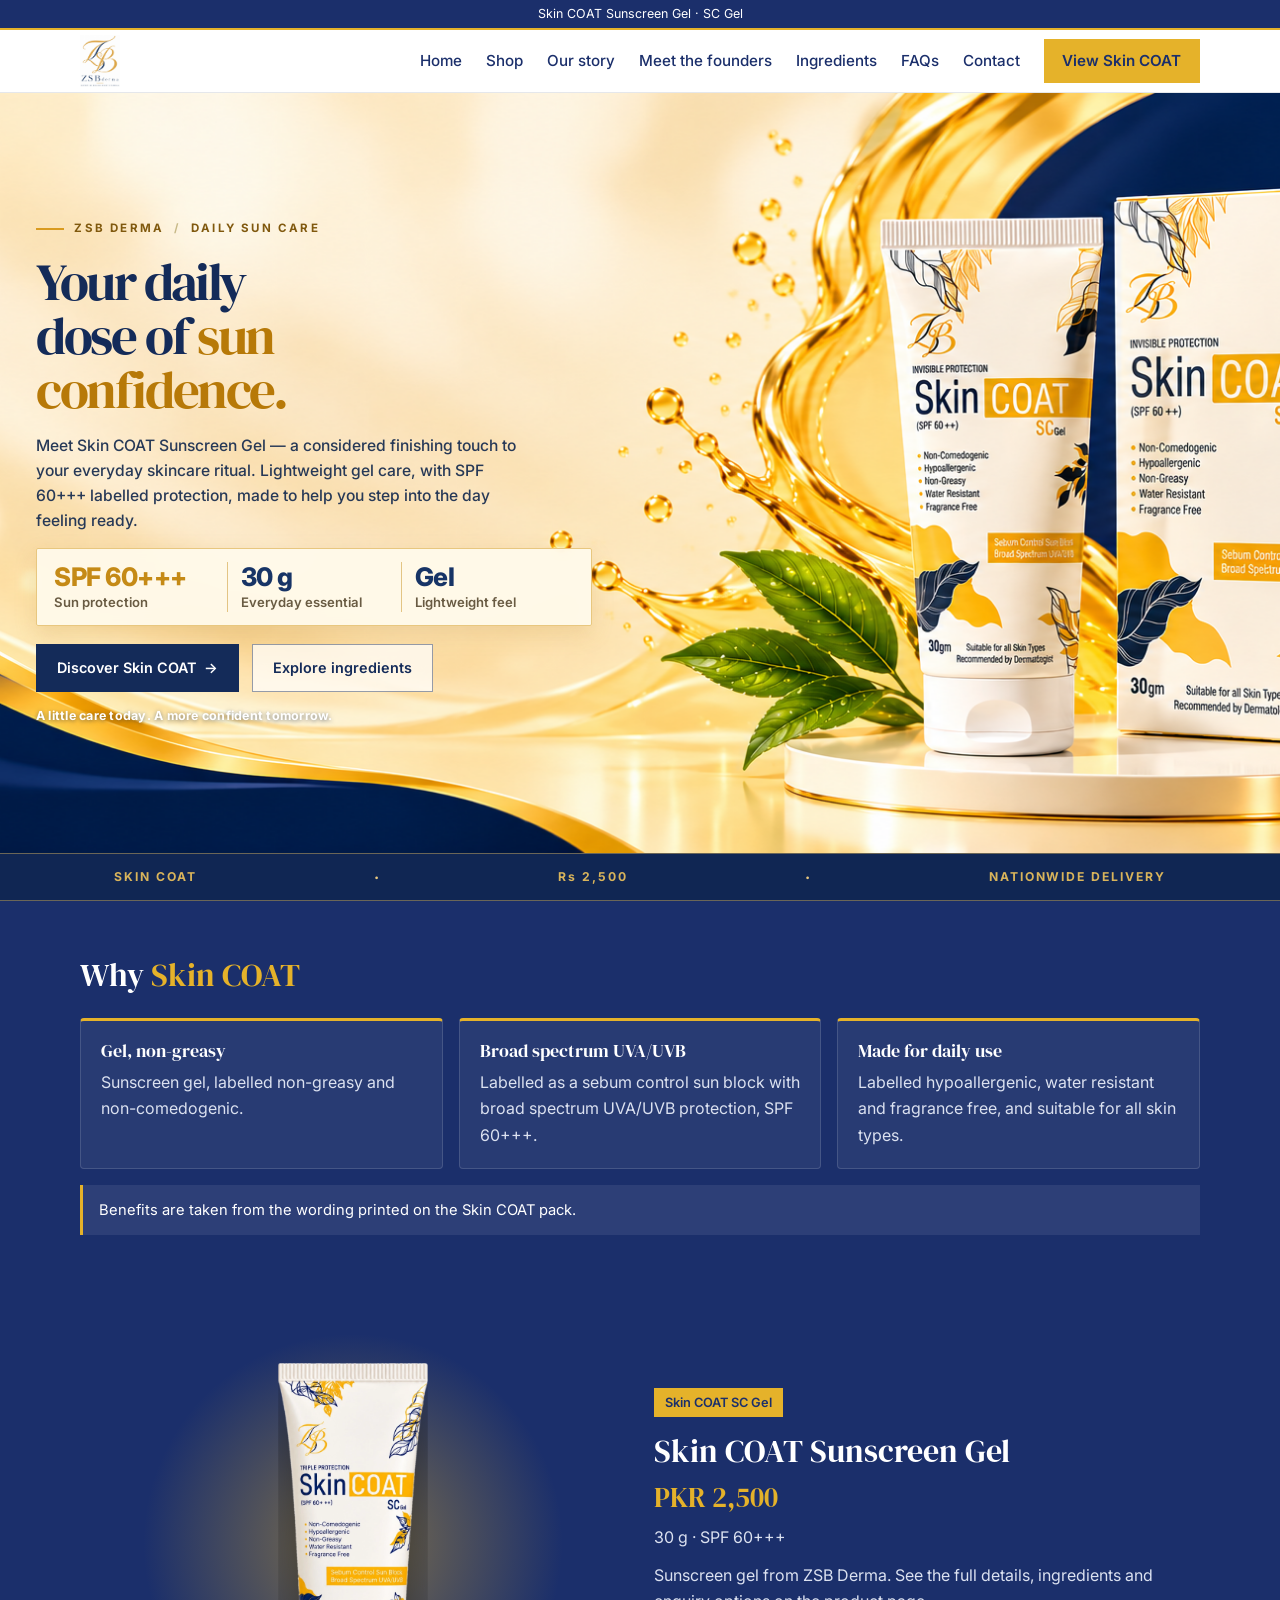
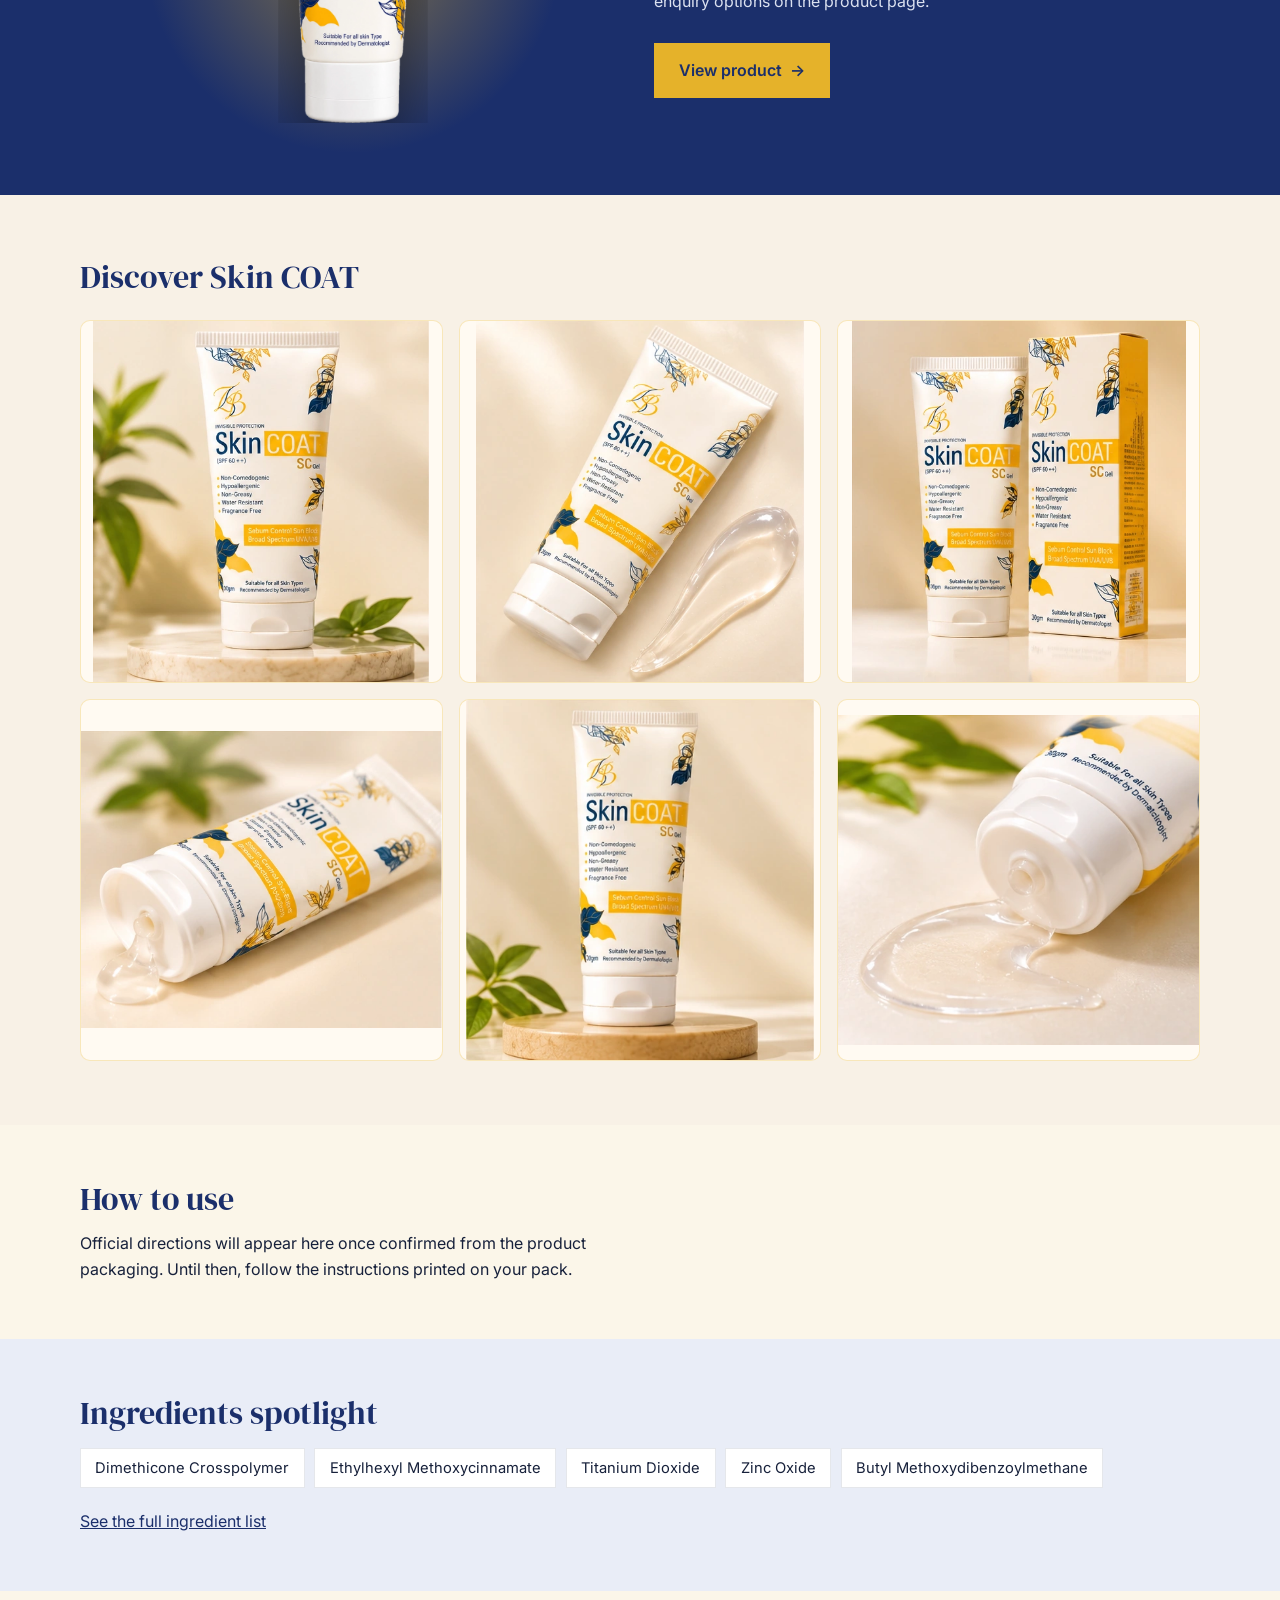
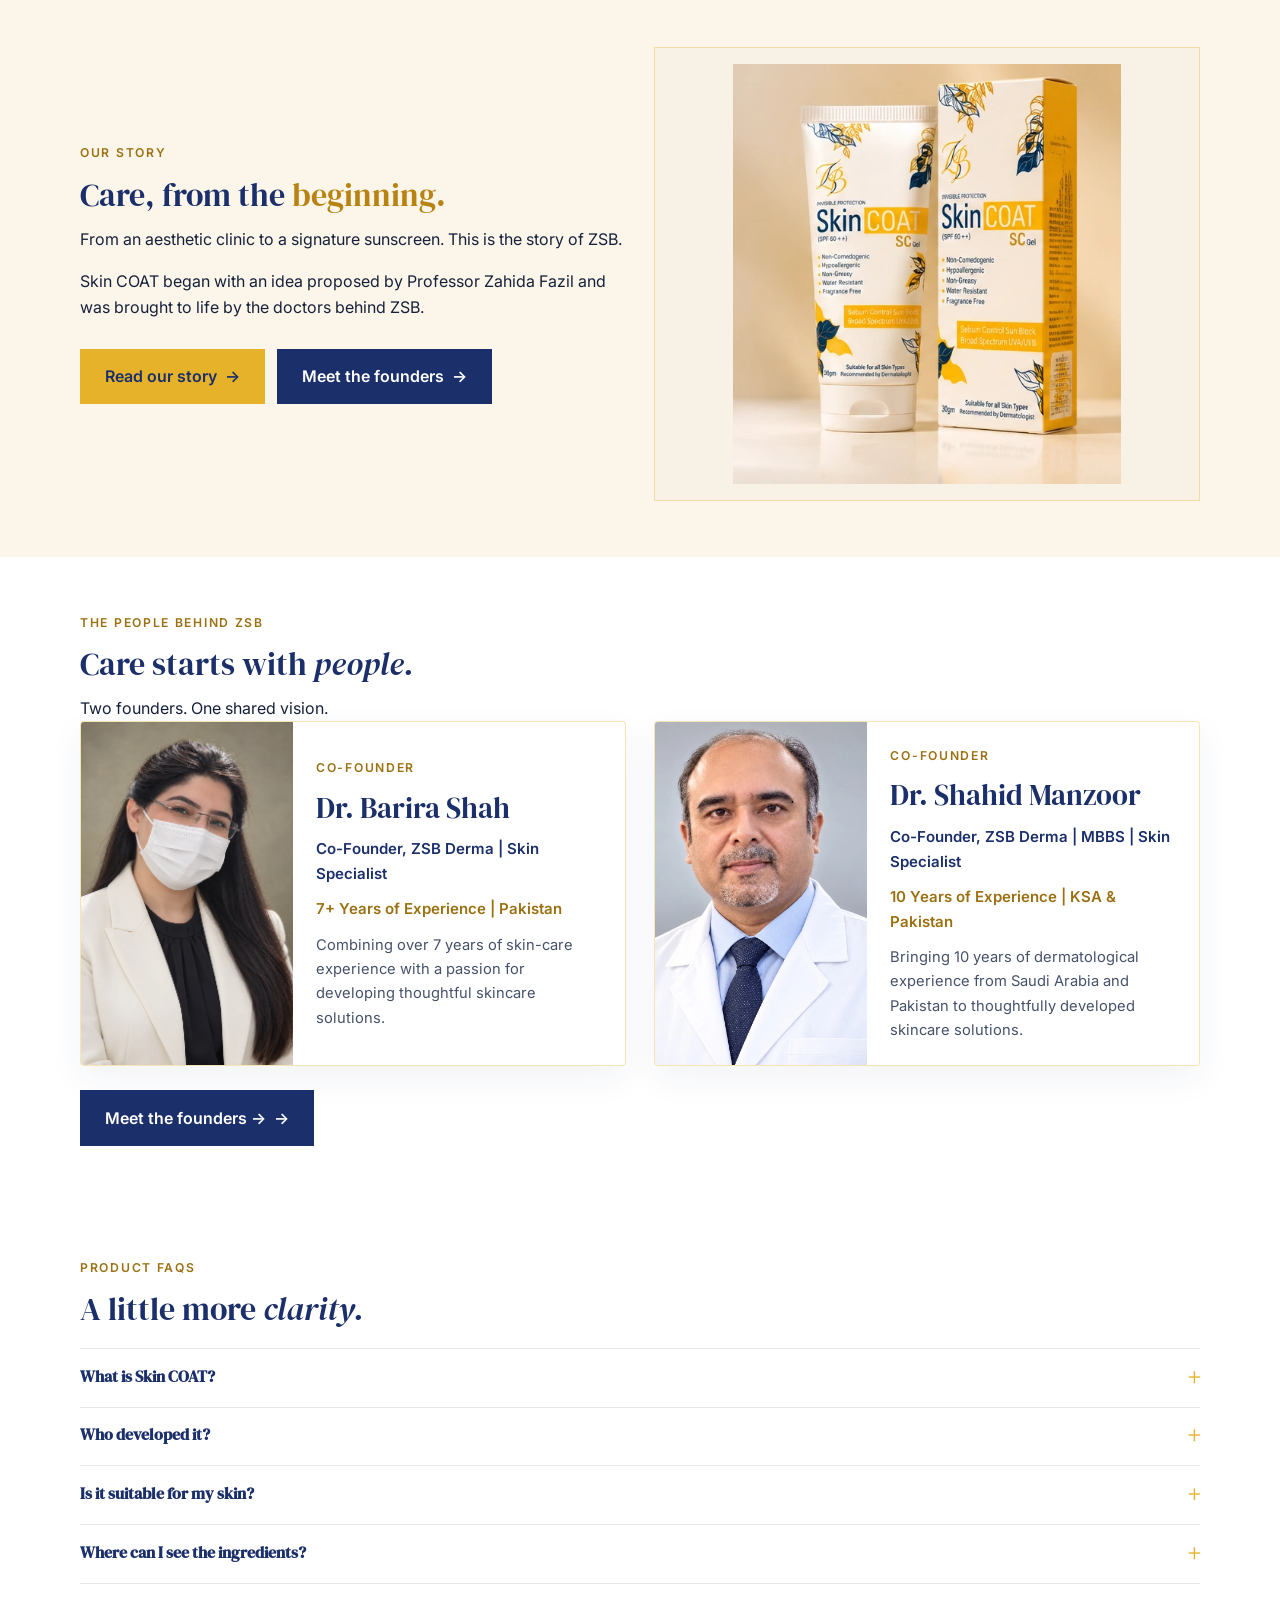
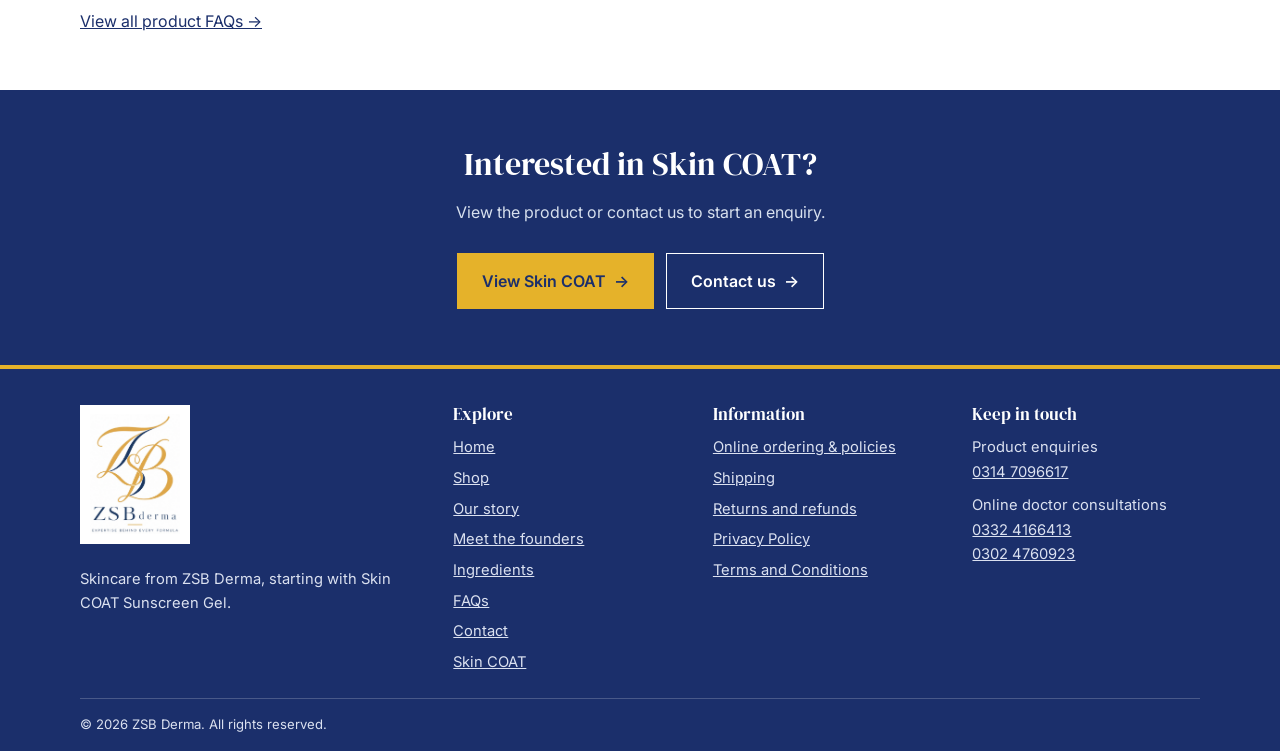
<file: ZSB-Derma-Skin-COAT-Final-Netlify-Ready/index.html>
<!DOCTYPE html><html lang="en"><head><meta charset="utf-8"><meta name="viewport" content="width=device-width,initial-scale=1">
<title>Skin COAT Sunscreen Gel | ZSB Derma</title><meta name="description" content="Skin COAT Sunscreen Gel by ZSB Derma. SPF 60+++, 30 g, PKR 2,500.">
<meta property="og:title" content="Skin COAT Sunscreen Gel | ZSB Derma"><meta property="og:description" content="Skin COAT Sunscreen Gel by ZSB Derma. SPF 60+++, 30 g, PKR 2,500."><meta property="og:type" content="website">
<link rel="preconnect" href="https://fonts.googleapis.com"><link rel="preconnect" href="https://fonts.gstatic.com" crossorigin>
<link href="https://fonts.googleapis.com/css2?family=DM+Serif+Display&family=Inter:wght@400;500;600&display=swap" rel="stylesheet">
<link rel="stylesheet" href="css/style.css"><link rel="stylesheet" href="css/responsive.css"></head><body>
<div class="bar">Skin COAT Sunscreen Gel · SC Gel</div>
<header><div class="wrap nav"><a class="logo" href="index.html" aria-label="ZSB Derma home"><img src="assets/images/logo/zsb-derma-logo.webp" width="775" height="1020" alt="ZSB Derma, expertise behind every formula"></a>
<nav aria-label="Main"><button class="menu-btn" aria-expanded="false" aria-label="Toggle menu">&#9776;</button><ul><li><a href="index.html" aria-current="page">Home</a></li><li><a href="shop.html">Shop</a></li><li><a href="about.html">Our story</a></li><li><a href="founders.html">Meet the founders</a></li><li><a href="ingredients.html">Ingredients</a></li><li><a href="faqs.html">FAQs</a></li><li><a href="contact.html">Contact</a></li><li><a class="btn" href="product.html">View Skin COAT</a></li></ul></nav></div></header>
<main>
<section class="hero hero-reference" aria-labelledby="hero-title">
  <img class="hero-reference-bg" src="assets/images/hero/skin-coat-luxury-display.png" width="1350" height="741" fetchpriority="high" alt="Skin COAT sunscreen gel tube and carton displayed in a luxurious golden skincare setting">
  <div class="wrap hero-in">
    <div class="hero-copy">
      <p class="hero-kicker"><span class="kicker-mark" aria-hidden="true"></span> ZSB DERMA <span class="kicker-divider">/</span> DAILY SUN CARE</p>
      <h1 id="hero-title">Your daily dose of <em>sun confidence.</em></h1>
      <p class="hero-description">Meet Skin COAT Sunscreen Gel — a considered finishing touch to your everyday skincare ritual. Lightweight gel care, with SPF 60+++ labelled protection, made to help you step into the day feeling ready.</p>
      <div class="hero-proof" aria-label="Product details">
        <span><strong>SPF 60+++</strong><small>Sun protection</small></span>
        <span><strong>30 g</strong><small>Everyday essential</small></span>
        <span><strong>Gel</strong><small>Lightweight feel</small></span>
      </div>
      <div class="actions hero-actions">
        <a class="btn" href="product.html">Discover Skin COAT <span aria-hidden="true">→</span></a>
        <a class="btn line" href="ingredients.html">Explore ingredients</a>
      </div>
      <p class="hero-footnote">A little care today. A more confident tomorrow.</p>
    </div>
  </div>
</section>
<section class="skincoat-marquee" aria-label="Skin COAT product and delivery information">
  <div class="skincoat-marquee__track">
    <div class="skincoat-marquee__group">
      <span>SKIN COAT</span><i aria-hidden="true">·</i><span>Rs 2,500</span><i aria-hidden="true">·</i><span>NATIONWIDE DELIVERY</span>
    </div>
    <div class="skincoat-marquee__group" aria-hidden="true">
      <span>SKIN COAT</span><i aria-hidden="true">·</i><span>Rs 2,500</span><i aria-hidden="true">·</i><span>NATIONWIDE DELIVERY</span>
    </div>
  </div>
</section>
<section class="navy"><div class="wrap"><h2>Why <em>Skin COAT</em></h2><div class="cols c3">
<div class="card reveal"><h3>Gel, non-greasy</h3><p>Sunscreen gel, labelled non-greasy and non-comedogenic.</p></div>
<div class="card reveal"><h3>Broad spectrum UVA/UVB</h3><p>Labelled as a sebum control sun block with broad spectrum UVA/UVB protection, SPF 60+++.</p></div>
<div class="card reveal"><h3>Made for daily use</h3><p>Labelled hypoallergenic, water resistant and fragrance free, and suitable for all skin types.</p></div></div>
<p class="note">Benefits are taken from the wording printed on the Skin COAT pack.</p></div></section>
<section class="showcase"><div class="wrap split"><div class="stage"><img class="cut" src="assets/images/products/skin-coat-cutout.webp" width="781" height="1880" alt="Skin COAT Sunscreen Gel 30 g tube"></div><div class="reveal" style="color:#dbe1f0"><span class="pill">Skin COAT SC Gel</span><h2 style="color:#fff">Skin COAT Sunscreen Gel</h2><p class="price" style="color:var(--brand-gold)">PKR 2,500</p><p>30 g &middot; SPF 60+++</p><p class="lead">Sunscreen gel from ZSB Derma. See the full details, ingredients and enquiry options on the product page.</p><div class="actions"><a class="btn" href="product.html">View product</a></div></div></div></section>
<section class="skincoat-gallery" aria-labelledby="skincoat-gallery-title">
  <div class="wrap">
    <h2 id="skincoat-gallery-title">Discover Skin COAT</h2>
    <div class="skincoat-gallery__grid">
      <figure class="skincoat-gallery__item"><img src="assets/images/products/skincoat-product-01.webp" width="513" height="551" loading="lazy" alt="Skin COAT sunscreen gel standing upright on a pedestal"></figure>
      <figure class="skincoat-gallery__item"><img src="assets/images/products/skincoat-product-02.webp" width="501" height="551" loading="lazy" alt="Angled Skin COAT sunscreen gel tube beside a gel texture"></figure>
      <figure class="skincoat-gallery__item"><img src="assets/images/products/skincoat-product-03.webp" width="510" height="551" loading="lazy" alt="Skin COAT sunscreen gel tube with its product carton"></figure>
      <figure class="skincoat-gallery__item"><img src="assets/images/products/skincoat-product-04.webp" width="566" height="466" loading="lazy" alt="Horizontal close-up of the Skin COAT sunscreen gel tube"></figure>
      <figure class="skincoat-gallery__item"><img src="assets/images/products/skincoat-product-05.webp" width="449" height="466" loading="lazy" alt="Skin COAT sunscreen gel standing on a round pedestal"></figure>
      <figure class="skincoat-gallery__item"><img src="assets/images/products/skincoat-product-06.webp" width="510" height="466" loading="lazy" alt="Close-up of Skin COAT gel being dispensed from the tube"></figure>
    </div>
  </div>
</section>
<section class="alt"><div class="wrap"><h2>How to use</h2><p class="lead">Official directions will appear here once confirmed from the product packaging. Until then, follow the instructions printed on your pack.</p></div></section>
<section class="tint"><div class="wrap"><h2>Ingredients spotlight</h2><ul class="chips"><li>Dimethicone Crosspolymer</li><li>Ethylhexyl Methoxycinnamate</li><li>Titanium Dioxide</li><li>Zinc Oxide</li><li>Butyl Methoxydibenzoylmethane</li></ul><p style="margin-top:1.25rem"><a href="ingredients.html">See the full ingredient list</a></p></div></section>
<section class="alt"><div class="wrap story-home split"><div><p class="eyebrow">OUR STORY</p><h2>Care, from the <em>beginning.</em></h2><p class="lead">From an aesthetic clinic to a signature sunscreen. This is the story of ZSB.</p><p style="margin-top:1rem">Skin COAT began with an idea proposed by Professor Zahida Fazil and was brought to life by the doctors behind ZSB.</p><div class="actions"><a class="btn" href="about.html">Read our story</a><a class="btn line" href="founders.html">Meet the founders</a></div></div><div class="story-home__visual"><img src="assets/images/products/skincoat-product-03.webp" loading="lazy" alt="Skin COAT sunscreen gel with its product carton"></div></div></section>
<section class="home-founders-section"><div class="wrap"><p class="eyebrow">THE PEOPLE BEHIND ZSB</p><h2>Care starts with <em>people.</em></h2><p class="lead">Two founders. One shared vision.</p><div class="founder-grid founder-grid--profiles home-founder-profiles">
<article class="founder-card founder-card--profile"><div class="founder-card__image"><img src="assets/images/founders/dr-barira-shah.webp" loading="lazy" alt="Dr. Barira Shah, co-founder of ZSB Derma"></div><div class="founder-card__body"><p class="eyebrow">CO-FOUNDER</p><h2>Dr. Barira Shah</h2><p class="founder-credentials">Co-Founder, ZSB Derma <span aria-hidden="true">|</span> Skin Specialist</p><p class="founder-experience">7+ Years of Experience <span aria-hidden="true">|</span> Pakistan</p><p class="founder-summary">Combining over 7 years of skin-care experience with a passion for developing thoughtful skincare solutions.</p></div></article>
<article class="founder-card founder-card--profile"><div class="founder-card__image"><img src="assets/images/founders/dr-shahid-manzoor.webp" loading="lazy" alt="Dr. Shahid Manzoor, co-founder of ZSB Derma"></div><div class="founder-card__body"><p class="eyebrow">CO-FOUNDER</p><h2>Dr. Shahid Manzoor</h2><p class="founder-credentials">Co-Founder, ZSB Derma <span aria-hidden="true">|</span> MBBS <span aria-hidden="true">|</span> Skin Specialist</p><p class="founder-experience">10 Years of Experience <span aria-hidden="true">|</span> KSA &amp; Pakistan</p><p class="founder-summary">Bringing 10 years of dermatological experience from Saudi Arabia and Pakistan to thoughtfully developed skincare solutions.</p></div></article>
</div><p style="margin-top:1.5rem"><a class="btn line" href="founders.html">Meet the founders <span aria-hidden="true">→</span></a></p></div></section>
<section><div class="wrap"><p class="eyebrow">PRODUCT FAQS</p><h2>A little more <em>clarity.</em></h2><div class="faq"><h3 style="font-size:1rem"><button aria-expanded="false" aria-controls="home-f0" id="home-b0">What is Skin COAT?</button></h3><div class="a" id="home-f0" role="region" aria-labelledby="home-b0"><div><p>Skin COAT is a gel-based, non-greasy, fragrance-free sunscreen for everyday sun protection.</p></div></div><h3 style="font-size:1rem"><button aria-expanded="false" aria-controls="home-f1" id="home-b1">Who developed it?</button></h3><div class="a" id="home-f1" role="region" aria-labelledby="home-b1"><div><p>Dr. Barira Shah and Dr. Shahid Manzoor developed Skin COAT and co-run Glow Creations Clinic. The original idea was proposed by Professor Zahida Fazil.</p></div></div><h3 style="font-size:1rem"><button aria-expanded="false" aria-controls="home-f2" id="home-b2">Is it suitable for my skin?</button></h3><div class="a" id="home-f2" role="region" aria-labelledby="home-b2"><div><p>Skin COAT is labelled as suitable for all skin types, though individual responses may vary. Review the ingredients and seek personalised advice if needed.</p></div></div><h3 style="font-size:1rem"><button aria-expanded="false" aria-controls="home-f3" id="home-b3">Where can I see the ingredients?</button></h3><div class="a" id="home-f3" role="region" aria-labelledby="home-b3"><div><p>Visit the Ingredients page and refer to your product pack for directions and cautions.</p></div></div></div><p style="margin-top:1.5rem"><a href="faqs.html">View all product FAQs →</a></p></div></section><section class="cta"><div class="wrap reveal"><h2>Interested in Skin COAT?</h2><p style="margin-top:1rem">View the product or contact us to start an enquiry.</p><div class="actions"><a class="btn gold" href="product.html">View Skin COAT</a><a class="btn line" style="color:#fff!important;border-color:#fff" href="contact.html">Contact us</a></div></div></section></main>
<footer><div class="wrap"><div class="fgrid"><div><a class="flogo" href="index.html"><img src="assets/images/logo/zsb-derma-logo.webp" width="775" height="1020" loading="lazy" alt="ZSB Derma"></a><p style="margin-top:1rem">Skincare from ZSB Derma, starting with Skin COAT Sunscreen Gel.</p></div>
<div><h3>Explore</h3><ul><li><a href="index.html">Home</a></li><li><a href="shop.html">Shop</a></li><li><a href="about.html">Our story</a></li><li><a href="founders.html">Meet the founders</a></li><li><a href="ingredients.html">Ingredients</a></li><li><a href="faqs.html">FAQs</a></li><li><a href="contact.html">Contact</a></li><li><a href="product.html">Skin COAT</a></li></ul></div>
<div><h3>Information</h3><ul><li><a href="policies.html">Online ordering &amp; policies</a></li><li><a href="shipping.html">Shipping</a></li><li><a href="returns.html">Returns and refunds</a></li><li><a href="privacy-policy.html">Privacy Policy</a></li><li><a href="terms.html">Terms and Conditions</a></li></ul></div>
<div><h3>Keep in touch</h3><p>Product enquiries<br><a href="tel:+923147096617">0314 7096617</a></p><p style="margin-top:.6rem">Online doctor consultations<br><a href="tel:+923324166413">0332 4166413</a><br><a href="tel:+923024760923">0302 4760923</a></p></div></div>
<p class="copy">&copy; 2026 ZSB Derma. All rights reserved.</p></div></footer>
<button id="top" aria-label="Back to top">&uarr;</button><script src="js/main.js"></script></body></html>
</file>
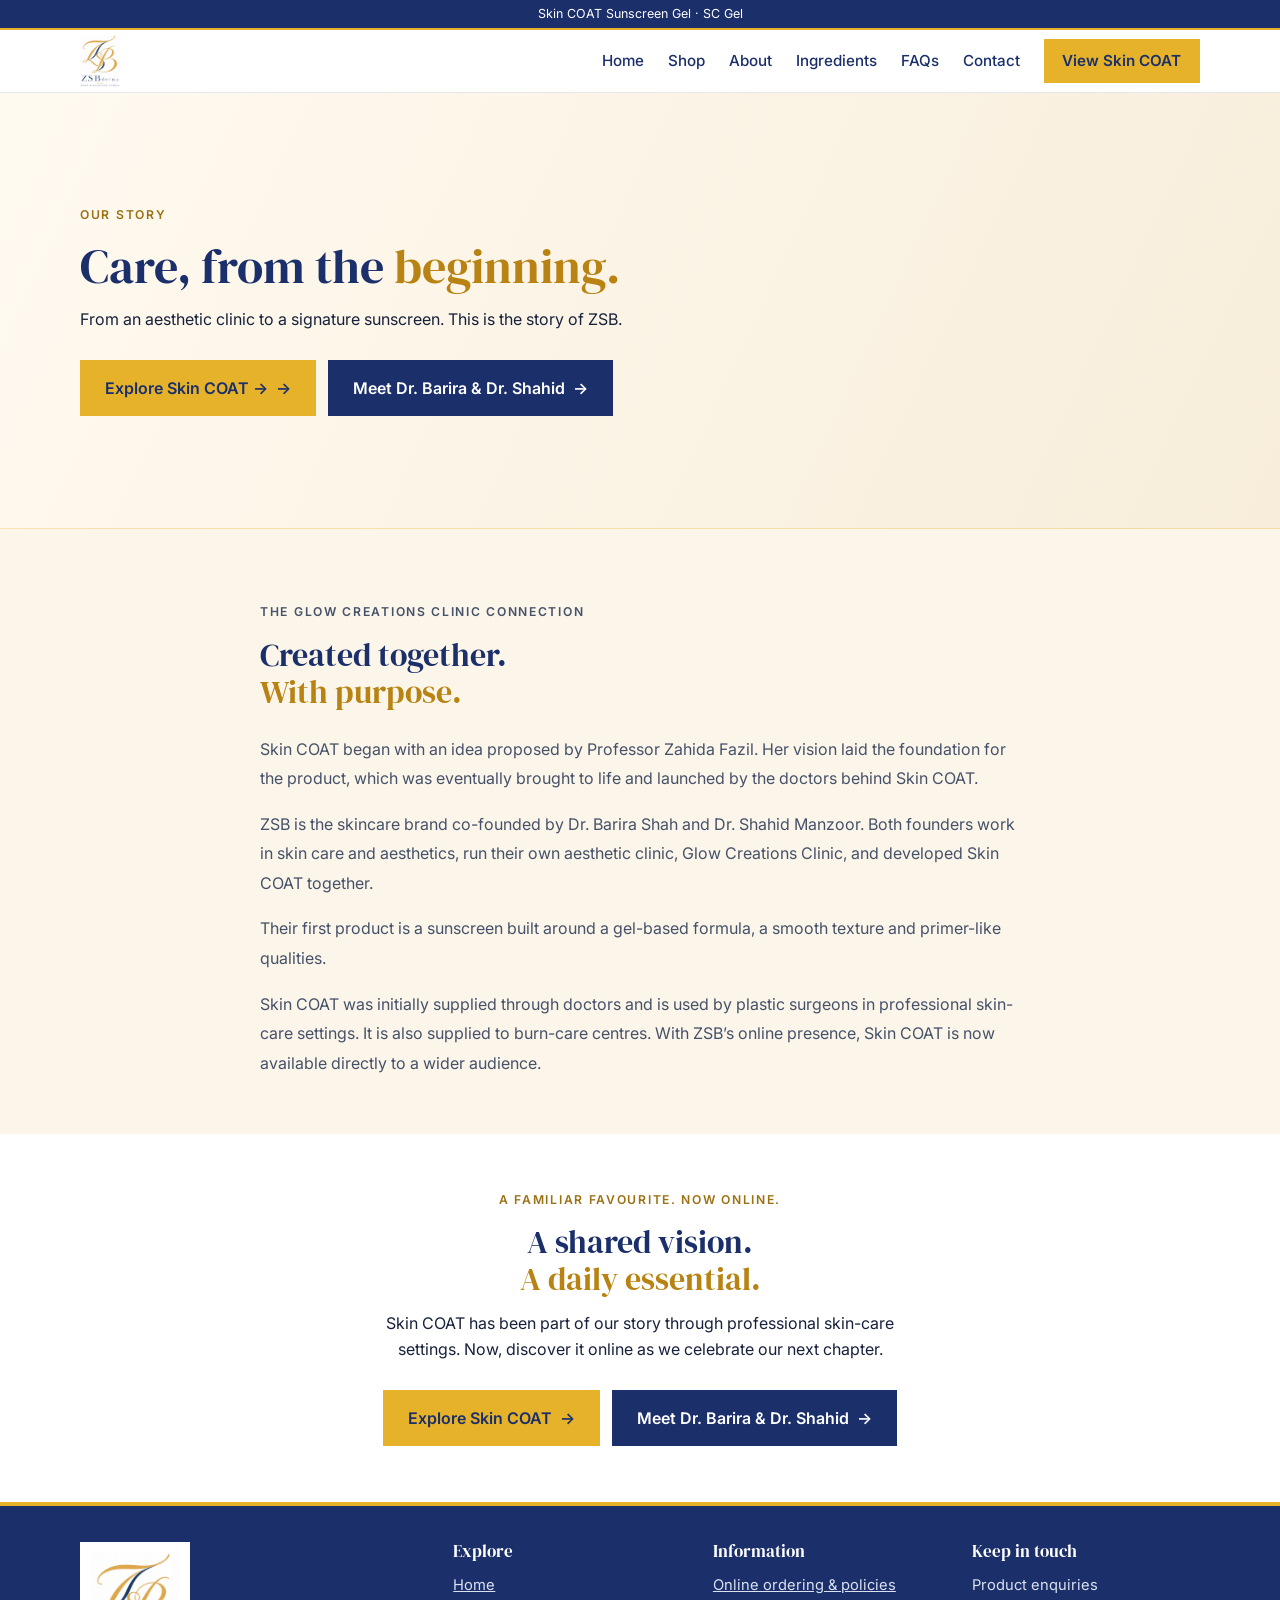
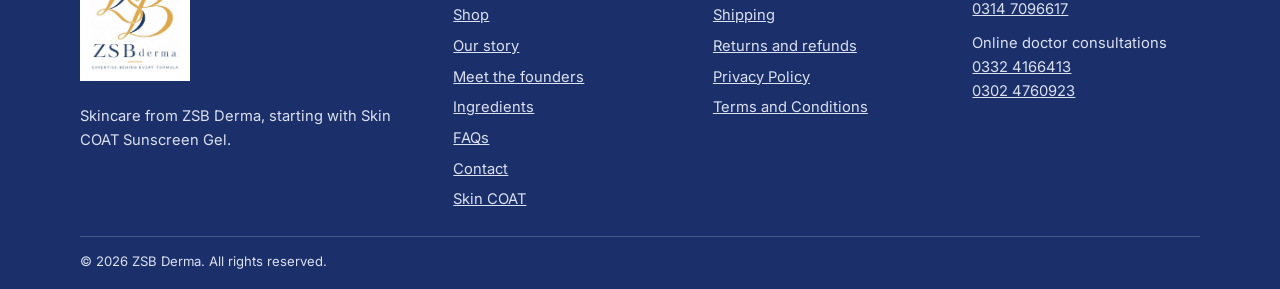
<file: ZSB-Derma-Skin-COAT-Final-Netlify-Ready/about.html>
<!DOCTYPE html><html lang="en"><head><meta charset="utf-8"><meta name="viewport" content="width=device-width,initial-scale=1">
<title>About ZSB Derma | ZSB Derma</title><meta name="description" content="About ZSB Derma, the skincare brand behind Skin COAT Sunscreen Gel.">
<meta property="og:title" content="About ZSB Derma | ZSB Derma"><meta property="og:description" content="About ZSB Derma, the skincare brand behind Skin COAT Sunscreen Gel."><meta property="og:type" content="website">
<link rel="preconnect" href="https://fonts.googleapis.com"><link rel="preconnect" href="https://fonts.gstatic.com" crossorigin>
<link href="https://fonts.googleapis.com/css2?family=DM+Serif+Display&family=Inter:wght@400;500;600&display=swap" rel="stylesheet">
<link rel="stylesheet" href="css/style.css"><link rel="stylesheet" href="css/responsive.css"></head><body>
<div class="bar">Skin COAT Sunscreen Gel · SC Gel</div>
<header><div class="wrap nav"><a class="logo" href="index.html" aria-label="ZSB Derma home"><img src="assets/images/logo/zsb-derma-logo.webp" width="775" height="1020" alt="ZSB Derma, expertise behind every formula"></a>
<nav aria-label="Main"><button class="menu-btn" aria-expanded="false" aria-label="Toggle menu">&#9776;</button><ul><li><a href="index.html">Home</a></li><li><a href="shop.html">Shop</a></li><li><a href="about.html" aria-current="page">About</a></li><li><a href="ingredients.html">Ingredients</a></li><li><a href="faqs.html">FAQs</a></li><li><a href="contact.html">Contact</a></li><li><a class="btn" href="product.html">View Skin COAT</a></li></ul></nav></div></header>
<main>
<section class="story-hero"><div class="wrap story-hero__inner"><p class="eyebrow">OUR STORY</p><h1>Care, from the <em>beginning.</em></h1><p class="lead">From an aesthetic clinic to a signature sunscreen. This is the story of ZSB.</p><div class="actions"><a class="btn" href="product.html">Explore Skin COAT <span aria-hidden="true">→</span></a><a class="btn line" href="founders.html">Meet Dr. Barira &amp; Dr. Shahid</a></div></div></section>
<section class="alt"><div class="wrap story-copy"><p class="eyebrow">THE GLOW CREATIONS CLINIC CONNECTION</p><h2>Created together.<br><em>With purpose.</em></h2><p>Skin COAT began with an idea proposed by Professor Zahida Fazil. Her vision laid the foundation for the product, which was eventually brought to life and launched by the doctors behind Skin COAT.</p><p>ZSB is the skincare brand co-founded by Dr. Barira Shah and Dr. Shahid Manzoor. Both founders work in skin care and aesthetics, run their own aesthetic clinic, Glow Creations Clinic, and developed Skin COAT together.</p><p>Their first product is a sunscreen built around a gel-based formula, a smooth texture and primer-like qualities.</p><p>Skin COAT was initially supplied through doctors and is used by plastic surgeons in professional skin-care settings. It is also supplied to burn-care centres. With ZSB’s online presence, Skin COAT is now available directly to a wider audience.</p></div></section>
<section><div class="wrap story-closing"><p class="eyebrow">A FAMILIAR FAVOURITE. NOW ONLINE.</p><h2>A shared vision.<br><em>A daily essential.</em></h2><p class="lead">Skin COAT has been part of our story through professional skin-care settings. Now, discover it online as we celebrate our next chapter.</p><div class="actions"><a class="btn" href="product.html">Explore Skin COAT</a><a class="btn line" href="founders.html">Meet Dr. Barira &amp; Dr. Shahid</a></div></div></section>
</main>
<footer><div class="wrap"><div class="fgrid"><div><a class="flogo" href="index.html"><img src="assets/images/logo/zsb-derma-logo.webp" width="775" height="1020" loading="lazy" alt="ZSB Derma"></a><p style="margin-top:1rem">Skincare from ZSB Derma, starting with Skin COAT Sunscreen Gel.</p></div>
<div><h3>Explore</h3><ul><li><a href="index.html">Home</a></li><li><a href="shop.html">Shop</a></li><li><a href="about.html">Our story</a></li><li><a href="founders.html">Meet the founders</a></li><li><a href="ingredients.html">Ingredients</a></li><li><a href="faqs.html">FAQs</a></li><li><a href="contact.html">Contact</a></li><li><a href="product.html">Skin COAT</a></li></ul></div>
<div><h3>Information</h3><ul><li><a href="policies.html">Online ordering &amp; policies</a></li><li><a href="shipping.html">Shipping</a></li><li><a href="returns.html">Returns and refunds</a></li><li><a href="privacy-policy.html">Privacy Policy</a></li><li><a href="terms.html">Terms and Conditions</a></li></ul></div>
<div><h3>Keep in touch</h3><p>Product enquiries<br><a href="tel:+923147096617">0314 7096617</a></p><p style="margin-top:.6rem">Online doctor consultations<br><a href="tel:+923324166413">0332 4166413</a><br><a href="tel:+923024760923">0302 4760923</a></p></div></div>
<p class="copy">&copy; 2026 ZSB Derma. All rights reserved.</p></div></footer>
<button id="top" aria-label="Back to top">&uarr;</button><script src="js/main.js"></script></body></html>
</file>
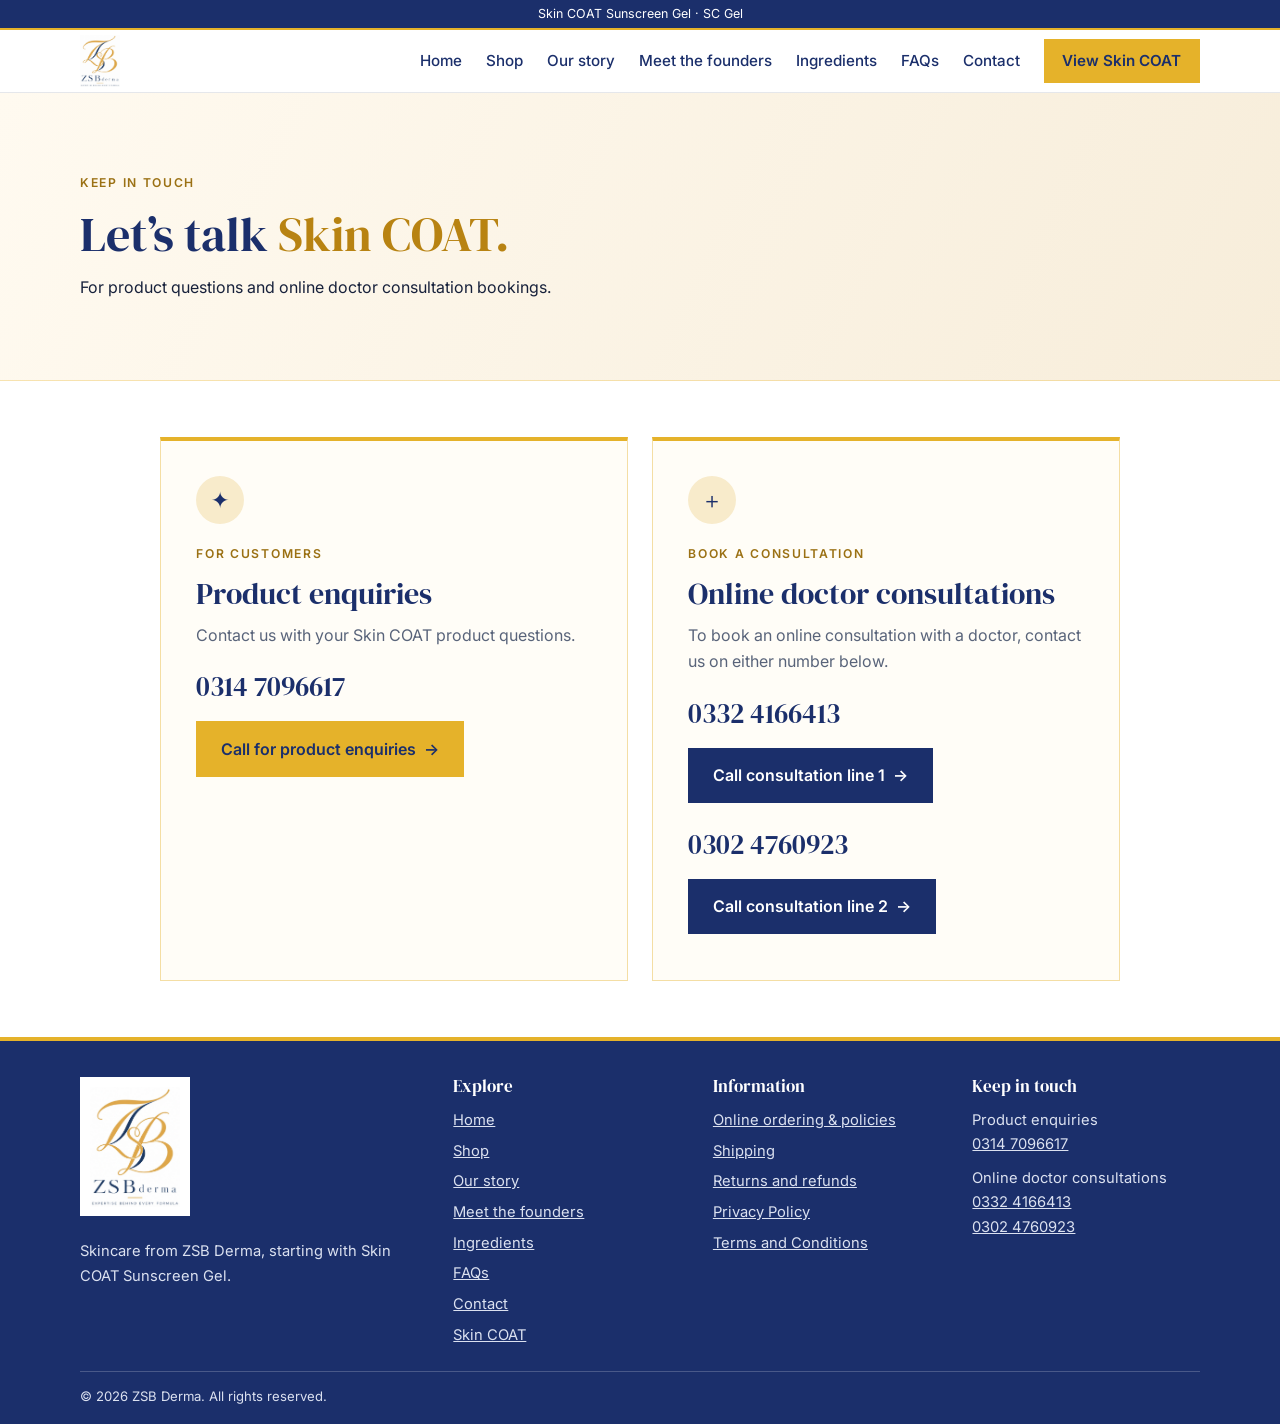
<file: ZSB-Derma-Skin-COAT-Final-Netlify-Ready/contact.html>
<!DOCTYPE html><html lang="en"><head><meta charset="utf-8"><meta name="viewport" content="width=device-width,initial-scale=1">
<title>Contact | ZSB Derma</title><meta name="description" content="Contact ZSB Derma about Skin COAT Sunscreen Gel.">
<meta property="og:title" content="Contact | ZSB Derma"><meta property="og:description" content="Contact ZSB Derma about Skin COAT Sunscreen Gel."><meta property="og:type" content="website">
<link rel="preconnect" href="https://fonts.googleapis.com"><link rel="preconnect" href="https://fonts.gstatic.com" crossorigin>
<link href="https://fonts.googleapis.com/css2?family=DM+Serif+Display&family=Inter:wght@400;500;600&display=swap" rel="stylesheet">
<link rel="stylesheet" href="css/style.css"><link rel="stylesheet" href="css/responsive.css"></head><body>
<div class="bar">Skin COAT Sunscreen Gel · SC Gel</div>
<header><div class="wrap nav"><a class="logo" href="index.html" aria-label="ZSB Derma home"><img src="assets/images/logo/zsb-derma-logo.webp" width="775" height="1020" alt="ZSB Derma, expertise behind every formula"></a>
<nav aria-label="Main"><button class="menu-btn" aria-expanded="false" aria-label="Toggle menu">&#9776;</button><ul><li><a href="index.html">Home</a></li><li><a href="shop.html">Shop</a></li><li><a href="about.html">Our story</a></li><li><a href="founders.html">Meet the founders</a></li><li><a href="ingredients.html">Ingredients</a></li><li><a href="faqs.html">FAQs</a></li><li><a href="contact.html" aria-current="page">Contact</a></li><li><a class="btn" href="product.html">View Skin COAT</a></li></ul></nav></div></header>
<main><section class="story-hero story-hero--compact"><div class="wrap story-hero__inner"><p class="eyebrow">KEEP IN TOUCH</p><h1>Let’s talk <em>Skin COAT.</em></h1><p class="lead">For product questions and online doctor consultation bookings.</p></div></section>
<section><div class="wrap contact-grid"><article class="contact-card"><div class="contact-icon" aria-hidden="true">✦</div><p class="eyebrow">FOR CUSTOMERS</p><h2>Product enquiries</h2><p>Contact us with your Skin COAT product questions.</p><a class="contact-number" href="tel:+923147096617">0314 7096617</a><a class="btn" href="tel:+923147096617">Call for product enquiries</a></article>
<article class="contact-card"><div class="contact-icon" aria-hidden="true">＋</div><p class="eyebrow">BOOK A CONSULTATION</p><h2>Online doctor consultations</h2><p>To book an online consultation with a doctor, contact us on either number below.</p><a class="contact-number" href="tel:+923324166413">0332 4166413</a><a class="btn line" href="tel:+923324166413">Call consultation line 1</a><a class="contact-number contact-number--secondary" href="tel:+923024760923">0302 4760923</a><a class="btn line" href="tel:+923024760923">Call consultation line 2</a></article></div></section></main>
<footer><div class="wrap"><div class="fgrid"><div><a class="flogo" href="index.html"><img src="assets/images/logo/zsb-derma-logo.webp" width="775" height="1020" loading="lazy" alt="ZSB Derma"></a><p style="margin-top:1rem">Skincare from ZSB Derma, starting with Skin COAT Sunscreen Gel.</p></div>
<div><h3>Explore</h3><ul><li><a href="index.html">Home</a></li><li><a href="shop.html">Shop</a></li><li><a href="about.html">Our story</a></li><li><a href="founders.html">Meet the founders</a></li><li><a href="ingredients.html">Ingredients</a></li><li><a href="faqs.html">FAQs</a></li><li><a href="contact.html">Contact</a></li><li><a href="product.html">Skin COAT</a></li></ul></div>
<div><h3>Information</h3><ul><li><a href="policies.html">Online ordering &amp; policies</a></li><li><a href="shipping.html">Shipping</a></li><li><a href="returns.html">Returns and refunds</a></li><li><a href="privacy-policy.html">Privacy Policy</a></li><li><a href="terms.html">Terms and Conditions</a></li></ul></div>
<div><h3>Keep in touch</h3><p>Product enquiries<br><a href="tel:+923147096617">0314 7096617</a></p><p style="margin-top:.6rem">Online doctor consultations<br><a href="tel:+923324166413">0332 4166413</a><br><a href="tel:+923024760923">0302 4760923</a></p></div></div>
<p class="copy">&copy; 2026 ZSB Derma. All rights reserved.</p></div></footer>
<button id="top" aria-label="Back to top">&uarr;</button><script src="js/main.js"></script></body></html>
</file>
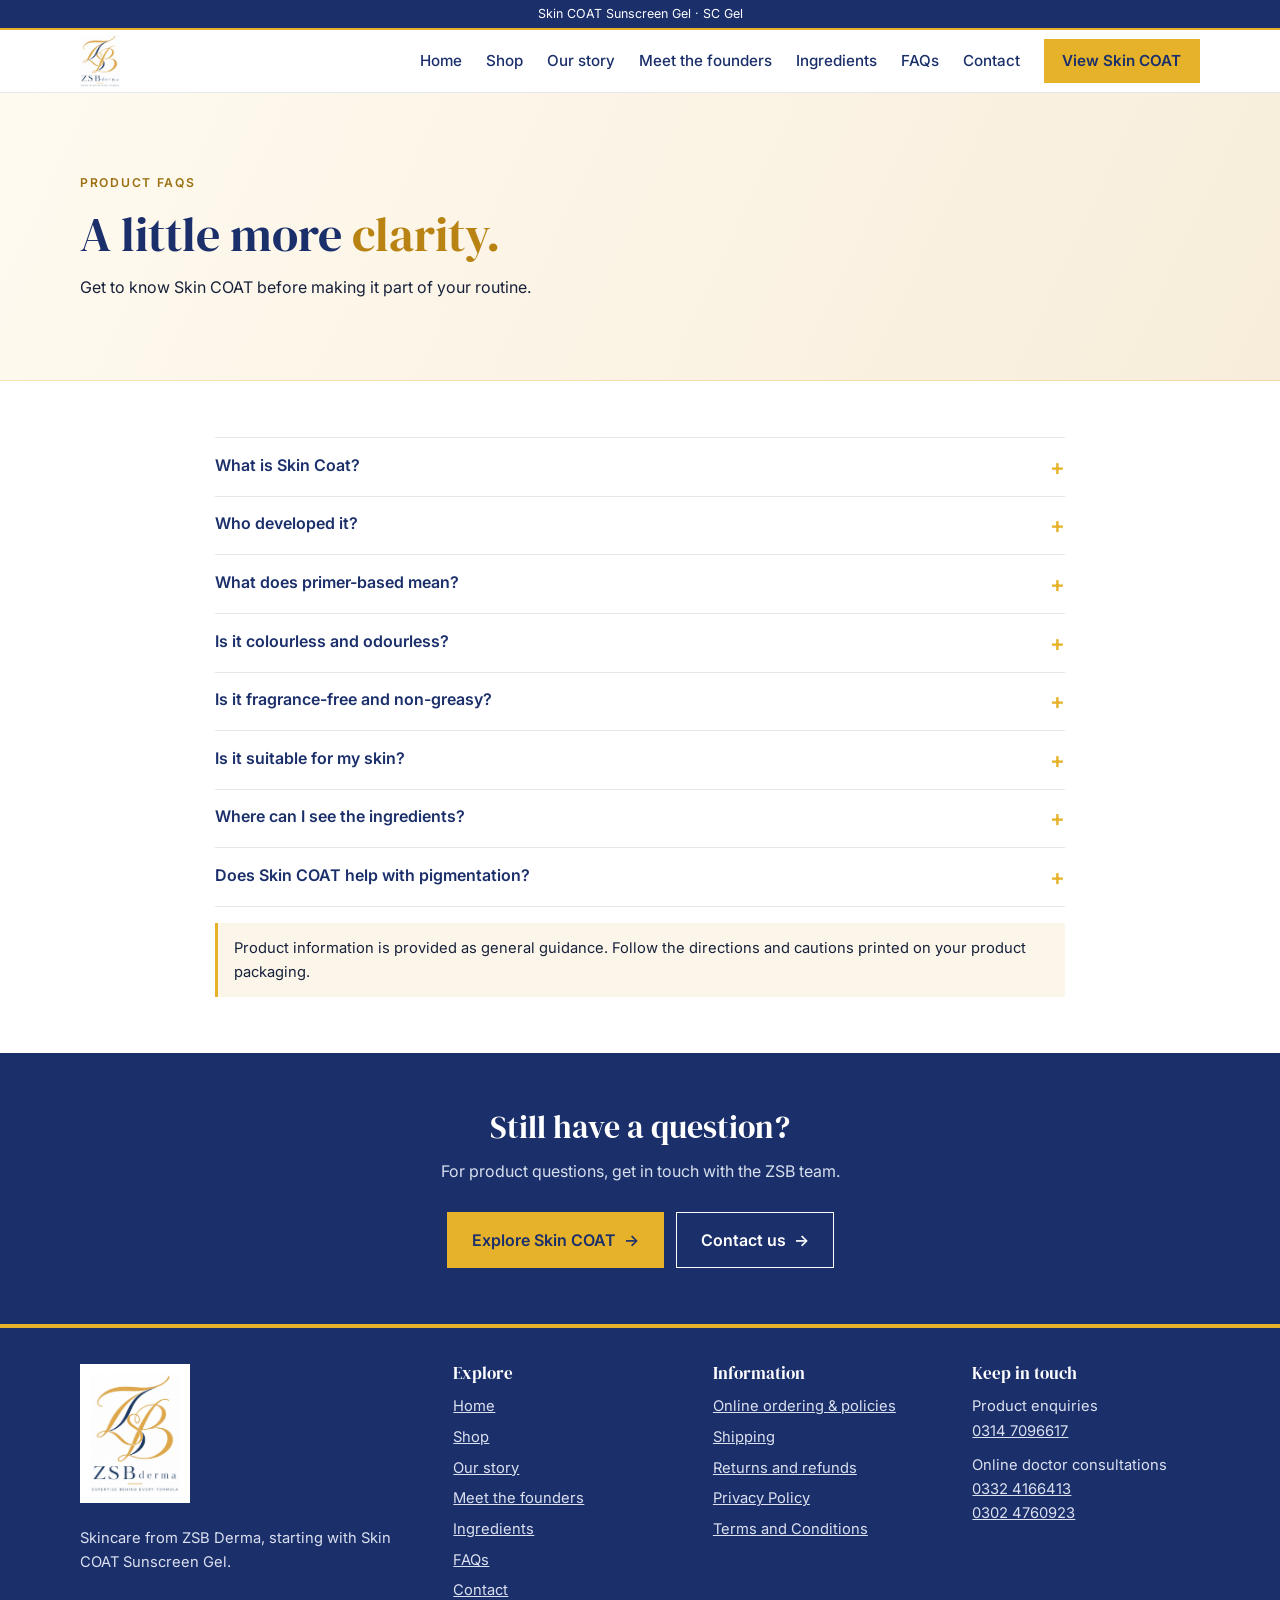
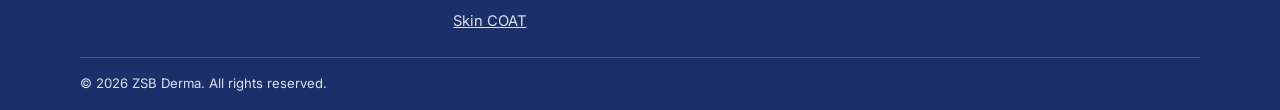
<file: ZSB-Derma-Skin-COAT-Final-Netlify-Ready/faqs.html>
<!DOCTYPE html><html lang="en"><head><meta charset="utf-8"><meta name="viewport" content="width=device-width,initial-scale=1">
<title>FAQs | ZSB Derma</title><meta name="description" content="Frequently asked questions about Skin COAT Sunscreen Gel and ordering.">
<meta property="og:title" content="FAQs | ZSB Derma"><meta property="og:description" content="Frequently asked questions about Skin COAT Sunscreen Gel and ordering."><meta property="og:type" content="website">
<link rel="preconnect" href="https://fonts.googleapis.com"><link rel="preconnect" href="https://fonts.gstatic.com" crossorigin>
<link href="https://fonts.googleapis.com/css2?family=DM+Serif+Display&family=Inter:wght@400;500;600&display=swap" rel="stylesheet">
<link rel="stylesheet" href="css/style.css"><link rel="stylesheet" href="css/responsive.css"></head><body>
<div class="bar">Skin COAT Sunscreen Gel · SC Gel</div>
<header><div class="wrap nav"><a class="logo" href="index.html" aria-label="ZSB Derma home"><img src="assets/images/logo/zsb-derma-logo.webp" width="775" height="1020" alt="ZSB Derma, expertise behind every formula"></a>
<nav aria-label="Main"><button class="menu-btn" aria-expanded="false" aria-label="Toggle menu">&#9776;</button><ul><li><a href="index.html">Home</a></li><li><a href="shop.html">Shop</a></li><li><a href="about.html">Our story</a></li><li><a href="founders.html">Meet the founders</a></li><li><a href="ingredients.html">Ingredients</a></li><li><a href="faqs.html" aria-current="page">FAQs</a></li><li><a href="contact.html">Contact</a></li><li><a class="btn" href="product.html">View Skin COAT</a></li></ul></nav></div></header>
<main><section class="story-hero story-hero--compact"><div class="wrap story-hero__inner"><p class="eyebrow">PRODUCT FAQS</p><h1>A little more <em>clarity.</em></h1><p class="lead">Get to know Skin COAT before making it part of your routine.</p></div></section><section><div class="wrap faq-wrap"><div class="faq"><h3 style="font-size:1rem"><button aria-expanded="false" aria-controls="faq-a0" id="faq-q0">What is Skin Coat?</button></h3><div class="a" id="faq-a0" role="region" aria-labelledby="faq-q0"><div><p>Skin COAT is your skin’s everyday sunshine companion. It is a gel-based, non-greasy, fragrance-free sunscreen for every season. Wear it on its own or under makeup, and make sun protection an easy step in your routine.</p></div></div><h3 style="font-size:1rem"><button aria-expanded="false" aria-controls="faq-a1" id="faq-q1">Who developed it?</button></h3><div class="a" id="faq-a1" role="region" aria-labelledby="faq-q1"><div><p>Dr. Barira Shah and Dr. Shahid Manzoor developed Skin COAT. They are the founders of ZSB and co-run Glow Creations Clinic. The product idea was originally proposed by Professor Zahida Fazil.</p></div></div><h3 style="font-size:1rem"><button aria-expanded="false" aria-controls="faq-a2" id="faq-q2">What does primer-based mean?</button></h3><div class="a" id="faq-a2" role="region" aria-labelledby="faq-q2"><div><p>Skin COAT’s primer-like formula is designed to provide sun protection and a smooth base for makeup. Depending on your skin and makeup routine, it may help you skip a separate primer.</p></div></div><h3 style="font-size:1rem"><button aria-expanded="false" aria-controls="faq-a3" id="faq-q3">Is it colourless and odourless?</button></h3><div class="a" id="faq-a3" role="region" aria-labelledby="faq-q3"><div><p>Yes, Skin COAT is described as colourless and odourless.</p></div></div><h3 style="font-size:1rem"><button aria-expanded="false" aria-controls="faq-a4" id="faq-q4">Is it fragrance-free and non-greasy?</button></h3><div class="a" id="faq-a4" role="region" aria-labelledby="faq-q4"><div><p>Yes, Skin COAT is described as fragrance-free and non-greasy.</p></div></div><h3 style="font-size:1rem"><button aria-expanded="false" aria-controls="faq-a5" id="faq-q5">Is it suitable for my skin?</button></h3><div class="a" id="faq-a5" role="region" aria-labelledby="faq-q5"><div><p>Skin COAT is labelled as suitable for all skin types, though individual responses may vary. Review the ingredients and seek personalised advice if you have sensitive, damaged or recently treated skin.</p></div></div><h3 style="font-size:1rem"><button aria-expanded="false" aria-controls="faq-a6" id="faq-q6">Where can I see the ingredients?</button></h3><div class="a" id="faq-a6" role="region" aria-labelledby="faq-q6"><div><p>The product page lists the ingredients. Always refer to your physical product pack for directions and cautions.</p></div></div><h3 style="font-size:1rem"><button aria-expanded="false" aria-controls="faq-a7" id="faq-q7">Does Skin COAT help with pigmentation?</button></h3><div class="a" id="faq-a7" role="region" aria-labelledby="faq-q7"><div><p>Consistent sunscreen use helps protect skin from sun exposure that can worsen dark spots and uneven skin tone. Skin COAT can be part of a daily sun-protection routine; it should not be considered a standalone pigmentation treatment.</p></div></div></div><p class="note">Product information is provided as general guidance. Follow the directions and cautions printed on your product packaging.</p></div></section><section class="cta"><div class="wrap"><h2>Still have a question?</h2><p class="lead" style="margin-inline:auto">For product questions, get in touch with the ZSB team.</p><div class="actions"><a class="btn gold" href="product.html">Explore Skin COAT</a><a class="btn line" style="color:#fff!important;border-color:#fff" href="contact.html">Contact us</a></div></div></section></main>
<footer><div class="wrap"><div class="fgrid"><div><a class="flogo" href="index.html"><img src="assets/images/logo/zsb-derma-logo.webp" width="775" height="1020" loading="lazy" alt="ZSB Derma"></a><p style="margin-top:1rem">Skincare from ZSB Derma, starting with Skin COAT Sunscreen Gel.</p></div>
<div><h3>Explore</h3><ul><li><a href="index.html">Home</a></li><li><a href="shop.html">Shop</a></li><li><a href="about.html">Our story</a></li><li><a href="founders.html">Meet the founders</a></li><li><a href="ingredients.html">Ingredients</a></li><li><a href="faqs.html">FAQs</a></li><li><a href="contact.html">Contact</a></li><li><a href="product.html">Skin COAT</a></li></ul></div>
<div><h3>Information</h3><ul><li><a href="policies.html">Online ordering &amp; policies</a></li><li><a href="shipping.html">Shipping</a></li><li><a href="returns.html">Returns and refunds</a></li><li><a href="privacy-policy.html">Privacy Policy</a></li><li><a href="terms.html">Terms and Conditions</a></li></ul></div>
<div><h3>Keep in touch</h3><p>Product enquiries<br><a href="tel:+923147096617">0314 7096617</a></p><p style="margin-top:.6rem">Online doctor consultations<br><a href="tel:+923324166413">0332 4166413</a><br><a href="tel:+923024760923">0302 4760923</a></p></div></div>
<p class="copy">&copy; 2026 ZSB Derma. All rights reserved.</p></div></footer>
<button id="top" aria-label="Back to top">&uarr;</button><script src="js/main.js"></script></body></html>
</file>
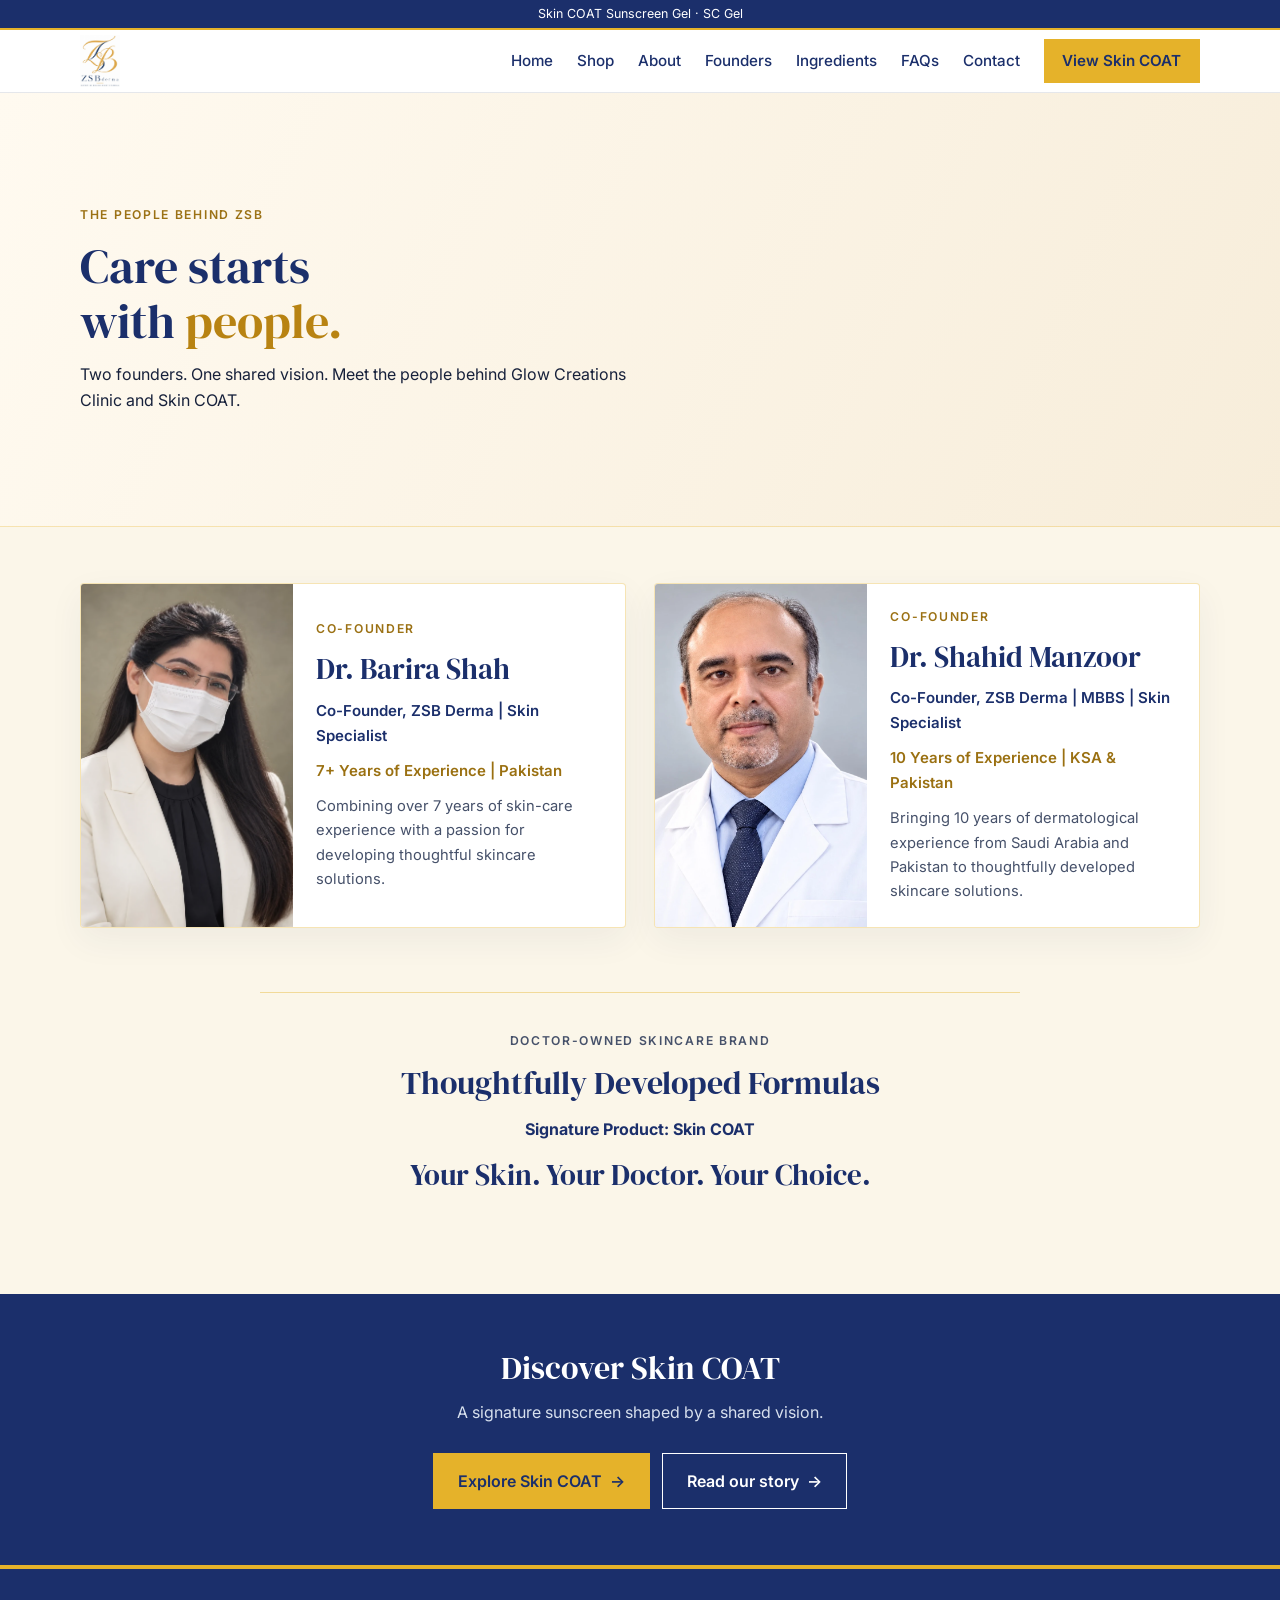
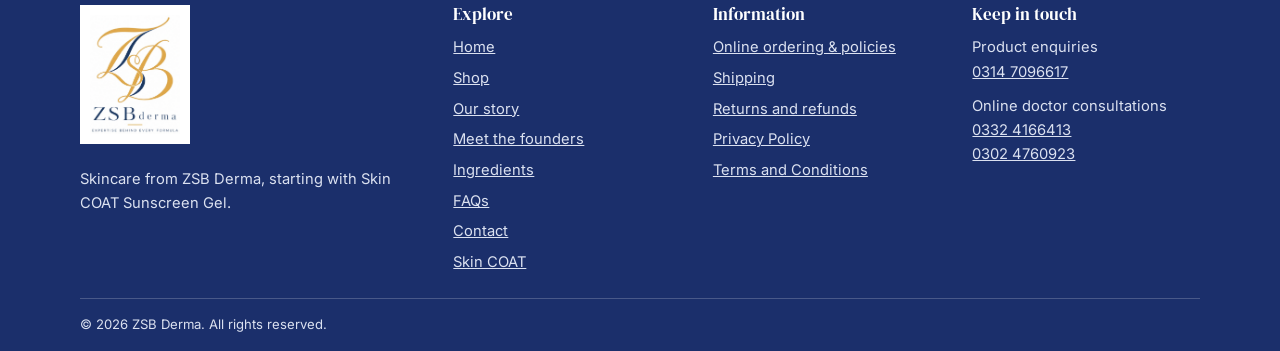
<file: ZSB-Derma-Skin-COAT-Final-Netlify-Ready/founders.html>
<!DOCTYPE html><html lang="en"><head><meta charset="utf-8"><meta name="viewport" content="width=device-width,initial-scale=1">
<title>Meet the Founders | ZSB Derma</title><meta name="description" content="Meet Dr. Barira Shah and Dr. Shahid Manzoor, co-founders of ZSB and Glow Creations Clinic.">
<meta property="og:title" content="Meet the Founders | ZSB Derma"><meta property="og:description" content="Meet Dr. Barira Shah and Dr. Shahid Manzoor, co-founders of ZSB and Glow Creations Clinic."><meta property="og:type" content="website">
<link rel="preconnect" href="https://fonts.googleapis.com"><link rel="preconnect" href="https://fonts.gstatic.com" crossorigin>
<link href="https://fonts.googleapis.com/css2?family=DM+Serif+Display&family=Inter:wght@400;500;600&display=swap" rel="stylesheet">
<link rel="stylesheet" href="css/style.css"><link rel="stylesheet" href="css/responsive.css"></head><body>
<div class="bar">Skin COAT Sunscreen Gel · SC Gel</div>
<header><div class="wrap nav"><a class="logo" href="index.html" aria-label="ZSB Derma home"><img src="assets/images/logo/zsb-derma-logo.webp" width="775" height="1020" alt="ZSB Derma, expertise behind every formula"></a>
<nav aria-label="Main"><button class="menu-btn" aria-expanded="false" aria-label="Toggle menu">&#9776;</button><ul><li><a href="index.html">Home</a></li><li><a href="shop.html">Shop</a></li><li><a href="about.html">About</a></li><li><a href="founders.html" aria-current="page">Founders</a></li><li><a href="ingredients.html">Ingredients</a></li><li><a href="faqs.html">FAQs</a></li><li><a href="contact.html">Contact</a></li><li><a class="btn" href="product.html">View Skin COAT</a></li></ul></nav></div></header>
<main>
<section class="story-hero"><div class="wrap story-hero__inner"><p class="eyebrow">THE PEOPLE BEHIND ZSB</p><h1>Care starts<br>with <em>people.</em></h1><p class="lead">Two founders. One shared vision. Meet the people behind Glow Creations Clinic and Skin COAT.</p></div></section>
<section class="alt"><div class="wrap">
<div class="founder-grid founder-grid--profiles">
<article class="founder-card founder-card--profile">
  <div class="founder-card__image"><img src="assets/images/founders/dr-barira-shah.webp" alt="Dr. Barira Shah, co-founder of ZSB Derma" loading="lazy"></div>
  <div class="founder-card__body">
    <p class="eyebrow">CO-FOUNDER</p>
    <h2>Dr. Barira Shah</h2>
    <p class="founder-credentials">Co-Founder, ZSB Derma <span aria-hidden="true">|</span> Skin Specialist</p>
    <p class="founder-experience">7+ Years of Experience <span aria-hidden="true">|</span> Pakistan</p>
    <p class="founder-summary">Combining over 7 years of skin-care experience with a passion for developing thoughtful skincare solutions.</p>
  </div>
</article>
<article class="founder-card founder-card--profile">
  <div class="founder-card__image"><img src="assets/images/founders/dr-shahid-manzoor.webp" alt="Dr. Shahid Manzoor, co-founder of ZSB Derma" loading="lazy"></div>
  <div class="founder-card__body">
    <p class="eyebrow">CO-FOUNDER</p>
    <h2>Dr. Shahid Manzoor</h2>
    <p class="founder-credentials">Co-Founder, ZSB Derma <span aria-hidden="true">|</span> MBBS <span aria-hidden="true">|</span> Skin Specialist</p>
    <p class="founder-experience">10 Years of Experience <span aria-hidden="true">|</span> KSA &amp; Pakistan</p>
    <p class="founder-summary">Bringing 10 years of dermatological experience from Saudi Arabia and Pakistan to thoughtfully developed skincare solutions.</p>
  </div>
</article>
</div>
<div class="founder-brand-note">
  <p class="eyebrow">DOCTOR-OWNED SKINCARE BRAND</p>
  <h2>Thoughtfully Developed Formulas</h2>
  <p><strong>Signature Product: Skin COAT</strong></p>
  <p class="founder-brand-tagline">Your Skin. Your Doctor. Your Choice.</p>
</div>
</div></section>
<section class="cta"><div class="wrap"><h2>Discover Skin COAT</h2><p class="lead" style="margin-inline:auto">A signature sunscreen shaped by a shared vision.</p><div class="actions"><a class="btn gold" href="product.html">Explore Skin COAT</a><a class="btn line" style="color:#fff!important;border-color:#fff" href="about.html">Read our story</a></div></div></section>
</main>
<footer><div class="wrap"><div class="fgrid"><div><a class="flogo" href="index.html"><img src="assets/images/logo/zsb-derma-logo.webp" width="775" height="1020" loading="lazy" alt="ZSB Derma"></a><p style="margin-top:1rem">Skincare from ZSB Derma, starting with Skin COAT Sunscreen Gel.</p></div>
<div><h3>Explore</h3><ul><li><a href="index.html">Home</a></li><li><a href="shop.html">Shop</a></li><li><a href="about.html">Our story</a></li><li><a href="founders.html">Meet the founders</a></li><li><a href="ingredients.html">Ingredients</a></li><li><a href="faqs.html">FAQs</a></li><li><a href="contact.html">Contact</a></li><li><a href="product.html">Skin COAT</a></li></ul></div>
<div><h3>Information</h3><ul><li><a href="policies.html">Online ordering &amp; policies</a></li><li><a href="shipping.html">Shipping</a></li><li><a href="returns.html">Returns and refunds</a></li><li><a href="privacy-policy.html">Privacy Policy</a></li><li><a href="terms.html">Terms and Conditions</a></li></ul></div>
<div><h3>Keep in touch</h3><p>Product enquiries<br><a href="tel:+923147096617">0314 7096617</a></p><p style="margin-top:.6rem">Online doctor consultations<br><a href="tel:+923324166413">0332 4166413</a><br><a href="tel:+923024760923">0302 4760923</a></p></div></div>
<p class="copy">&copy; 2026 ZSB Derma. All rights reserved.</p></div></footer>
<button id="top" aria-label="Back to top">&uarr;</button><script src="js/main.js"></script></body></html>
</file>
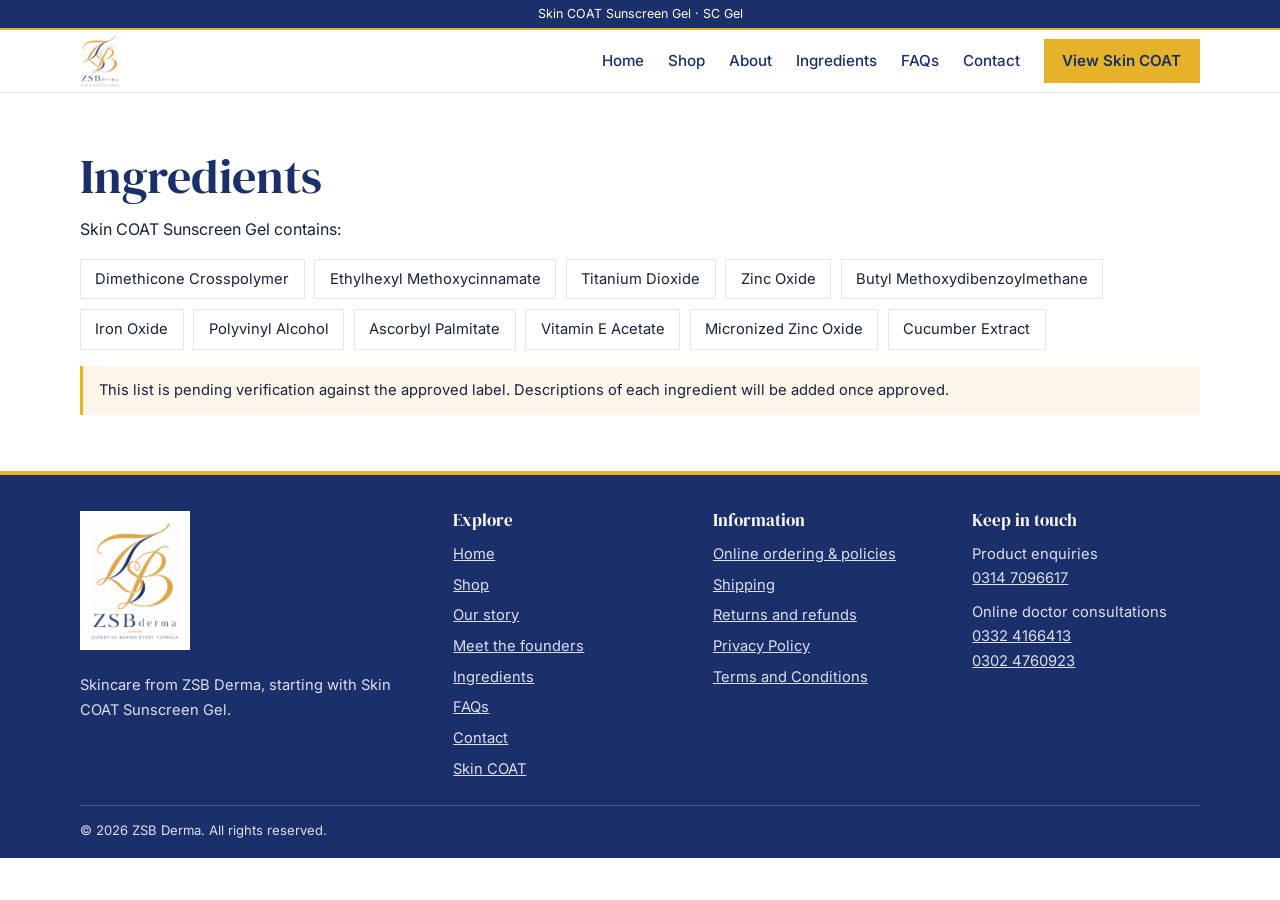
<file: ZSB-Derma-Skin-COAT-Final-Netlify-Ready/ingredients.html>
<!DOCTYPE html><html lang="en"><head><meta charset="utf-8"><meta name="viewport" content="width=device-width,initial-scale=1">
<title>Ingredients | ZSB Derma</title><meta name="description" content="Ingredient list for Skin COAT Sunscreen Gel by ZSB Derma.">
<meta property="og:title" content="Ingredients | ZSB Derma"><meta property="og:description" content="Ingredient list for Skin COAT Sunscreen Gel by ZSB Derma."><meta property="og:type" content="website">
<link rel="preconnect" href="https://fonts.googleapis.com"><link rel="preconnect" href="https://fonts.gstatic.com" crossorigin>
<link href="https://fonts.googleapis.com/css2?family=DM+Serif+Display&family=Inter:wght@400;500;600&display=swap" rel="stylesheet">
<link rel="stylesheet" href="css/style.css"><link rel="stylesheet" href="css/responsive.css"></head><body>
<div class="bar">Skin COAT Sunscreen Gel · SC Gel</div>
<header><div class="wrap nav"><a class="logo" href="index.html" aria-label="ZSB Derma home"><img src="assets/images/logo/zsb-derma-logo.webp" width="775" height="1020" alt="ZSB Derma, expertise behind every formula"></a>
<nav aria-label="Main"><button class="menu-btn" aria-expanded="false" aria-label="Toggle menu">&#9776;</button><ul><li><a href="index.html">Home</a></li><li><a href="shop.html">Shop</a></li><li><a href="about.html">About</a></li><li><a href="ingredients.html" aria-current="page">Ingredients</a></li><li><a href="faqs.html">FAQs</a></li><li><a href="contact.html">Contact</a></li><li><a class="btn" href="product.html">View Skin COAT</a></li></ul></nav></div></header>
<main><section><div class="wrap"><h1>Ingredients</h1><p class="lead">Skin COAT Sunscreen Gel contains:</p><ul class="chips"><li>Dimethicone Crosspolymer</li><li>Ethylhexyl Methoxycinnamate</li><li>Titanium Dioxide</li><li>Zinc Oxide</li><li>Butyl Methoxydibenzoylmethane</li><li>Iron Oxide</li><li>Polyvinyl Alcohol</li><li>Ascorbyl Palmitate</li><li>Vitamin E Acetate</li><li>Micronized Zinc Oxide</li><li>Cucumber Extract</li></ul><p class="note">This list is pending verification against the approved label. Descriptions of each ingredient will be added once approved.</p></div></section></main>
<footer><div class="wrap"><div class="fgrid"><div><a class="flogo" href="index.html"><img src="assets/images/logo/zsb-derma-logo.webp" width="775" height="1020" loading="lazy" alt="ZSB Derma"></a><p style="margin-top:1rem">Skincare from ZSB Derma, starting with Skin COAT Sunscreen Gel.</p></div>
<div><h3>Explore</h3><ul><li><a href="index.html">Home</a></li><li><a href="shop.html">Shop</a></li><li><a href="about.html">Our story</a></li><li><a href="founders.html">Meet the founders</a></li><li><a href="ingredients.html">Ingredients</a></li><li><a href="faqs.html">FAQs</a></li><li><a href="contact.html">Contact</a></li><li><a href="product.html">Skin COAT</a></li></ul></div>
<div><h3>Information</h3><ul><li><a href="policies.html">Online ordering &amp; policies</a></li><li><a href="shipping.html">Shipping</a></li><li><a href="returns.html">Returns and refunds</a></li><li><a href="privacy-policy.html">Privacy Policy</a></li><li><a href="terms.html">Terms and Conditions</a></li></ul></div>
<div><h3>Keep in touch</h3><p>Product enquiries<br><a href="tel:+923147096617">0314 7096617</a></p><p style="margin-top:.6rem">Online doctor consultations<br><a href="tel:+923324166413">0332 4166413</a><br><a href="tel:+923024760923">0302 4760923</a></p></div></div>
<p class="copy">&copy; 2026 ZSB Derma. All rights reserved.</p></div></footer>
<button id="top" aria-label="Back to top">&uarr;</button><script src="js/main.js"></script></body></html>
</file>
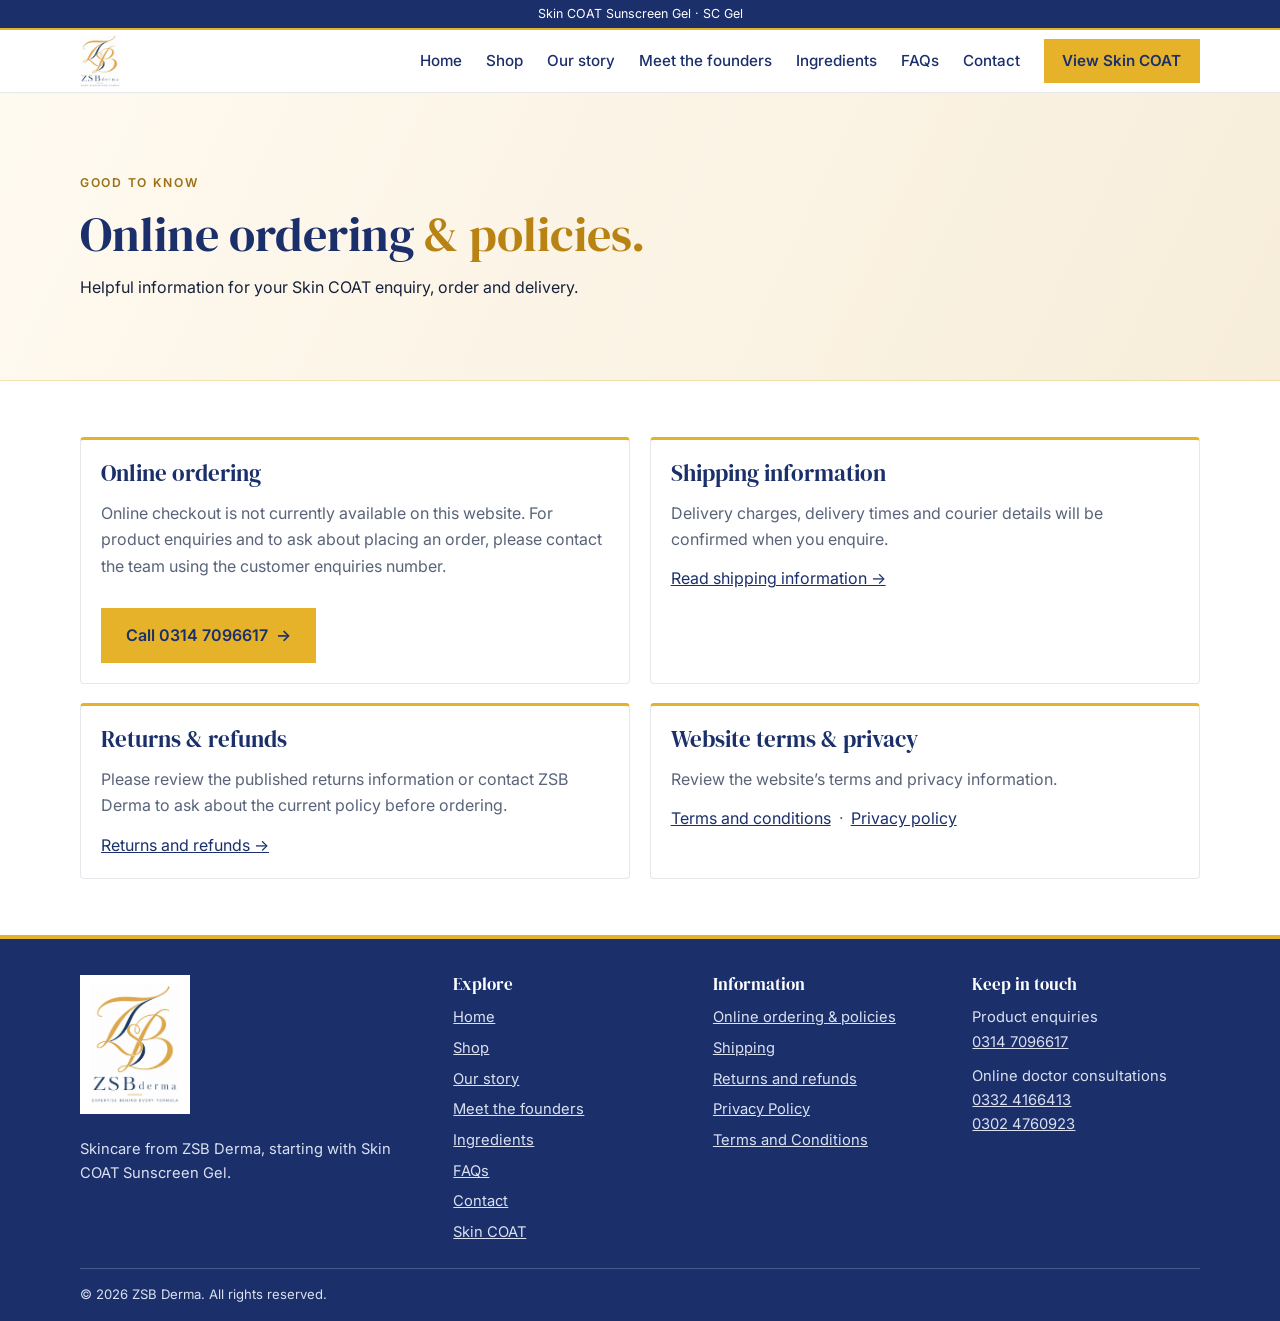
<file: ZSB-Derma-Skin-COAT-Final-Netlify-Ready/policies.html>
<!DOCTYPE html><html lang="en"><head><meta charset="utf-8"><meta name="viewport" content="width=device-width,initial-scale=1">
<title>Online Ordering &amp; Policies | ZSB Derma</title><meta name="description" content="Shipping information for ZSB Derma.">
<meta property="og:title" content="Online Ordering &amp; Policies | ZSB Derma"><meta property="og:description" content="Shipping information for ZSB Derma."><meta property="og:type" content="website">
<link rel="preconnect" href="https://fonts.googleapis.com"><link rel="preconnect" href="https://fonts.gstatic.com" crossorigin>
<link href="https://fonts.googleapis.com/css2?family=DM+Serif+Display&family=Inter:wght@400;500;600&display=swap" rel="stylesheet">
<link rel="stylesheet" href="css/style.css"><link rel="stylesheet" href="css/responsive.css"></head><body>
<div class="bar">Skin COAT Sunscreen Gel · SC Gel</div>
<header><div class="wrap nav"><a class="logo" href="index.html" aria-label="ZSB Derma home"><img src="assets/images/logo/zsb-derma-logo.webp" width="775" height="1020" alt="ZSB Derma, expertise behind every formula"></a>
<nav aria-label="Main"><button class="menu-btn" aria-expanded="false" aria-label="Toggle menu">&#9776;</button><ul><li><a href="index.html">Home</a></li><li><a href="shop.html">Shop</a></li><li><a href="about.html">Our story</a></li><li><a href="founders.html">Meet the founders</a></li><li><a href="ingredients.html">Ingredients</a></li><li><a href="faqs.html">FAQs</a></li><li><a href="contact.html">Contact</a></li><li><a class="btn" href="product.html">View Skin COAT</a></li></ul></nav></div></header>
<main><section class="story-hero story-hero--compact"><div class="wrap story-hero__inner"><p class="eyebrow">GOOD TO KNOW</p><h1>Online ordering <em>&amp; policies.</em></h1><p class="lead">Helpful information for your Skin COAT enquiry, order and delivery.</p></div></section><section><div class="wrap policy-hub"><article class="card"><h2>Online ordering</h2><p>Online checkout is not currently available on this website. For product enquiries and to ask about placing an order, please contact the team using the customer enquiries number.</p><p><a class="btn" href="tel:+923147096617">Call 0314 7096617</a></p></article><article class="card"><h2>Shipping information</h2><p>Delivery charges, delivery times and courier details will be confirmed when you enquire.</p><p><a href="shipping.html">Read shipping information →</a></p></article><article class="card"><h2>Returns &amp; refunds</h2><p>Please review the published returns information or contact ZSB Derma to ask about the current policy before ordering.</p><p><a href="returns.html">Returns and refunds →</a></p></article><article class="card"><h2>Website terms &amp; privacy</h2><p>Review the website’s terms and privacy information.</p><p><a href="terms.html">Terms and conditions</a> &nbsp;·&nbsp; <a href="privacy-policy.html">Privacy policy</a></p></article></div></section></main>
<footer><div class="wrap"><div class="fgrid"><div><a class="flogo" href="index.html"><img src="assets/images/logo/zsb-derma-logo.webp" width="775" height="1020" loading="lazy" alt="ZSB Derma"></a><p style="margin-top:1rem">Skincare from ZSB Derma, starting with Skin COAT Sunscreen Gel.</p></div>
<div><h3>Explore</h3><ul><li><a href="index.html">Home</a></li><li><a href="shop.html">Shop</a></li><li><a href="about.html">Our story</a></li><li><a href="founders.html">Meet the founders</a></li><li><a href="ingredients.html">Ingredients</a></li><li><a href="faqs.html">FAQs</a></li><li><a href="contact.html">Contact</a></li><li><a href="product.html">Skin COAT</a></li></ul></div>
<div><h3>Information</h3><ul><li><a href="policies.html">Online ordering &amp; policies</a></li><li><a href="shipping.html">Shipping</a></li><li><a href="returns.html">Returns and refunds</a></li><li><a href="privacy-policy.html">Privacy Policy</a></li><li><a href="terms.html">Terms and Conditions</a></li></ul></div>
<div><h3>Keep in touch</h3><p>Product enquiries<br><a href="tel:+923147096617">0314 7096617</a></p><p style="margin-top:.6rem">Online doctor consultations<br><a href="tel:+923324166413">0332 4166413</a><br><a href="tel:+923024760923">0302 4760923</a></p></div></div>
<p class="copy">&copy; 2026 ZSB Derma. All rights reserved.</p></div></footer>
<button id="top" aria-label="Back to top">&uarr;</button><script src="js/main.js"></script></body></html>
</file>
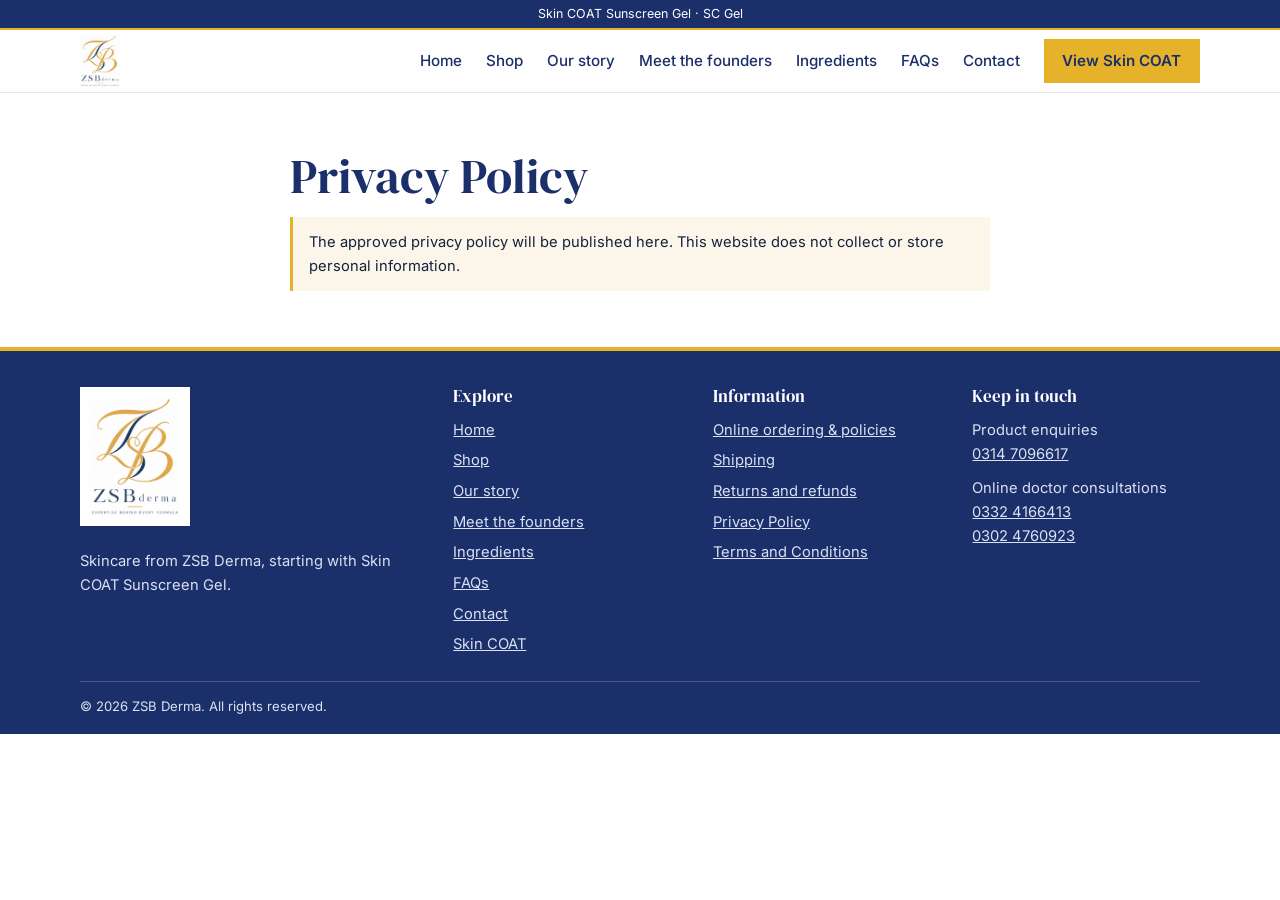
<file: ZSB-Derma-Skin-COAT-Final-Netlify-Ready/privacy-policy.html>
<!DOCTYPE html><html lang="en"><head><meta charset="utf-8"><meta name="viewport" content="width=device-width,initial-scale=1">
<title>Privacy Policy | ZSB Derma</title><meta name="description" content="Privacy Policy for the ZSB Derma website.">
<meta property="og:title" content="Privacy Policy | ZSB Derma"><meta property="og:description" content="Privacy Policy for the ZSB Derma website."><meta property="og:type" content="website">
<link rel="preconnect" href="https://fonts.googleapis.com"><link rel="preconnect" href="https://fonts.gstatic.com" crossorigin>
<link href="https://fonts.googleapis.com/css2?family=DM+Serif+Display&family=Inter:wght@400;500;600&display=swap" rel="stylesheet">
<link rel="stylesheet" href="css/style.css"><link rel="stylesheet" href="css/responsive.css"></head><body>
<div class="bar">Skin COAT Sunscreen Gel · SC Gel</div>
<header><div class="wrap nav"><a class="logo" href="index.html" aria-label="ZSB Derma home"><img src="assets/images/logo/zsb-derma-logo.webp" width="775" height="1020" alt="ZSB Derma, expertise behind every formula"></a>
<nav aria-label="Main"><button class="menu-btn" aria-expanded="false" aria-label="Toggle menu">&#9776;</button><ul><li><a href="index.html">Home</a></li><li><a href="shop.html">Shop</a></li><li><a href="about.html">Our story</a></li><li><a href="founders.html">Meet the founders</a></li><li><a href="ingredients.html">Ingredients</a></li><li><a href="faqs.html">FAQs</a></li><li><a href="contact.html">Contact</a></li><li><a class="btn" href="product.html">View Skin COAT</a></li></ul></nav></div></header>
<main><section><div class="wrap prose"><h1>Privacy Policy</h1><p class="note">The approved privacy policy will be published here. This website does not collect or store personal information.</p></div></section></main>
<footer><div class="wrap"><div class="fgrid"><div><a class="flogo" href="index.html"><img src="assets/images/logo/zsb-derma-logo.webp" width="775" height="1020" loading="lazy" alt="ZSB Derma"></a><p style="margin-top:1rem">Skincare from ZSB Derma, starting with Skin COAT Sunscreen Gel.</p></div>
<div><h3>Explore</h3><ul><li><a href="index.html">Home</a></li><li><a href="shop.html">Shop</a></li><li><a href="about.html">Our story</a></li><li><a href="founders.html">Meet the founders</a></li><li><a href="ingredients.html">Ingredients</a></li><li><a href="faqs.html">FAQs</a></li><li><a href="contact.html">Contact</a></li><li><a href="product.html">Skin COAT</a></li></ul></div>
<div><h3>Information</h3><ul><li><a href="policies.html">Online ordering &amp; policies</a></li><li><a href="shipping.html">Shipping</a></li><li><a href="returns.html">Returns and refunds</a></li><li><a href="privacy-policy.html">Privacy Policy</a></li><li><a href="terms.html">Terms and Conditions</a></li></ul></div>
<div><h3>Keep in touch</h3><p>Product enquiries<br><a href="tel:+923147096617">0314 7096617</a></p><p style="margin-top:.6rem">Online doctor consultations<br><a href="tel:+923324166413">0332 4166413</a><br><a href="tel:+923024760923">0302 4760923</a></p></div></div>
<p class="copy">&copy; 2026 ZSB Derma. All rights reserved.</p></div></footer>
<button id="top" aria-label="Back to top">&uarr;</button><script src="js/main.js"></script></body></html>
</file>
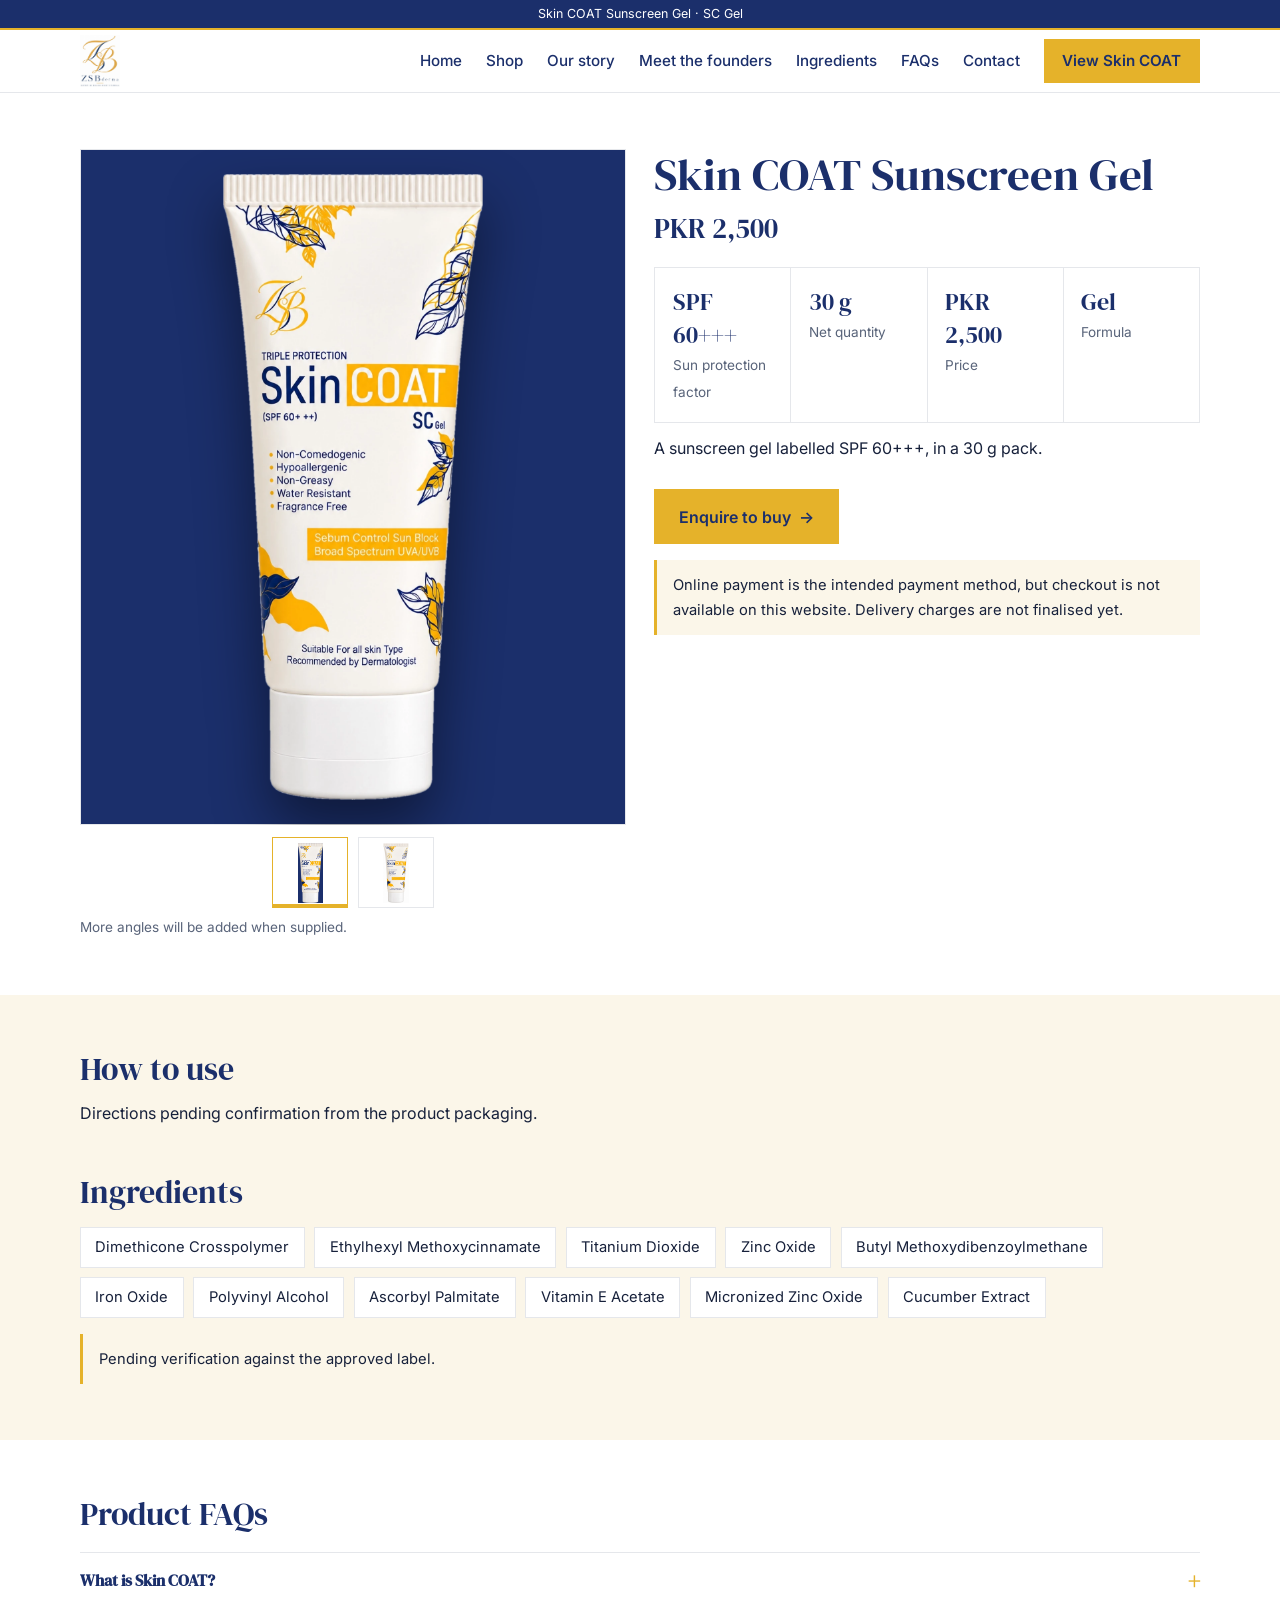
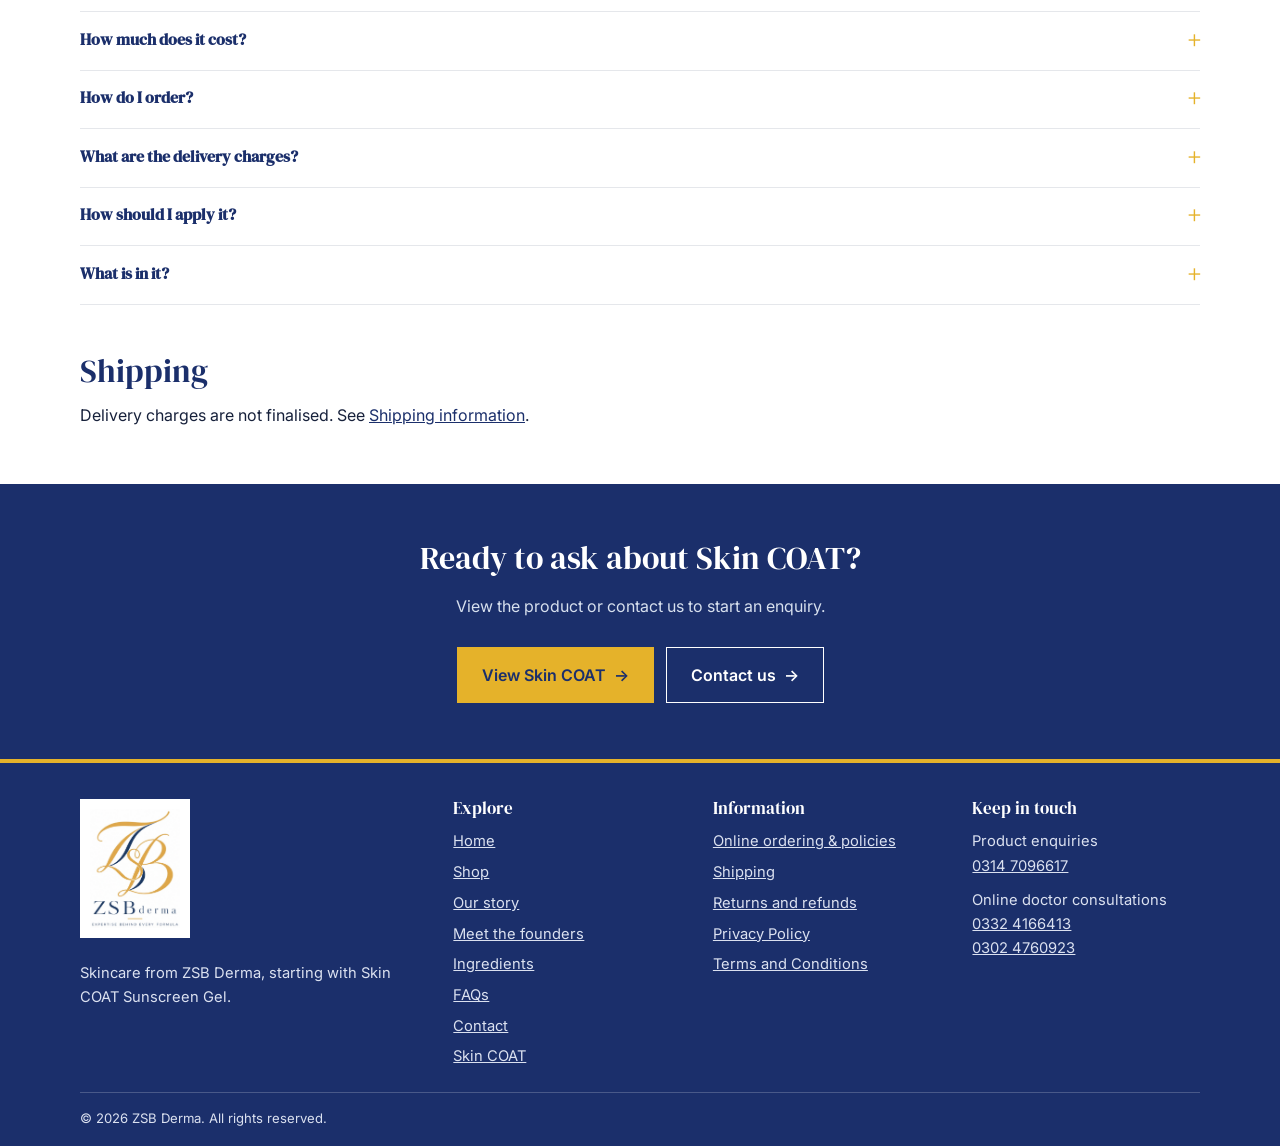
<file: ZSB-Derma-Skin-COAT-Final-Netlify-Ready/product.html>
<!DOCTYPE html><html lang="en"><head><meta charset="utf-8"><meta name="viewport" content="width=device-width,initial-scale=1">
<title>Skin COAT Sunscreen Gel SPF 60+++ | ZSB Derma</title><meta name="description" content="Skin COAT Sunscreen Gel by ZSB Derma. SPF 60+++, 30 g, PKR 2,500. Details, ingredients and enquiry.">
<meta property="og:title" content="Skin COAT Sunscreen Gel SPF 60+++ | ZSB Derma"><meta property="og:description" content="Skin COAT Sunscreen Gel by ZSB Derma. SPF 60+++, 30 g, PKR 2,500. Details, ingredients and enquiry."><meta property="og:type" content="website">
<link rel="preconnect" href="https://fonts.googleapis.com"><link rel="preconnect" href="https://fonts.gstatic.com" crossorigin>
<link href="https://fonts.googleapis.com/css2?family=DM+Serif+Display&family=Inter:wght@400;500;600&display=swap" rel="stylesheet">
<link rel="stylesheet" href="css/style.css"><link rel="stylesheet" href="css/responsive.css"></head><body>
<div class="bar">Skin COAT Sunscreen Gel · SC Gel</div>
<header><div class="wrap nav"><a class="logo" href="index.html" aria-label="ZSB Derma home"><img src="assets/images/logo/zsb-derma-logo.webp" width="775" height="1020" alt="ZSB Derma, expertise behind every formula"></a>
<nav aria-label="Main"><button class="menu-btn" aria-expanded="false" aria-label="Toggle menu">&#9776;</button><ul><li><a href="index.html">Home</a></li><li><a href="shop.html">Shop</a></li><li><a href="about.html">Our story</a></li><li><a href="founders.html">Meet the founders</a></li><li><a href="ingredients.html">Ingredients</a></li><li><a href="faqs.html">FAQs</a></li><li><a href="contact.html">Contact</a></li><li><a class="btn" href="product.html">View Skin COAT</a></li></ul></nav></div></header>
<main><section><div class="wrap split" style="align-items:start"><div>
<div class="gal dark" id="gal"><img id="main-img" class="cut" src="assets/images/products/skin-coat-cutout.webp" width="781" height="1880" alt="Skin COAT Sunscreen Gel 30 g tube, front of pack"></div>
<div class="thumbs"><button aria-pressed="true" data-dark="1" data-alt="Skin COAT Sunscreen Gel 30 g tube, front of pack" data-src="assets/images/products/skin-coat-cutout.webp" aria-label="Navy view"><img src="assets/images/products/skin-coat-cutout.webp" width="31" height="60" alt="" style="background:var(--brand-navy)"></button><button aria-pressed="false" data-dark="0" data-alt="Skin COAT Sunscreen Gel 30 g tube on white" data-src="assets/images/products/skin-coat-front.webp" aria-label="White view"><img src="assets/images/products/skin-coat-front.webp" width="26" height="60" alt=""></button></div>
<p class="muted" style="font-size:.85rem;margin-top:.5rem">More angles will be added when supplied.</p></div>
<div><h1 style="font-size:clamp(1.9rem,5vw,2.8rem)">Skin COAT Sunscreen Gel</h1><p class="price">PKR 2,500</p><div class="facts"><div><b>SPF 60+++</b><span>Sun protection factor</span></div><div><b>30 g</b><span>Net quantity</span></div><div><b>PKR 2,500</b><span>Price</span></div><div><b>Gel</b><span>Formula</span></div></div>
<p class="lead">A sunscreen gel labelled SPF 60+++, in a 30 g pack.</p>
<div class="actions"><a class="btn gold" href="contact.html">Enquire to buy</a></div>
<p class="note">Online payment is the intended payment method, but checkout is not available on this website. Delivery charges are not finalised yet.</p></div></div></section>
<section class="alt"><div class="wrap"><h2>How to use</h2><p class="lead">Directions pending confirmation from the product packaging.</p>
<h2 style="margin-top:3rem">Ingredients</h2><ul class="chips"><li>Dimethicone Crosspolymer</li><li>Ethylhexyl Methoxycinnamate</li><li>Titanium Dioxide</li><li>Zinc Oxide</li><li>Butyl Methoxydibenzoylmethane</li><li>Iron Oxide</li><li>Polyvinyl Alcohol</li><li>Ascorbyl Palmitate</li><li>Vitamin E Acetate</li><li>Micronized Zinc Oxide</li><li>Cucumber Extract</li></ul><p class="note">Pending verification against the approved label.</p></div></section>
<section><div class="wrap"><h2>Product FAQs</h2><div class="faq"><h3 style="font-size:1rem"><button aria-expanded="false" aria-controls="f0" id="b0">What is Skin COAT?</button></h3><div class="a" id="f0" role="region" aria-labelledby="b0"><div><p>Skin COAT is a sunscreen gel from ZSB Derma, labelled SPF 60+++, in a 30 g pack.</p></div></div><h3 style="font-size:1rem"><button aria-expanded="false" aria-controls="f1" id="b1">How much does it cost?</button></h3><div class="a" id="f1" role="region" aria-labelledby="b1"><div><p>The price is PKR 2,500 for the 30 g pack.</p></div></div><h3 style="font-size:1rem"><button aria-expanded="false" aria-controls="f2" id="b2">How do I order?</button></h3><div class="a" id="f2" role="region" aria-labelledby="b2"><div><p>Online payment is the intended payment method. Checkout is not available on this website yet, so please use the Contact page to start an enquiry.</p></div></div><h3 style="font-size:1rem"><button aria-expanded="false" aria-controls="f3" id="b3">What are the delivery charges?</button></h3><div class="a" id="f3" role="region" aria-labelledby="b3"><div><p>Delivery charges have not been finalised. They will be confirmed when you enquire.</p></div></div><h3 style="font-size:1rem"><button aria-expanded="false" aria-controls="f4" id="b4">How should I apply it?</button></h3><div class="a" id="f4" role="region" aria-labelledby="b4"><div><p>Directions will be published here once confirmed from the product packaging. Please follow the instructions printed on your pack.</p></div></div><h3 style="font-size:1rem"><button aria-expanded="false" aria-controls="f5" id="b5">What is in it?</button></h3><div class="a" id="f5" role="region" aria-labelledby="b5"><div><p>See the Ingredients page for the ingredient list. It is shown for information and is pending final label verification.</p></div></div></div><h2 style="margin-top:3rem">Shipping</h2><p class="lead">Delivery charges are not finalised. See <a href="shipping.html">Shipping information</a>.</p></div></section><section class="cta"><div class="wrap reveal"><h2>Ready to ask about Skin COAT?</h2><p style="margin-top:1rem">View the product or contact us to start an enquiry.</p><div class="actions"><a class="btn gold" href="product.html">View Skin COAT</a><a class="btn line" style="color:#fff!important;border-color:#fff" href="contact.html">Contact us</a></div></div></section></main>
<footer><div class="wrap"><div class="fgrid"><div><a class="flogo" href="index.html"><img src="assets/images/logo/zsb-derma-logo.webp" width="775" height="1020" loading="lazy" alt="ZSB Derma"></a><p style="margin-top:1rem">Skincare from ZSB Derma, starting with Skin COAT Sunscreen Gel.</p></div>
<div><h3>Explore</h3><ul><li><a href="index.html">Home</a></li><li><a href="shop.html">Shop</a></li><li><a href="about.html">Our story</a></li><li><a href="founders.html">Meet the founders</a></li><li><a href="ingredients.html">Ingredients</a></li><li><a href="faqs.html">FAQs</a></li><li><a href="contact.html">Contact</a></li><li><a href="product.html">Skin COAT</a></li></ul></div>
<div><h3>Information</h3><ul><li><a href="policies.html">Online ordering &amp; policies</a></li><li><a href="shipping.html">Shipping</a></li><li><a href="returns.html">Returns and refunds</a></li><li><a href="privacy-policy.html">Privacy Policy</a></li><li><a href="terms.html">Terms and Conditions</a></li></ul></div>
<div><h3>Keep in touch</h3><p>Product enquiries<br><a href="tel:+923147096617">0314 7096617</a></p><p style="margin-top:.6rem">Online doctor consultations<br><a href="tel:+923324166413">0332 4166413</a><br><a href="tel:+923024760923">0302 4760923</a></p></div></div>
<p class="copy">&copy; 2026 ZSB Derma. All rights reserved.</p></div></footer>
<button id="top" aria-label="Back to top">&uarr;</button><script src="js/main.js"></script></body></html>
</file>
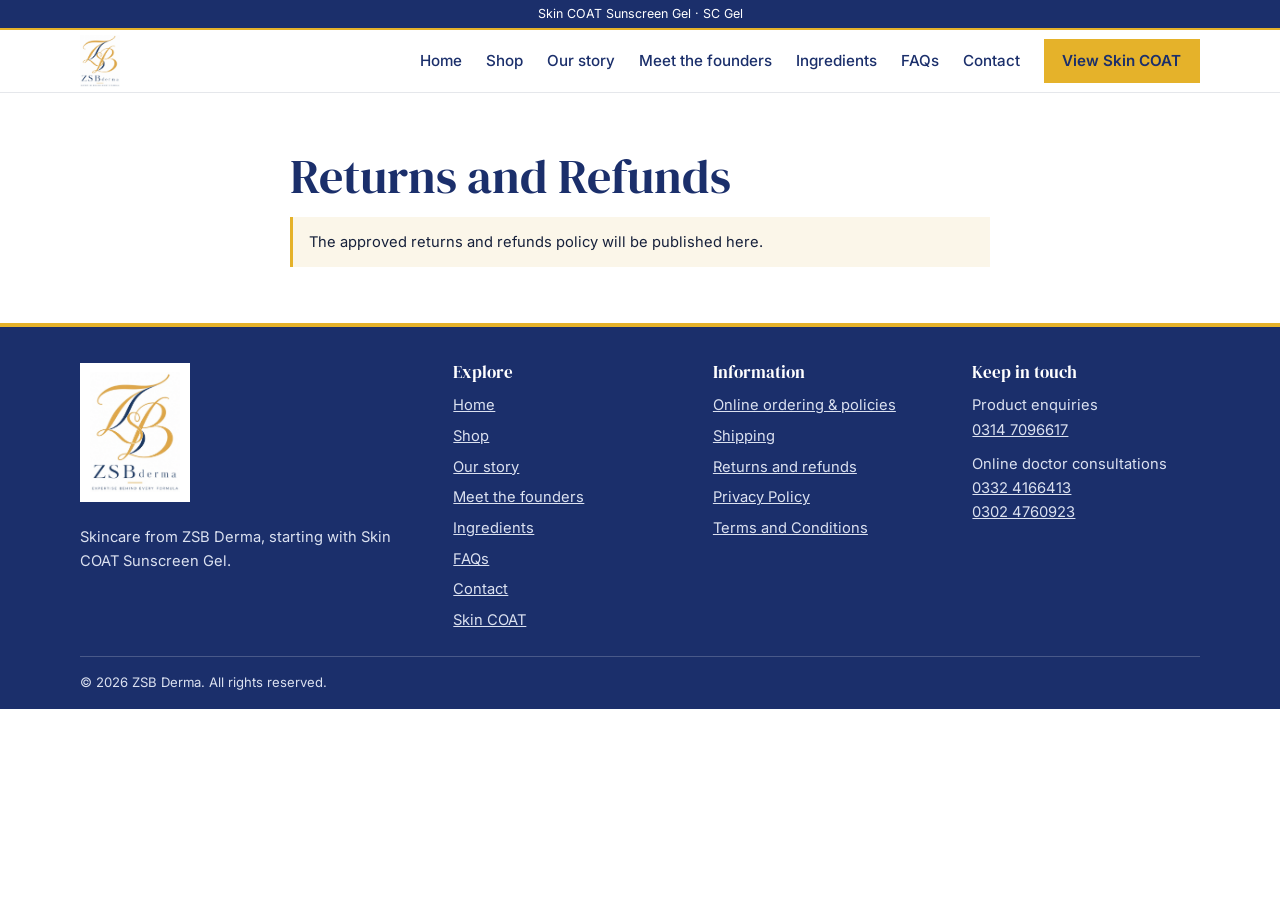
<file: ZSB-Derma-Skin-COAT-Final-Netlify-Ready/returns.html>
<!DOCTYPE html><html lang="en"><head><meta charset="utf-8"><meta name="viewport" content="width=device-width,initial-scale=1">
<title>Returns and Refunds | ZSB Derma</title><meta name="description" content="Returns and refunds information for ZSB Derma.">
<meta property="og:title" content="Returns and Refunds | ZSB Derma"><meta property="og:description" content="Returns and refunds information for ZSB Derma."><meta property="og:type" content="website">
<link rel="preconnect" href="https://fonts.googleapis.com"><link rel="preconnect" href="https://fonts.gstatic.com" crossorigin>
<link href="https://fonts.googleapis.com/css2?family=DM+Serif+Display&family=Inter:wght@400;500;600&display=swap" rel="stylesheet">
<link rel="stylesheet" href="css/style.css"><link rel="stylesheet" href="css/responsive.css"></head><body>
<div class="bar">Skin COAT Sunscreen Gel · SC Gel</div>
<header><div class="wrap nav"><a class="logo" href="index.html" aria-label="ZSB Derma home"><img src="assets/images/logo/zsb-derma-logo.webp" width="775" height="1020" alt="ZSB Derma, expertise behind every formula"></a>
<nav aria-label="Main"><button class="menu-btn" aria-expanded="false" aria-label="Toggle menu">&#9776;</button><ul><li><a href="index.html">Home</a></li><li><a href="shop.html">Shop</a></li><li><a href="about.html">Our story</a></li><li><a href="founders.html">Meet the founders</a></li><li><a href="ingredients.html">Ingredients</a></li><li><a href="faqs.html">FAQs</a></li><li><a href="contact.html">Contact</a></li><li><a class="btn" href="product.html">View Skin COAT</a></li></ul></nav></div></header>
<main><section><div class="wrap prose"><h1>Returns and Refunds</h1><p class="note">The approved returns and refunds policy will be published here.</p></div></section></main>
<footer><div class="wrap"><div class="fgrid"><div><a class="flogo" href="index.html"><img src="assets/images/logo/zsb-derma-logo.webp" width="775" height="1020" loading="lazy" alt="ZSB Derma"></a><p style="margin-top:1rem">Skincare from ZSB Derma, starting with Skin COAT Sunscreen Gel.</p></div>
<div><h3>Explore</h3><ul><li><a href="index.html">Home</a></li><li><a href="shop.html">Shop</a></li><li><a href="about.html">Our story</a></li><li><a href="founders.html">Meet the founders</a></li><li><a href="ingredients.html">Ingredients</a></li><li><a href="faqs.html">FAQs</a></li><li><a href="contact.html">Contact</a></li><li><a href="product.html">Skin COAT</a></li></ul></div>
<div><h3>Information</h3><ul><li><a href="policies.html">Online ordering &amp; policies</a></li><li><a href="shipping.html">Shipping</a></li><li><a href="returns.html">Returns and refunds</a></li><li><a href="privacy-policy.html">Privacy Policy</a></li><li><a href="terms.html">Terms and Conditions</a></li></ul></div>
<div><h3>Keep in touch</h3><p>Product enquiries<br><a href="tel:+923147096617">0314 7096617</a></p><p style="margin-top:.6rem">Online doctor consultations<br><a href="tel:+923324166413">0332 4166413</a><br><a href="tel:+923024760923">0302 4760923</a></p></div></div>
<p class="copy">&copy; 2026 ZSB Derma. All rights reserved.</p></div></footer>
<button id="top" aria-label="Back to top">&uarr;</button><script src="js/main.js"></script></body></html>
</file>
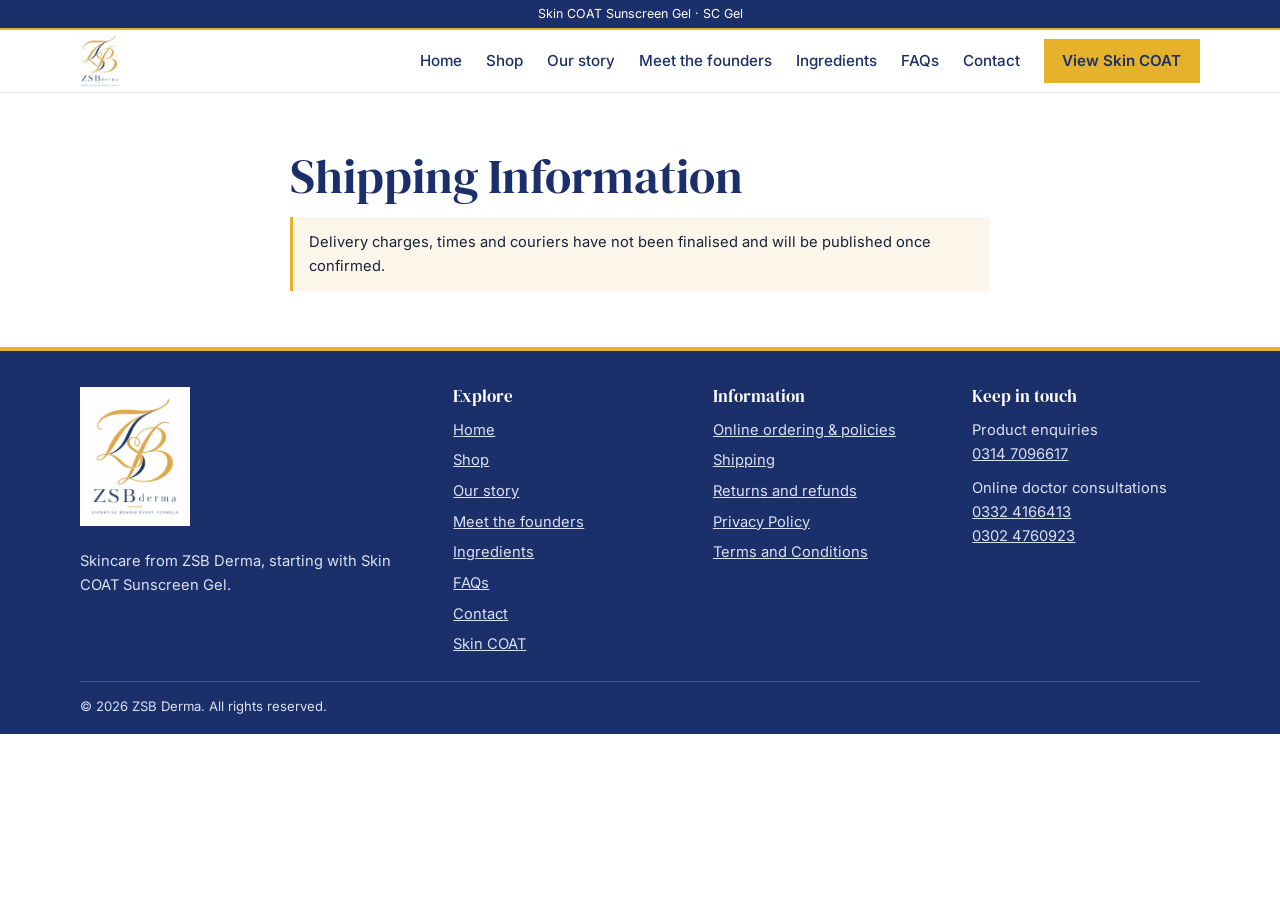
<file: ZSB-Derma-Skin-COAT-Final-Netlify-Ready/shipping.html>
<!DOCTYPE html><html lang="en"><head><meta charset="utf-8"><meta name="viewport" content="width=device-width,initial-scale=1">
<title>Shipping Information | ZSB Derma</title><meta name="description" content="Shipping information for ZSB Derma.">
<meta property="og:title" content="Shipping Information | ZSB Derma"><meta property="og:description" content="Shipping information for ZSB Derma."><meta property="og:type" content="website">
<link rel="preconnect" href="https://fonts.googleapis.com"><link rel="preconnect" href="https://fonts.gstatic.com" crossorigin>
<link href="https://fonts.googleapis.com/css2?family=DM+Serif+Display&family=Inter:wght@400;500;600&display=swap" rel="stylesheet">
<link rel="stylesheet" href="css/style.css"><link rel="stylesheet" href="css/responsive.css"></head><body>
<div class="bar">Skin COAT Sunscreen Gel · SC Gel</div>
<header><div class="wrap nav"><a class="logo" href="index.html" aria-label="ZSB Derma home"><img src="assets/images/logo/zsb-derma-logo.webp" width="775" height="1020" alt="ZSB Derma, expertise behind every formula"></a>
<nav aria-label="Main"><button class="menu-btn" aria-expanded="false" aria-label="Toggle menu">&#9776;</button><ul><li><a href="index.html">Home</a></li><li><a href="shop.html">Shop</a></li><li><a href="about.html">Our story</a></li><li><a href="founders.html">Meet the founders</a></li><li><a href="ingredients.html">Ingredients</a></li><li><a href="faqs.html">FAQs</a></li><li><a href="contact.html">Contact</a></li><li><a class="btn" href="product.html">View Skin COAT</a></li></ul></nav></div></header>
<main><section><div class="wrap prose"><h1>Shipping Information</h1><p class="note">Delivery charges, times and couriers have not been finalised and will be published once confirmed.</p></div></section></main>
<footer><div class="wrap"><div class="fgrid"><div><a class="flogo" href="index.html"><img src="assets/images/logo/zsb-derma-logo.webp" width="775" height="1020" loading="lazy" alt="ZSB Derma"></a><p style="margin-top:1rem">Skincare from ZSB Derma, starting with Skin COAT Sunscreen Gel.</p></div>
<div><h3>Explore</h3><ul><li><a href="index.html">Home</a></li><li><a href="shop.html">Shop</a></li><li><a href="about.html">Our story</a></li><li><a href="founders.html">Meet the founders</a></li><li><a href="ingredients.html">Ingredients</a></li><li><a href="faqs.html">FAQs</a></li><li><a href="contact.html">Contact</a></li><li><a href="product.html">Skin COAT</a></li></ul></div>
<div><h3>Information</h3><ul><li><a href="policies.html">Online ordering &amp; policies</a></li><li><a href="shipping.html">Shipping</a></li><li><a href="returns.html">Returns and refunds</a></li><li><a href="privacy-policy.html">Privacy Policy</a></li><li><a href="terms.html">Terms and Conditions</a></li></ul></div>
<div><h3>Keep in touch</h3><p>Product enquiries<br><a href="tel:+923147096617">0314 7096617</a></p><p style="margin-top:.6rem">Online doctor consultations<br><a href="tel:+923324166413">0332 4166413</a><br><a href="tel:+923024760923">0302 4760923</a></p></div></div>
<p class="copy">&copy; 2026 ZSB Derma. All rights reserved.</p></div></footer>
<button id="top" aria-label="Back to top">&uarr;</button><script src="js/main.js"></script></body></html>
</file>
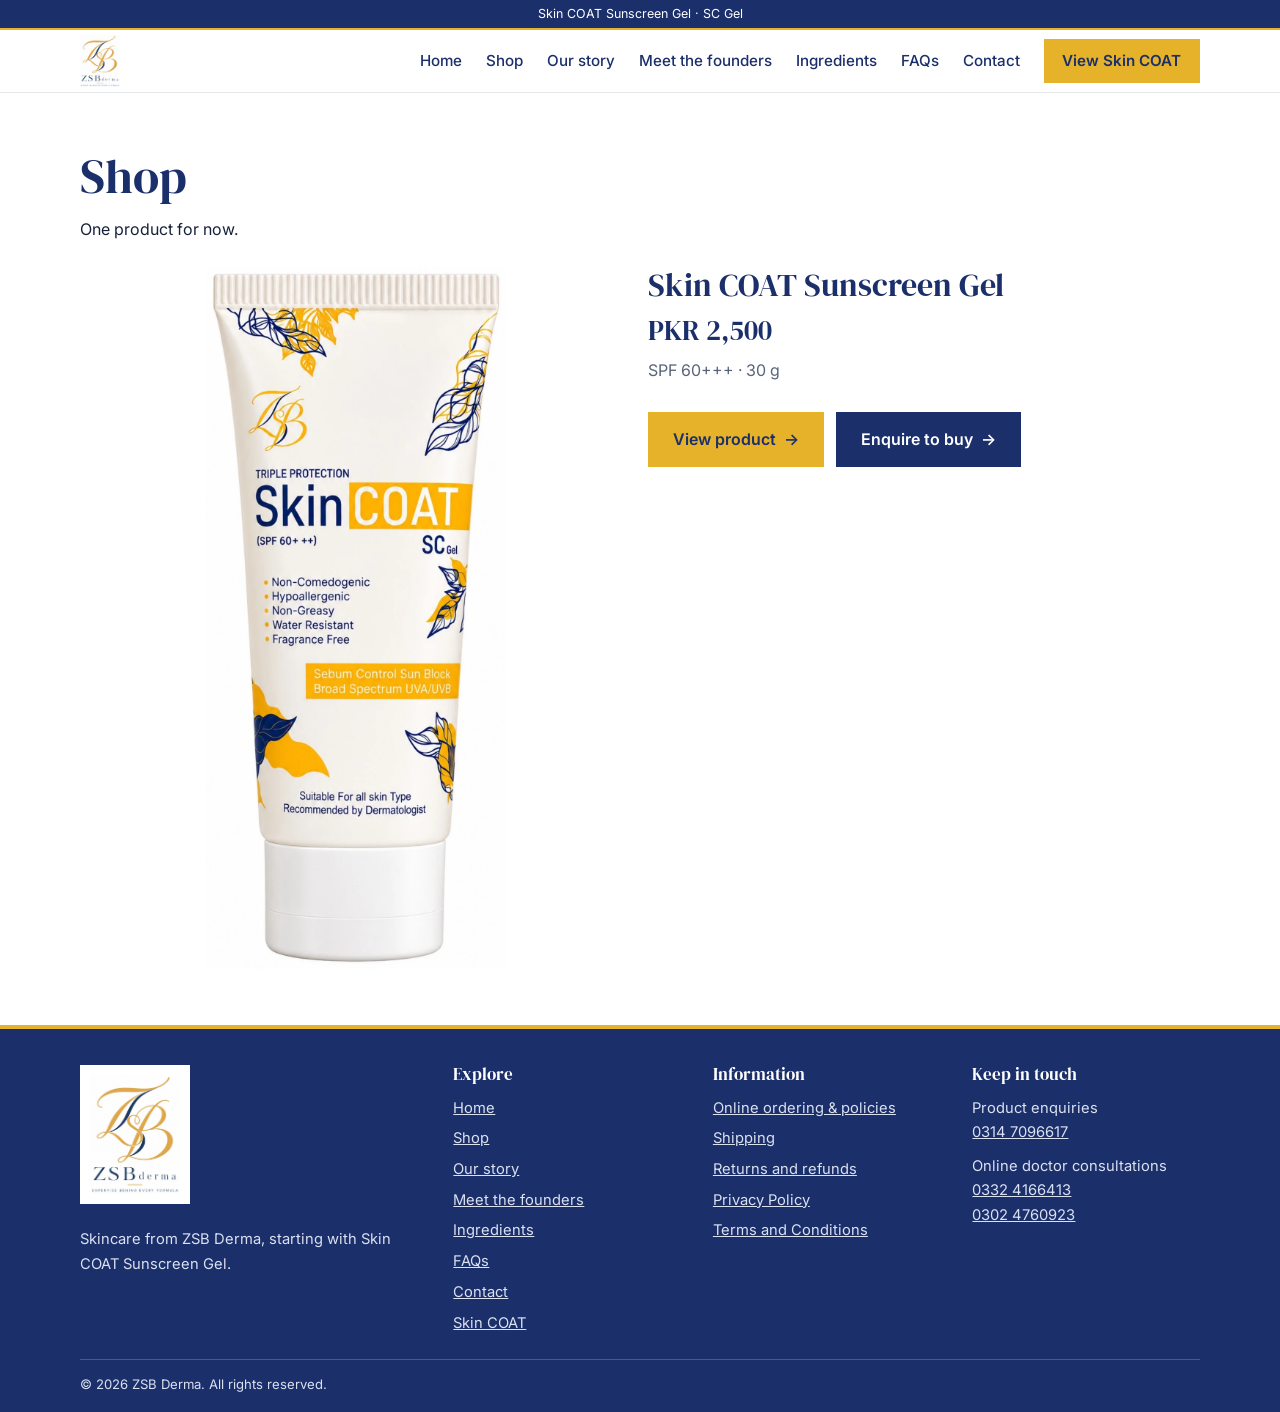
<file: ZSB-Derma-Skin-COAT-Final-Netlify-Ready/shop.html>
<!DOCTYPE html><html lang="en"><head><meta charset="utf-8"><meta name="viewport" content="width=device-width,initial-scale=1">
<title>Shop | ZSB Derma</title><meta name="description" content="Shop ZSB Derma. Skin COAT Sunscreen Gel · SC Gel, PKR 2,500.">
<meta property="og:title" content="Shop | ZSB Derma"><meta property="og:description" content="Shop ZSB Derma. Skin COAT Sunscreen Gel · SC Gel, PKR 2,500."><meta property="og:type" content="website">
<link rel="preconnect" href="https://fonts.googleapis.com"><link rel="preconnect" href="https://fonts.gstatic.com" crossorigin>
<link href="https://fonts.googleapis.com/css2?family=DM+Serif+Display&family=Inter:wght@400;500;600&display=swap" rel="stylesheet">
<link rel="stylesheet" href="css/style.css"><link rel="stylesheet" href="css/responsive.css"></head><body>
<div class="bar">Skin COAT Sunscreen Gel · SC Gel</div>
<header><div class="wrap nav"><a class="logo" href="index.html" aria-label="ZSB Derma home"><img src="assets/images/logo/zsb-derma-logo.webp" width="775" height="1020" alt="ZSB Derma, expertise behind every formula"></a>
<nav aria-label="Main"><button class="menu-btn" aria-expanded="false" aria-label="Toggle menu">&#9776;</button><ul><li><a href="index.html">Home</a></li><li><a href="shop.html" aria-current="page">Shop</a></li><li><a href="about.html">Our story</a></li><li><a href="founders.html">Meet the founders</a></li><li><a href="ingredients.html">Ingredients</a></li><li><a href="faqs.html">FAQs</a></li><li><a href="contact.html">Contact</a></li><li><a class="btn" href="product.html">View Skin COAT</a></li></ul></nav></div></header>
<main><section><div class="wrap"><h1>Shop</h1><p class="lead">One product for now.</p><div class="cols c2"><div><img class="pimg" src="assets/images/products/skin-coat-front.webp" width="818" height="1916" loading="lazy" alt="Skin COAT Sunscreen Gel 30 g tube, front of pack"></div><div><h2>Skin COAT Sunscreen Gel</h2><p class="price">PKR 2,500</p><p class="muted">SPF 60+++ &middot; 30 g</p><div class="actions"><a class="btn" href="product.html">View product</a><a class="btn line" href="contact.html">Enquire to buy</a></div></div></div></div></section></main>
<footer><div class="wrap"><div class="fgrid"><div><a class="flogo" href="index.html"><img src="assets/images/logo/zsb-derma-logo.webp" width="775" height="1020" loading="lazy" alt="ZSB Derma"></a><p style="margin-top:1rem">Skincare from ZSB Derma, starting with Skin COAT Sunscreen Gel.</p></div>
<div><h3>Explore</h3><ul><li><a href="index.html">Home</a></li><li><a href="shop.html">Shop</a></li><li><a href="about.html">Our story</a></li><li><a href="founders.html">Meet the founders</a></li><li><a href="ingredients.html">Ingredients</a></li><li><a href="faqs.html">FAQs</a></li><li><a href="contact.html">Contact</a></li><li><a href="product.html">Skin COAT</a></li></ul></div>
<div><h3>Information</h3><ul><li><a href="policies.html">Online ordering &amp; policies</a></li><li><a href="shipping.html">Shipping</a></li><li><a href="returns.html">Returns and refunds</a></li><li><a href="privacy-policy.html">Privacy Policy</a></li><li><a href="terms.html">Terms and Conditions</a></li></ul></div>
<div><h3>Keep in touch</h3><p>Product enquiries<br><a href="tel:+923147096617">0314 7096617</a></p><p style="margin-top:.6rem">Online doctor consultations<br><a href="tel:+923324166413">0332 4166413</a><br><a href="tel:+923024760923">0302 4760923</a></p></div></div>
<p class="copy">&copy; 2026 ZSB Derma. All rights reserved.</p></div></footer>
<button id="top" aria-label="Back to top">&uarr;</button><script src="js/main.js"></script></body></html>
</file>
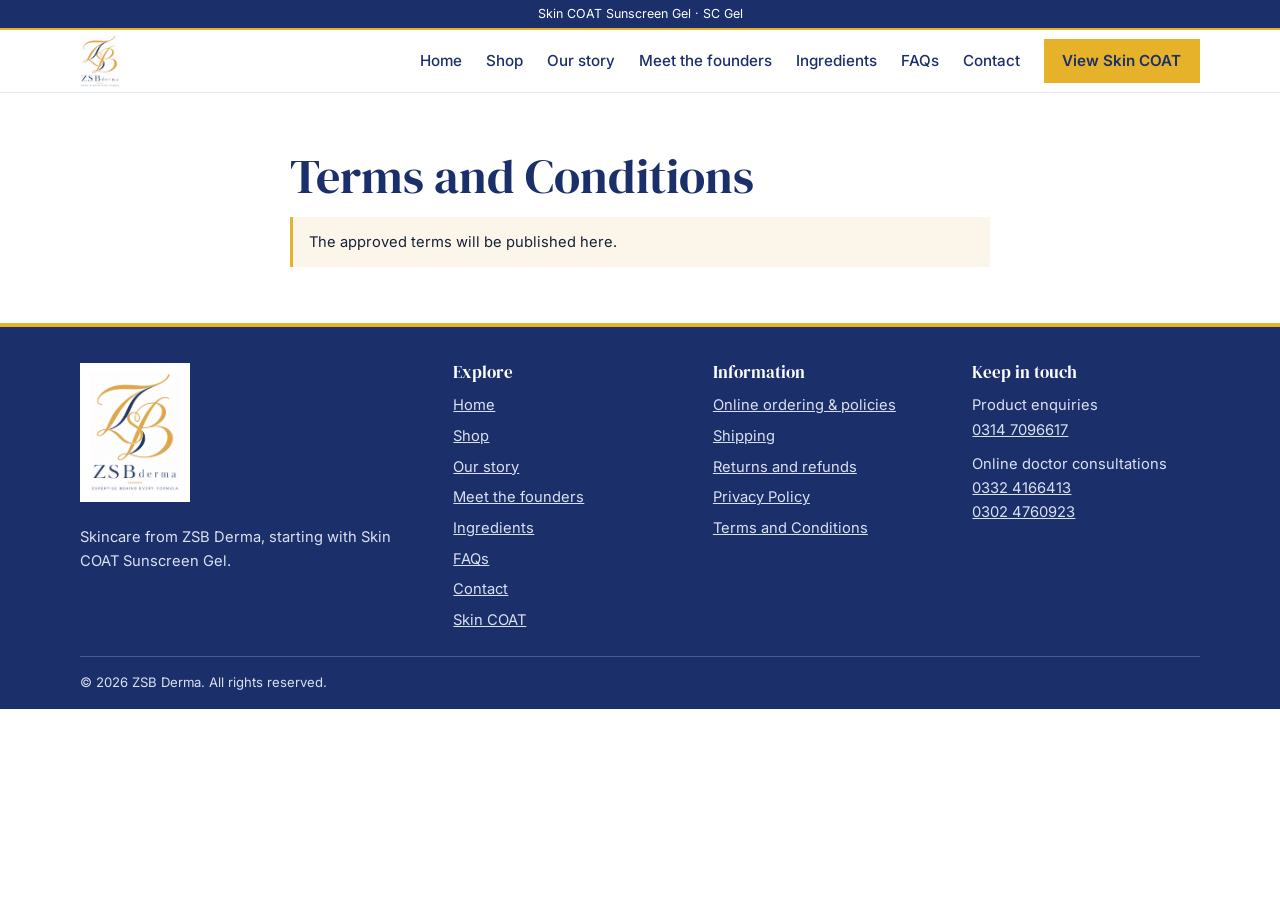
<file: ZSB-Derma-Skin-COAT-Final-Netlify-Ready/terms.html>
<!DOCTYPE html><html lang="en"><head><meta charset="utf-8"><meta name="viewport" content="width=device-width,initial-scale=1">
<title>Terms and Conditions | ZSB Derma</title><meta name="description" content="Terms and Conditions for the ZSB Derma website.">
<meta property="og:title" content="Terms and Conditions | ZSB Derma"><meta property="og:description" content="Terms and Conditions for the ZSB Derma website."><meta property="og:type" content="website">
<link rel="preconnect" href="https://fonts.googleapis.com"><link rel="preconnect" href="https://fonts.gstatic.com" crossorigin>
<link href="https://fonts.googleapis.com/css2?family=DM+Serif+Display&family=Inter:wght@400;500;600&display=swap" rel="stylesheet">
<link rel="stylesheet" href="css/style.css"><link rel="stylesheet" href="css/responsive.css"></head><body>
<div class="bar">Skin COAT Sunscreen Gel · SC Gel</div>
<header><div class="wrap nav"><a class="logo" href="index.html" aria-label="ZSB Derma home"><img src="assets/images/logo/zsb-derma-logo.webp" width="775" height="1020" alt="ZSB Derma, expertise behind every formula"></a>
<nav aria-label="Main"><button class="menu-btn" aria-expanded="false" aria-label="Toggle menu">&#9776;</button><ul><li><a href="index.html">Home</a></li><li><a href="shop.html">Shop</a></li><li><a href="about.html">Our story</a></li><li><a href="founders.html">Meet the founders</a></li><li><a href="ingredients.html">Ingredients</a></li><li><a href="faqs.html">FAQs</a></li><li><a href="contact.html">Contact</a></li><li><a class="btn" href="product.html">View Skin COAT</a></li></ul></nav></div></header>
<main><section><div class="wrap prose"><h1>Terms and Conditions</h1><p class="note">The approved terms will be published here.</p></div></section></main>
<footer><div class="wrap"><div class="fgrid"><div><a class="flogo" href="index.html"><img src="assets/images/logo/zsb-derma-logo.webp" width="775" height="1020" loading="lazy" alt="ZSB Derma"></a><p style="margin-top:1rem">Skincare from ZSB Derma, starting with Skin COAT Sunscreen Gel.</p></div>
<div><h3>Explore</h3><ul><li><a href="index.html">Home</a></li><li><a href="shop.html">Shop</a></li><li><a href="about.html">Our story</a></li><li><a href="founders.html">Meet the founders</a></li><li><a href="ingredients.html">Ingredients</a></li><li><a href="faqs.html">FAQs</a></li><li><a href="contact.html">Contact</a></li><li><a href="product.html">Skin COAT</a></li></ul></div>
<div><h3>Information</h3><ul><li><a href="policies.html">Online ordering &amp; policies</a></li><li><a href="shipping.html">Shipping</a></li><li><a href="returns.html">Returns and refunds</a></li><li><a href="privacy-policy.html">Privacy Policy</a></li><li><a href="terms.html">Terms and Conditions</a></li></ul></div>
<div><h3>Keep in touch</h3><p>Product enquiries<br><a href="tel:+923147096617">0314 7096617</a></p><p style="margin-top:.6rem">Online doctor consultations<br><a href="tel:+923324166413">0332 4166413</a><br><a href="tel:+923024760923">0302 4760923</a></p></div></div>
<p class="copy">&copy; 2026 ZSB Derma. All rights reserved.</p></div></footer>
<button id="top" aria-label="Back to top">&uarr;</button><script src="js/main.js"></script></body></html>
</file>
<file: ZSB-Derma-Skin-COAT-Final-Netlify-Ready/css/style.css>
:root{--brand-gold:#E5B22A;--brand-navy:#1B2F6B;--white:#FFFFFF;--warm-white:#FFFDF7;--light-cream:#FBF6E9;--pale-gold:#F8EBCB;--light-navy:#E9EDF7;--text-dark:#17213B;--text-muted:#59647A;--border:#E5E7EB;--navy:var(--brand-navy);--deep:var(--brand-navy);--gold:var(--brand-gold);--ice:var(--light-cream);--ink:var(--text-dark);--slate:var(--text-muted);--line:var(--border)}
*{box-sizing:border-box;margin:0}html{scroll-behavior:smooth}
body{font:400 1rem/1.65 Inter,Manrope,system-ui,sans-serif;color:var(--ink);background:#fff;overflow-x:hidden}
h1,h2,h3{font-family:"DM Serif Display",Georgia,serif;font-weight:400;color:var(--navy);line-height:1.15}
h1{font-size:clamp(2.1rem,7vw,3.9rem)}h2{font-size:clamp(1.6rem,4.5vw,2.5rem)}h3{font-size:1.25rem}
img{max-width:100%;height:auto}a{color:var(--navy)}
:focus-visible{outline:3px solid var(--gold);outline-offset:2px}
.wrap{width:min(1120px,100% - 2.5rem);margin-inline:auto}
section{padding:clamp(3rem,8vw,5.5rem) 0}.alt{background:var(--light-cream)}.navy{background:var(--navy);color:#dbe1f0}.navy h2,.navy h3{color:#fff}.tint{background:var(--light-navy)}
.muted{color:var(--slate)}.lead{font-size:1.1rem;max-width:60ch;margin-top:1rem}
.bar{background:var(--navy);border-bottom:2px solid var(--gold);color:#fff;text-align:center;font-size:.85rem;padding:.5rem 1rem}
header{position:sticky;top:0;z-index:20;background:#fff;border-bottom:1px solid var(--line)}
.nav{display:flex;align-items:center;justify-content:space-between;min-height:68px;gap:1rem}
.logo-ph{border:1px dashed var(--gold);padding:.35rem .7rem;font-size:.75rem;color:var(--navy);text-decoration:none;font-weight:600;line-height:1.2}
nav ul{display:flex;gap:1.5rem;list-style:none;padding:0;align-items:center}
nav a{text-decoration:none;font-weight:500;font-size:.95rem;padding:.4rem 0;border-bottom:2px solid transparent}
nav a:hover,nav a[aria-current=page]{border-color:var(--gold)}
.menu-btn{display:none;background:none;border:1px solid var(--line);min-width:44px;min-height:44px;font-size:1.2rem;color:var(--navy);cursor:pointer}
.btn{display:inline-block;background:var(--gold);color:var(--navy)!important;text-decoration:none;padding:.85rem 1.5rem;font-weight:600;border:1px solid var(--gold);min-height:44px;transition:background .2s,color .2s}
.btn:hover{background:#F0C043}.btn.line{background:var(--navy);border-color:var(--navy);color:#fff!important}.btn.line:hover{border-color:var(--gold);box-shadow:inset 0 -3px 0 var(--gold)}
nav .btn{padding:.55rem 1.1rem;border-bottom:1px solid var(--gold)}
.actions{display:flex;flex-wrap:wrap;gap:.75rem;margin-top:1.75rem}
.ph{border:1.5px dashed var(--gold);background:rgba(214,164,58,.07);display:flex;align-items:center;justify-content:center;text-align:center;padding:1.5rem;color:var(--slate);font-size:.9rem;aspect-ratio:4/5;width:100%}
.facts{display:grid;grid-template-columns:repeat(2,1fr);gap:1px;background:var(--line);border:1px solid var(--line);margin-top:2rem}
.facts div{background:#fff;padding:1.1rem}.facts b{display:block;font:400 1.5rem "DM Serif Display",serif;color:var(--navy)}.facts span{font-size:.85rem;color:var(--slate)}
.cols{display:grid;gap:1.5rem;margin-top:2.5rem}
.card{background:#fff;border:1px solid var(--line);border-top:3px solid var(--gold);padding:1.5rem;border-radius:4px}
.card p{margin-top:.5rem;color:var(--slate)}
.split{display:grid;gap:2.5rem;align-items:center}
.steps{list-style:none;padding:0;margin-top:2rem;display:grid;gap:1.25rem;counter-reset:s}
.steps li{counter-increment:s;padding-left:3.2rem;position:relative}
.steps li:before{content:counter(s);position:absolute;left:0;top:0;width:2.2rem;height:2.2rem;background:var(--gold);color:var(--navy);font-weight:700;display:grid;place-items:center;font-family:"DM Serif Display",serif}
.chips{display:flex;flex-wrap:wrap;gap:.6rem;margin-top:1.5rem;list-style:none;padding:0}
.chips li{border:1px solid var(--line);background:#fff;padding:.45rem .9rem;font-size:.92rem}
.note{border-left:3px solid var(--gold);background:var(--ice);padding:1rem 1.25rem;margin-top:1.5rem;font-size:.92rem}
.faq{margin-top:2rem;border-top:1px solid var(--line)}
.faq button{all:unset;box-sizing:border-box;width:100%;display:flex;justify-content:space-between;gap:1rem;padding:1.1rem 0;font-weight:600;color:var(--navy);cursor:pointer;border-bottom:1px solid var(--line);min-height:44px}
.faq button:focus-visible{outline:3px solid var(--gold)}
.faq button:after{content:"+";color:var(--gold);font-size:1.4rem;line-height:1}.faq button[aria-expanded=true]:after{content:"\2212"}
.faq .a{display:none;padding:1rem 0;color:var(--slate);max-width:70ch}.faq .a.open{display:block}
.thumbs{display:flex;gap:.6rem;margin-top:.75rem}
.thumbs button{flex:1;min-height:56px;border:1px solid var(--line);background:#fff;cursor:pointer;font-size:.8rem;color:var(--slate)}
.thumbs button[aria-pressed=true]{border-color:var(--gold);color:var(--navy);font-weight:600}
.price{font:400 2rem "DM Serif Display",serif;color:var(--navy);margin:.75rem 0}
form.vis{display:grid;gap:1rem;margin-top:1.5rem}
label{font-weight:600;font-size:.9rem;display:grid;gap:.35rem}
input,textarea{font:inherit;padding:.75rem;border:1px solid var(--line);min-height:44px;width:100%}
.cta{background:var(--navy);color:#d7e0ee;text-align:center}.cta h2{color:#fff}.cta .actions{justify-content:center}
.prose{max-width:70ch}.prose h2{margin-top:2.2rem;font-size:1.6rem}.prose p,.prose ul{margin-top:.8rem}
footer{background:var(--navy);border-top:4px solid var(--gold);color:#dbe1f0;padding:3.5rem 0 1.5rem;font-size:.92rem}
footer h3{color:#fff;font-size:1.05rem;margin-bottom:.7rem}footer a{color:#dbe1f0}footer a:hover{color:var(--gold)}footer ul{list-style:none;padding:0;display:grid;gap:.4rem}
.fgrid{display:grid;gap:2rem}.copy{border-top:1px solid rgba(255,255,255,.2);margin-top:2.5rem;padding-top:1.2rem;font-size:.82rem}
#top{position:fixed;right:1rem;bottom:1rem;width:44px;height:44px;background:var(--gold);color:var(--deep);border:0;cursor:pointer;font-size:1.2rem;display:none;z-index:15}
.reveal{opacity:0;transform:translateY(14px);transition:opacity .6s,transform .6s}.reveal.in{opacity:1;transform:none}
@media(min-width:720px){.cols.c3{grid-template-columns:repeat(3,1fr)}.cols.c2,.split{grid-template-columns:1fr 1fr}.hero .grid{grid-template-columns:1.2fr .8fr}.facts{grid-template-columns:repeat(4,1fr)}.fgrid{grid-template-columns:1.5fr 1fr 1fr 1fr}}
@media(max-width:860px){.menu-btn{display:block}nav ul{display:none;position:absolute;left:0;right:0;top:100%;background:#fff;flex-direction:column;align-items:stretch;gap:0;padding:.5rem 1.25rem 1.25rem;border-bottom:1px solid var(--line)}nav ul.open{display:flex}nav li a{display:block;padding:.85rem 0;border-bottom:1px solid var(--line)}nav .btn{margin-top:.8rem;text-align:center}}
@media(prefers-reduced-motion:reduce){html{scroll-behavior:auto}*{transition:none!important}.reveal{opacity:1;transform:none}}

.logo img{height:58px;width:auto;display:block;mix-blend-mode:multiply}
.flogo{display:inline-block;background:#fff;padding:.6rem;width:110px}.flogo img{display:block;width:100%;height:auto}
.pimg{display:block;width:100%;max-width:300px;height:auto;margin:0 auto;mix-blend-mode:multiply}
.cut{display:block;margin:0 auto;height:auto;filter:drop-shadow(0 28px 28px rgba(0,0,0,.45))}
.hero{position:relative;overflow:hidden;color:#dbe1f0;background:radial-gradient(ellipse 70% 60% at 70% 55%,#2b4590 0%,var(--navy) 55%,#14255A 100%)}
.hero:before{content:"";position:absolute;inset:auto -20% -30% -20%;height:60%;border-top:3px solid var(--gold);border-radius:50%;opacity:.7}
.hero:after{content:"";position:absolute;width:140%;aspect-ratio:1;right:-30%;top:-95%;border:2px solid var(--gold);border-radius:50%;opacity:.35}
.hero-in{position:relative;z-index:1;display:grid;gap:1.5rem;padding:2.5rem 0 3rem;align-items:center}
.hero h1{color:#fff}.hero .rule{width:64px;height:3px;background:var(--gold);margin:1.25rem 0}.hero .lead{color:#dbe1f0}
.hero-vis{position:relative;display:grid;place-items:center;order:-1}
.hero-vis:before{content:"";position:absolute;width:78%;aspect-ratio:1;border-radius:50%;background:radial-gradient(circle,rgba(229,178,42,.38),rgba(229,178,42,0) 68%)}
.hero-vis .cut{position:relative;width:min(220px,58vw)}
.hero .actions .btn.line{background:transparent;border-color:#fff}.hero .actions .btn.line:hover{border-color:var(--gold)}
.showcase{background:var(--navy);position:relative}
.showcase .cut{width:min(240px,60vw)}.showcase .stage{position:relative;display:grid;place-items:center;padding:2rem 0}.showcase .stage:before{content:"";position:absolute;width:80%;aspect-ratio:1;border-radius:50%;background:radial-gradient(circle,rgba(229,178,42,.5),transparent 68%)}
.navy .card{background:rgba(255,255,255,.06);border-color:rgba(255,255,255,.14);border-top-color:var(--gold)}.navy .card p{color:#dbe1f0}
.navy .note{background:rgba(255,255,255,.08);color:#fff}
.gal{background:#fff;border:1px solid var(--line);padding:1.5rem;display:grid;place-items:center;min-height:340px}.gal.dark{background:var(--navy)}.gal img{max-width:260px}
.thumbs{justify-content:center}.thumbs button{flex:0 0 76px;display:grid;place-items:center;padding:.3rem}.thumbs img{max-height:60px;width:auto;width:auto;mix-blend-mode:normal}
.thumbs button[aria-pressed=true]{border-color:var(--gold);box-shadow:inset 0 -3px 0 var(--gold)}
.pill{display:inline-block;background:var(--gold);color:var(--navy);font-weight:600;font-size:.8rem;padding:.25rem .7rem;margin-bottom:1rem}
@media(min-width:900px){.hero-in{grid-template-columns:1.1fr .9fr;padding:4.5rem 0;min-height:620px}.hero-vis{order:0}.hero-vis .cut{width:min(330px,28vw)}.showcase .cut{width:min(300px,28vw)}}
.hero h1 em,.navy h2 em,.cta h2 em{color:var(--brand-gold);font-style:normal}
.hero-vis .cut{width:auto;height:min(340px,46vh)}
.showcase .cut{width:auto;height:min(340px,46vh)}
.logo img{height:64px}
@media(min-width:900px){.hero-in{min-height:0;padding:3.5rem 0}.hero-vis .cut{width:auto;height:min(500px,64vh)}.showcase .cut{width:auto;height:min(460px,60vh)}}
/* ===== v3 enhancement: compact layout, motion ===== */
:root{--ease:cubic-bezier(.22,.61,.36,1)}
h1{font-size:clamp(1.9rem,4.2vw,3rem)}h2{font-size:clamp(1.4rem,3vw,2rem)}h3{font-size:1.1rem}
section{padding:clamp(2rem,5vw,3.5rem) 0}
.lead{font-size:1rem;max-width:56ch;margin-top:.75rem}
.cols{margin-top:1.5rem;gap:1rem}.facts{margin-top:1.25rem}.card{padding:1.25rem}
.steps{margin-top:1.25rem;gap:1rem}.chips{margin-top:1rem}.faq{margin-top:1.25rem}.note{margin-top:1rem;padding:.8rem 1rem}
.price{font-size:1.75rem;margin:.5rem 0}.split{gap:1.75rem}
.bar{font-size:.78rem;padding:.3rem 1rem}
.nav{min-height:56px}.logo img{height:46px}
nav a{position:relative;border-bottom:0}nav li>a:not(.btn):after{content:"";position:absolute;left:0;right:0;bottom:0;height:2px;background:var(--gold);transform:scaleX(0);transform-origin:left;transition:transform .3s var(--ease)}
nav li>a:not(.btn):hover:after,nav a[aria-current=page]:after{transform:scaleX(1)}
nav .btn{border-bottom:1px solid var(--gold)}
header{animation:down .5s var(--ease) both}
.btn{transition:background .25s,transform .25s var(--ease),box-shadow .25s;position:relative}
a.btn:not(nav .btn):after{content:"\2192";display:inline-block;margin-left:.5rem;transition:transform .25s var(--ease)}
a.btn:hover:after{transform:translateX(4px)}
.btn:hover{transform:translateY(-2px);box-shadow:0 8px 18px rgba(27,47,107,.22)}.btn:active{transform:translateY(0);box-shadow:none}
.card{transition:transform .3s var(--ease),box-shadow .3s,border-color .3s}.card:hover{transform:translateY(-4px);box-shadow:0 14px 28px rgba(27,47,107,.14)}
.navy .card:hover{box-shadow:0 14px 28px rgba(0,0,0,.3);background:rgba(255,255,255,.1)}
.chips li{transition:transform .2s var(--ease),border-color .2s}.chips li:hover{transform:translateY(-2px);border-color:var(--gold)}
.logocard{background:#fff;border:1px solid var(--line);border-top:3px solid var(--gold);padding:1rem;display:grid;place-items:center}.logocard img{height:180px;width:auto}
/* hero compact */
.hero:after{top:-120%}
.hero-in{padding:1.25rem 0 1.5rem;gap:.75rem;min-height:0}
.hero h1{font-size:clamp(1.8rem,7vw,2.6rem)}.hero .rule{margin:.8rem 0}.hero .lead{margin-top:0}
.hero .actions{margin-top:1.1rem;display:grid;grid-template-columns:1fr 1fr;gap:.6rem}.hero .actions .btn{padding:.75rem .5rem;text-align:center;font-size:.88rem}.hero .actions .btn:after{display:none}
.hero-vis .cut{height:min(215px,28vh)}
.hero-in>div:first-child>*{animation:up .7s var(--ease) both}
.hero-in>div:first-child>.rule{animation-delay:.1s}.hero-in>div:first-child>h1{animation-delay:.15s}.hero-in>div:first-child>.lead{animation-delay:.3s}.hero-in>div:first-child>.actions{animation-delay:.45s}
.hero-vis .cut{animation:pop .9s .25s var(--ease) both,float 6s 1.2s ease-in-out infinite}
.showcase .cut{height:min(300px,40vh)}.showcase .stage{padding:1rem 0}
@keyframes up{from{opacity:0;transform:translateY(16px)}}
@keyframes down{from{opacity:0;transform:translateY(-12px)}}
@keyframes pop{from{opacity:0;transform:scale(.94) translateY(10px)}}
@keyframes float{50%{transform:translateY(-8px)}}
@keyframes clip{from{clip-path:inset(0 0 100% 0)}to{clip-path:inset(0)}}
.reveal{opacity:0;transform:translateY(14px);transition:opacity .6s var(--ease),transform .6s var(--ease);transition-delay:var(--d,0s)}
.reveal.in{opacity:1;transform:none}
.stage.reveal.in .cut,.gal.reveal.in{animation:clip .8s var(--ease) both}
.faq .a{display:grid;grid-template-rows:0fr;padding:0;transition:grid-template-rows .35s var(--ease)}.faq .a.open{display:grid;grid-template-rows:1fr}
.faq .a>div{overflow:hidden}.faq .a p{padding:.9rem 0}
.faq button:after{transition:transform .3s var(--ease)}.faq button[aria-expanded=true]:after{content:"+";transform:rotate(45deg)}
.faq button:hover{color:#000}
.gal img{transition:transform .5s var(--ease)}.gal:hover img{transform:scale(1.03)}
.thumbs button{transition:transform .2s var(--ease),border-color .2s}.thumbs button:hover{transform:translateY(-2px)}
#top{display:block;opacity:0;visibility:hidden;transform:translateY(8px);transition:opacity .3s,transform .3s,visibility .3s}#top.show{opacity:1;visibility:visible;transform:none}#top:hover{transform:translateY(-3px)}
footer{padding:2.25rem 0 1rem}.copy{margin-top:1.5rem;padding-top:.9rem}
@media(min-width:900px){
 .nav{min-height:60px}.logo img{height:50px}
 .hero-in{grid-template-columns:1.15fr .85fr;padding:1.5rem 0;min-height:0}
 .hero h1{font-size:clamp(2.2rem,3.6vw,3rem)}.hero .lead{font-size:1.05rem}
 .hero .actions{display:flex;gap:.75rem}.hero .actions .btn{padding:.8rem 1.4rem;font-size:1rem}.hero .actions .btn:after{display:inline-block}
 .hero-vis .cut{height:min(400px,56vh)}.showcase .cut{height:min(360px,50vh)}
}
@media(max-width:860px){
 nav ul{display:flex;visibility:hidden;opacity:0;transform:translateY(-8px);pointer-events:none;transition:opacity .25s,transform .25s var(--ease),visibility .25s}
 nav ul.open{visibility:visible;opacity:1;transform:none;pointer-events:auto}
 .menu-btn{min-height:42px}
}
@media(max-width:380px){.hero .actions .btn{font-size:.82rem}}
@media(prefers-reduced-motion:reduce){*,*:before,*:after{animation:none!important;transition:none!important}.reveal{opacity:1;transform:none}}
.hero{padding:0}


/* ===== Skin COAT hero refresh ===== */
.hero{
  --hero-ink:#17264f;
  --hero-cream:#fbf8f0;
  position:relative;
  isolation:isolate;
  overflow:hidden;
  padding:clamp(1.25rem,3vw,2.25rem) 0;
  color:var(--hero-ink);
  background:
    radial-gradient(ellipse at 8% 12%,rgba(229,178,42,.10),transparent 32%),
    linear-gradient(115deg,#fffdf8 0%,var(--hero-cream) 62%,#f3efe4 100%);
}
.hero:before{
  content:"";position:absolute;z-index:-1;width:28rem;height:28rem;left:-18rem;bottom:-21rem;
  border:1px solid rgba(27,47,107,.10);border-radius:50%;box-shadow:0 0 0 2.5rem rgba(27,47,107,.025),0 0 0 5rem rgba(27,47,107,.02);
}
.hero:after{display:none}
.hero-in{
  width:min(1240px,100% - 2.5rem);display:grid;grid-template-columns:minmax(0,1.02fr) minmax(290px,.98fr);
  align-items:stretch;gap:clamp(1.5rem,4vw,4.25rem);padding:clamp(1rem,2vw,1.75rem) 0;min-height:0;
}
.hero-copy{align-self:center;padding:clamp(.5rem,2vw,1.5rem) 0}
.hero-kicker{display:flex;align-items:center;gap:.65rem;color:#7d6324;font-size:.72rem;letter-spacing:.19em;font-weight:700;margin-bottom:1.25rem}
.kicker-mark{display:inline-block;width:25px;height:2px;background:var(--brand-gold)}
.kicker-divider{color:#c7b987}
.hero h1{max-width:11ch;color:var(--brand-navy);font-size:clamp(2.55rem,5.1vw,4.65rem);line-height:1.02;letter-spacing:-.035em}
.hero h1 em{color:#b88b1c;font-style:normal}
.hero .rule{display:none}
.hero .lead,.hero-description{max-width:52ch;margin:1.35rem 0 0;color:#58627a;font-size:clamp(.98rem,1.25vw,1.1rem);line-height:1.85}
.hero-proof{display:flex;flex-wrap:wrap;gap:0;margin-top:1.8rem;padding:1rem 0;border-top:1px solid rgba(27,47,107,.14);border-bottom:1px solid rgba(27,47,107,.14)}
.hero-proof span{display:grid;gap:.12rem;padding:0 1.2rem;border-left:1px solid rgba(27,47,107,.15)}
.hero-proof span:first-child{padding-left:0;border-left:0}
.hero-proof strong{font:400 1.3rem/1.2 "DM Serif Display",Georgia,serif;color:var(--brand-navy)}
.hero-proof small{font-size:.7rem;line-height:1.35;color:#747b8c}
.hero .actions.hero-actions{display:flex;flex-wrap:wrap;gap:.75rem;margin-top:1.65rem}
.hero .hero-actions .btn{display:inline-flex;align-items:center;justify-content:center;gap:.65rem;padding:.9rem 1.25rem;font-size:.88rem;min-height:50px}
.hero .hero-actions .btn:first-child{background:var(--brand-navy);border-color:var(--brand-navy);color:#fff!important}
.hero .hero-actions .btn:first-child:hover{background:#263f83;border-color:#263f83}
.hero .hero-actions .btn.line{background:transparent;border:1px solid rgba(27,47,107,.35);color:var(--brand-navy)!important}
.hero .hero-actions .btn.line:hover{background:#fff;border-color:var(--brand-gold);box-shadow:0 8px 18px rgba(27,47,107,.08)}
.hero .hero-actions .btn:after{display:none}
.hero-footnote{margin-top:1.25rem;color:#8a8d96;font-size:.76rem;letter-spacing:.025em}
.hero-art{
  position:relative;isolation:isolate;display:flex;flex-direction:column;align-items:center;justify-content:center;
  min-height:510px;overflow:hidden;border-radius:3px;
  background:radial-gradient(ellipse at 52% 42%,#344b8b 0%,#233a7a 40%,#172b64 78%,#132354 100%);
  box-shadow:0 22px 55px rgba(23,42,94,.16);
}
.hero-art:before{content:"";position:absolute;inset:14px;border:1px solid rgba(229,178,42,.25);pointer-events:none}
.hero-orbit{position:absolute;z-index:-1;left:50%;top:48%;aspect-ratio:1;border:1px solid rgba(229,178,42,.25);border-radius:50%;transform:translate(-50%,-50%)}
.hero-orbit-one{width:min(78%,390px)}
.hero-orbit-two{width:min(98%,490px);border-color:rgba(255,255,255,.12)}
.hero-art-label{position:absolute;top:2.1rem;left:2.2rem;display:flex;align-items:center;gap:.55rem;color:#e9dfc1;font-size:.62rem;font-weight:600;letter-spacing:.18em}
.label-dot{width:6px;height:6px;border-radius:50%;background:var(--brand-gold);box-shadow:0 0 0 4px rgba(229,178,42,.13)}
.hero-product-wrap{position:relative;z-index:1;display:grid;place-items:center;width:100%;height:100%;padding:3.2rem 1rem 2.7rem}
.hero-product-glow{position:absolute;width:60%;aspect-ratio:1;border-radius:50%;background:radial-gradient(circle,rgba(229,178,42,.27),rgba(229,178,42,0) 70%);filter:blur(5px)}
.hero-product{position:relative;z-index:1;display:block;width:auto;height:min(420px,54vh);max-width:75%;object-fit:contain;filter:drop-shadow(0 25px 22px rgba(0,0,0,.32));animation:heroProductIn .9s .12s cubic-bezier(.22,.61,.36,1) both,heroProductFloat 7s 1.1s ease-in-out infinite}
.hero-stamp{position:absolute;z-index:2;right:1.55rem;bottom:5rem;width:92px;height:92px;display:flex;flex-direction:column;align-items:center;justify-content:center;border:1px solid rgba(229,178,42,.8);border-radius:50%;background:rgba(19,35,84,.82);color:#f4e8c8;transform:rotate(8deg);box-shadow:0 8px 25px rgba(0,0,0,.16)}
.hero-stamp span,.hero-stamp small{font-size:.55rem;letter-spacing:.16em}
.hero-stamp strong{font:400 1.25rem/1.1 "DM Serif Display",Georgia,serif;color:var(--brand-gold)}
.hero-art-caption{position:absolute;left:2.2rem;right:2.2rem;bottom:1.9rem;display:flex;justify-content:space-between;gap:1rem;color:#e9dfc1;font-size:.58rem;letter-spacing:.15em}
.hero-art-caption span:first-child{font-weight:700;color:var(--brand-gold)}
@keyframes heroProductIn{from{opacity:0;transform:translateY(16px) scale(.97)}to{opacity:1;transform:translateY(0) scale(1)}}
@keyframes heroProductFloat{50%{transform:translateY(-7px)}}
@media(max-width:899px){
 .hero-in{grid-template-columns:1fr;gap:1.5rem;padding:.75rem 0}
 .hero-copy{padding:.8rem 0 0}
 .hero h1{max-width:13ch;font-size:clamp(2.6rem,8vw,4.1rem)}
 .hero-art{min-height:440px}
 .hero-product{height:min(355px,44vh)}
 .hero-stamp{right:1.2rem;bottom:4.4rem;width:78px;height:78px}
}
@media(max-width:520px){
 .hero{padding:1rem 0 1.5rem}
 .hero-in{width:min(100% - 2rem,1240px);gap:1.15rem}
 .hero-kicker{font-size:.65rem;margin-bottom:.85rem}
 .hero h1{font-size:clamp(2.35rem,11vw,3.25rem)}
 .hero-description{font-size:.94rem;line-height:1.7;margin-top:1rem}
 .hero-proof{margin-top:1.25rem;padding:.8rem 0}
 .hero-proof span{padding:0 .8rem}
 .hero-proof strong{font-size:1.15rem}
 .hero-proof small{font-size:.62rem}
 .hero .actions.hero-actions{display:grid;grid-template-columns:1fr;margin-top:1.2rem}
 .hero .hero-actions .btn{width:100%;padding:.8rem 1rem}
 .hero-footnote{margin-top:.85rem}
 .hero-art{min-height:365px}
 .hero-art:before{inset:10px}
 .hero-art-label{top:1.5rem;left:1.5rem;font-size:.55rem}
 .hero-product-wrap{padding:2.6rem .5rem 2.5rem}
 .hero-product{height:290px;max-width:72%}
 .hero-stamp{right:1rem;bottom:3.9rem;width:70px;height:70px}
 .hero-art-caption{left:1.5rem;right:1.5rem;bottom:1.45rem;font-size:.5rem}
}
@media(prefers-reduced-motion:reduce){
 .hero-product{animation:none}
}


/* ===== Reference-matched Skin COAT luxury landing hero ===== */
.hero-reference{
  --hero-ink:#17294f;--hero-gold:#c98a12;
  position:relative;isolation:isolate;display:flex;align-items:center;min-height:clamp(570px,calc(100svh - 88px),760px);
  overflow:hidden;padding:0;background:#fff2d8;color:var(--hero-ink);
}
.hero-reference:before,.hero-reference:after{display:none}
.hero-reference-bg{position:absolute;z-index:-2;inset:0;width:100%;height:100%;max-width:none;object-fit:cover;object-position:center center}
.hero-reference:after{content:"";display:block;position:absolute;z-index:-1;inset:0;background:linear-gradient(90deg,rgba(255,248,232,.16) 0%,rgba(255,248,232,.08) 38%,transparent 58%)}
.hero-reference .hero-in{width:min(1240px,100% - 4rem);display:grid;grid-template-columns:minmax(0, .94fr) minmax(0,1.06fr);align-items:center;gap:2rem;min-height:inherit;padding:clamp(2.5rem,5vw,4.5rem) 0;margin-inline:auto}
.hero-reference .hero-copy{max-width:570px;align-self:center;padding:0}
.hero-reference .hero-kicker{display:flex;align-items:center;gap:.65rem;margin:0 0 1.35rem;color:#80590e;font-size:.7rem;letter-spacing:.2em;font-weight:700}
.hero-reference .kicker-mark{width:28px;height:2px;background:#d99b20}
.hero-reference h1{max-width:10.5ch;margin:0;color:#142b59;font-family:"DM Serif Display",Georgia,serif;font-size:clamp(3rem,5.25vw,5.35rem);line-height:.99;letter-spacing:-.045em}
.hero-reference h1 em{color:#c48712;font-style:normal}
.hero-reference .hero-description{max-width:47ch;margin:1.45rem 0 0;color:#4c5360;font-size:clamp(.96rem,1.18vw,1.08rem);line-height:1.8}
.hero-reference .hero-proof{display:flex;flex-wrap:wrap;gap:0;margin-top:1.55rem;padding:.95rem 0;border-top:1px solid rgba(20,43,89,.18);border-bottom:1px solid rgba(20,43,89,.18)}
.hero-reference .hero-proof span{display:grid;gap:.1rem;padding:0 1.1rem;border-left:1px solid rgba(20,43,89,.18)}
.hero-reference .hero-proof span:first-child{padding-left:0;border-left:0}
.hero-reference .hero-proof strong{color:#142b59;font:400 1.25rem/1.2 "DM Serif Display",Georgia,serif}
.hero-reference .hero-proof small{color:#687080;font-size:.68rem;line-height:1.35}
.hero-reference .hero-actions{display:flex;flex-wrap:wrap;gap:.7rem;margin-top:1.55rem}
.hero-reference .hero-actions .btn{display:inline-flex;align-items:center;justify-content:center;gap:.45rem;min-height:48px;padding:.78rem 1.2rem;font-size:.86rem}
.hero-reference .hero-actions .btn:first-child{background:#142b59;border-color:#142b59;color:#fff!important}
.hero-reference .hero-actions .btn:first-child:hover{background:#203d78;border-color:#203d78}
.hero-reference .hero-actions .btn.line{background:rgba(255,255,255,.55);border:1px solid rgba(20,43,89,.38);color:#142b59!important}
.hero-reference .hero-actions .btn.line:hover{background:#fff;border-color:#c98a12}
.hero-reference .hero-actions .btn:after{display:none}
.hero-reference .hero-footnote{margin-top:1.05rem;color:#74716a;font-size:.72rem;letter-spacing:.035em}
@media(min-width:1500px){.hero-reference-bg{object-position:center 53%}.hero-reference .hero-in{width:min(1320px,100% - 5rem)}}
@media(max-width:900px){
 .hero-reference{display:flex;flex-direction:column;align-items:stretch;min-height:0;padding:0}
 .hero-reference .hero-in{order:1;width:min(100% - 3rem,720px);min-height:0;grid-template-columns:1fr;padding:2.6rem 0 1.65rem}
 .hero-reference .hero-copy{max-width:620px}
 .hero-reference h1{max-width:12ch;font-size:clamp(2.8rem,7.5vw,4.4rem)}
 .hero-reference-bg{position:relative;order:2;inset:auto;display:block;width:100%;height:auto;aspect-ratio:1672/941;object-fit:cover;object-position:center}
 .hero-reference:after{display:none}
}
@media(max-width:560px){
 .hero-reference .hero-in{width:calc(100% - 2.25rem);padding:2.1rem 0 1.35rem;gap:0}
 .hero-reference .hero-kicker{font-size:.61rem;letter-spacing:.16em;margin-bottom:1rem}
 .hero-reference h1{font-size:clamp(2.55rem,12vw,3.55rem);max-width:11ch;line-height:1.02}
 .hero-reference .hero-description{font-size:.92rem;line-height:1.72;margin-top:1rem}
 .hero-reference .hero-proof{margin-top:1.2rem;padding:.75rem 0}
 .hero-reference .hero-proof span{padding:0 .72rem}
 .hero-reference .hero-proof strong{font-size:1.08rem}
 .hero-reference .hero-proof small{font-size:.59rem}
 .hero-reference .hero-actions{display:grid;grid-template-columns:1fr;gap:.6rem;margin-top:1.2rem}
 .hero-reference .hero-actions .btn{width:100%;padding:.8rem 1rem}
 .hero-reference .hero-footnote{font-size:.67rem;margin-top:.8rem}
 .hero-reference-bg{aspect-ratio:1.28/1;object-fit:cover;object-position:69% center}
}
@media(prefers-reduced-motion:reduce){.hero-reference *{animation:none!important;transition:none!important}}

/* ===== Final first-fold visibility + compact hero tuning ===== */
.bar{padding:.35rem 1rem;font-size:.78rem;line-height:1.35}
.nav{min-height:62px}
.logo img{height:52px}
.hero-reference{
  min-height:clamp(520px,calc(100svh - 98px),700px);
  height:clamp(520px,calc(100svh - 98px),700px);
  padding:0;
}
.hero-reference-bg{object-position:center center}
.hero-reference:after{
  background:linear-gradient(90deg,
    rgba(255,249,236,.97) 0%,
    rgba(255,249,236,.94) 30%,
    rgba(255,249,236,.78) 43%,
    rgba(255,249,236,.22) 57%,
    rgba(255,249,236,0) 68%);
}
.hero-reference .hero-in{
  width:min(1240px,100% - 3.5rem);
  min-height:0;height:100%;
  grid-template-columns:minmax(0,.96fr) minmax(0,1.04fr);
  gap:1rem;padding:.7rem 0;
}
.hero-reference .hero-copy{max-width:555px;padding:.25rem 0}
.hero-reference .hero-kicker{margin-bottom:.75rem;color:#75500c;font-size:.68rem;letter-spacing:.17em}
.hero-reference .kicker-mark{background:#bd7d08}
.hero-reference h1{max-width:11ch;font-size:clamp(2.65rem,4.35vw,4.35rem);line-height:1.01;color:#102653}
.hero-reference h1 em{color:#a96b00}
.hero-reference .hero-description{
  max-width:48ch;margin:.9rem 0 0;color:#343d50;
  font-size:clamp(.9rem,1.04vw,1.02rem);line-height:1.58;font-weight:500;
}
.hero-reference .hero-proof{margin-top:1rem;padding:.68rem 0;border-color:rgba(16,38,83,.25)}
.hero-reference .hero-proof span{padding:0 .9rem;border-color:rgba(16,38,83,.22)}
.hero-reference .hero-proof span:first-child{padding-left:0}
.hero-reference .hero-proof strong{color:#102653;font-size:1.18rem;font-weight:600}
.hero-reference .hero-proof small{color:#3e485c;font-size:.67rem;font-weight:600}
.hero-reference .hero-actions{display:flex;gap:.65rem;margin-top:.95rem}
.hero-reference .hero-actions .btn{min-height:44px;padding:.7rem 1rem;font-size:.82rem;line-height:1.3}
.hero-reference .hero-actions .btn:first-child{background:#102653;border-color:#102653;color:#fff!important}
.hero-reference .hero-actions .btn.line{background:rgba(255,255,255,.76);border:1px solid #9a6a13;color:#102653!important}
.hero-reference .hero-footnote{margin-top:.75rem;color:#59451d;font-size:.76rem;font-weight:600;letter-spacing:.01em}
@media(max-width:899px){
 .hero-reference{height:auto;min-height:0;padding:1.5rem 0 1.75rem}
 .hero-reference-bg{object-position:70% center;opacity:.36}
 .hero-reference:after{background:linear-gradient(90deg,rgba(255,249,236,.98),rgba(255,249,236,.88))}
 .hero-reference .hero-in{width:min(680px,100% - 2rem);height:auto;display:block;padding:.4rem 0}
 .hero-reference .hero-copy{max-width:620px;padding:.5rem 0}
 .hero-reference h1{max-width:12ch;font-size:clamp(2.55rem,7vw,3.8rem)}
 .hero-reference .hero-description{max-width:56ch;font-size:1rem;line-height:1.65}
 .hero-reference .hero-proof{margin-top:1.1rem}
}
@media(max-width:520px){
 .bar{font-size:.7rem;padding:.32rem .6rem}
 .nav{min-height:56px}
 .logo img{height:46px}
 .hero-reference{padding:1.1rem 0 1.35rem}
 .hero-reference .hero-kicker{font-size:.61rem;margin-bottom:.65rem}
 .hero-reference h1{font-size:clamp(2.35rem,10vw,3.1rem)}
 .hero-reference .hero-description{font-size:.9rem;line-height:1.58;margin-top:.8rem}
 .hero-reference .hero-proof{display:grid;grid-template-columns:repeat(3,minmax(0,1fr));margin-top:.9rem;padding:.65rem 0}
 .hero-reference .hero-proof span{padding:0 .55rem}
 .hero-reference .hero-proof strong{font-size:1.03rem}
 .hero-reference .hero-proof small{font-size:.58rem}
 .hero-reference .hero-actions{display:grid;grid-template-columns:1fr;gap:.55rem;margin-top:.85rem}
 .hero-reference .hero-actions .btn{width:100%;justify-content:center;text-align:center}
 .hero-reference .hero-footnote{font-size:.69rem;margin-top:.7rem}
}
@media(max-height:700px) and (min-width:900px){
 .hero-reference{min-height:calc(100svh - 98px);height:calc(100svh - 98px)}
 .hero-reference .hero-kicker{margin-bottom:.5rem}
 .hero-reference h1{font-size:clamp(2.45rem,3.8vw,3.65rem)}
 .hero-reference .hero-description{margin-top:.65rem;line-height:1.48;font-size:.91rem}
 .hero-reference .hero-proof{margin-top:.7rem;padding:.5rem 0}
 .hero-reference .hero-actions{margin-top:.65rem}
 .hero-reference .hero-footnote{margin-top:.5rem}
}


/* ===== Exact first-screenshot hero layout (clean cream + navy/gold) ===== */
@media (min-width: 900px) {
  .hero-reference {
    position: relative !important;
    display: flex !important;
    align-items: center !important;
    isolation: isolate !important;
    width: 100%;
    height: calc(100svh - 122px) !important;
    min-height: 560px !important;
    max-height: 760px;
    padding: 0 !important;
    overflow: hidden !important;
    background: #fff0d2 !important;
    color: #142b59 !important;
  }
  .hero-reference::before,
  .hero-reference::after {
    content: none !important;
    display: none !important;
  }
  .hero-reference-bg {
    position: absolute !important;
    z-index: -1 !important;
    inset: 0 !important;
    display: block !important;
    width: 100% !important;
    height: 100% !important;
    max-width: none !important;
    object-fit: cover !important;
    object-position: center center !important;
    opacity: 1 !important;
  }
  .hero-reference .hero-in {
    position: relative;
    z-index: 1;
    display: grid !important;
    grid-template-columns: minmax(0, 46%) minmax(0, 54%) !important;
    align-items: center !important;
    width: min(100% - 4.5rem, 1600px) !important;
    height: 100% !important;
    min-height: 0 !important;
    margin: 0 auto !important;
    padding: 1rem 0 !important;
    gap: 0 !important;
  }
  .hero-reference .hero-copy {
    grid-column: 1;
    width: 100%;
    max-width: 640px !important;
    align-self: center !important;
    padding: 0 !important;
    color: #142b59 !important;
  }
  .hero-reference .hero-kicker {
    margin: 0 0 1.05rem !important;
    color: #80590e !important;
    font-size: .72rem !important;
    letter-spacing: .19em !important;
    font-weight: 700 !important;
  }
  .hero-reference .kicker-mark { background: #d99b20 !important; }
  .hero-reference h1 {
    max-width: 10.5ch !important;
    margin: 0 !important;
    color: #142b59 !important;
    font-size: clamp(3.15rem, 4.15vw, 4.35rem) !important;
    line-height: 1.02 !important;
    letter-spacing: -.045em !important;
  }
  .hero-reference h1 em { color: #b77908 !important; font-style: normal !important; }
  .hero-reference .hero-description {
    max-width: 48ch !important;
    margin: 1.05rem 0 0 !important;
    color: #273957 !important;
    font-size: clamp(.98rem, 1.15vw, 1.12rem) !important;
    font-weight: 500 !important;
    line-height: 1.58 !important;
  }
  .hero-reference .hero-proof {
    display: flex !important;
    flex-wrap: nowrap !important;
    margin-top: 1.1rem !important;
    padding: .7rem 0 !important;
    border-top: 1px solid rgba(20,43,89,.22) !important;
    border-bottom: 1px solid rgba(20,43,89,.22) !important;
  }
  .hero-reference .hero-proof span {
    display: grid !important;
    gap: .12rem !important;
    padding: 0 1rem !important;
    border-left: 1px solid rgba(20,43,89,.2) !important;
  }
  .hero-reference .hero-proof span:first-child { padding-left: 0 !important; border-left: 0 !important; }
  .hero-reference .hero-proof strong {
    color: #142b59 !important;
    font: 600 1.25rem/1.2 "DM Serif Display", Georgia, serif !important;
  }
  .hero-reference .hero-proof small {
    color: #394963 !important;
    font-size: .72rem !important;
    font-weight: 600 !important;
    line-height: 1.35 !important;
  }
  .hero-reference .hero-actions {
    display: flex !important;
    flex-wrap: wrap !important;
    gap: .8rem !important;
    margin-top: 1.1rem !important;
  }
  .hero-reference .hero-actions .btn {
    min-height: 48px !important;
    padding: .82rem 1.25rem !important;
    font-size: .9rem !important;
  }
  .hero-reference .hero-actions .btn:first-child {
    background: #142b59 !important;
    border-color: #142b59 !important;
    color: #fff !important;
  }
  .hero-reference .hero-actions .btn.line {
    background: rgba(255,255,255,.72) !important;
    border: 1px solid rgba(20,43,89,.45) !important;
    color: #142b59 !important;
  }
  .hero-reference .hero-footnote {
    margin-top: .9rem !important;
    color: #fff !important;
    text-shadow: 0 1px 4px rgba(12,30,68,.55) !important;
    font-size: .78rem !important;
    font-weight: 700 !important;
    letter-spacing: .02em !important;
  }
}
@media (min-width: 900px) and (max-height: 700px) {
  .hero-reference { height: calc(100svh - 122px) !important; min-height: 500px !important; }
  .hero-reference h1 { font-size: clamp(2.8rem, 3.8vw, 3.8rem) !important; }
  .hero-reference .hero-description { margin-top: .75rem !important; line-height: 1.45 !important; }
  .hero-reference .hero-proof { margin-top: .8rem !important; padding: .55rem 0 !important; }
  .hero-reference .hero-actions { margin-top: .8rem !important; }
  .hero-reference .hero-footnote { margin-top: .6rem !important; }
}

/* Skin COAT hero proof points: warm gold for clear contrast on cream */
.hero-reference .hero-proof strong,
.hero-reference .hero-proof small {
  color: #A96B00 !important;
}
.hero-reference .hero-proof strong {
  text-shadow: 0 1px 0 rgba(255,255,255,.28);
}


/* Skin COAT hero product details: 50% translucent navy glass panel with white text */
.hero-proof{
  display:flex;
  flex-wrap:wrap;
  gap:0;
  margin-top:1.35rem;
  padding:.8rem .9rem;
  background:rgba(13,35,79,.50);
  border:1px solid rgba(255,255,255,.42);
  border-radius:10px;
  box-shadow:0 8px 24px rgba(10,28,65,.10);
  backdrop-filter:blur(3px);
  -webkit-backdrop-filter:blur(3px);
}
.hero-proof span{
  display:grid;
  gap:.16rem;
  padding:0 1.05rem;
  border-left:1px solid rgba(255,255,255,.38);
}
.hero-proof span:first-child{padding-left:0;border-left:0}
.hero-proof strong,.hero-proof small{color:#fff!important}
.hero-proof strong{font:400 1.3rem/1.2 "DM Serif Display",Georgia,serif}
.hero-proof small{font-size:.72rem;line-height:1.4;opacity:.98}
@media(max-width:600px){
  .hero-proof{padding:.7rem .65rem}
  .hero-proof span{padding:0 .65rem}
  .hero-proof strong{font-size:1.08rem}
  .hero-proof small{font-size:.65rem}
}


/* FINAL OVERRIDE: all SPF / product proof text must stay white */
.hero-reference .hero-proof strong,
.hero-reference .hero-proof small,
.hero-proof strong,
.hero-proof small { color: #fff !important; }


/* Compact Skin COAT proof box: exact-fit width, pure gold text, no shadows */
.hero-reference .hero-proof,
.hero-proof {
  display: inline-flex !important;
  flex-wrap: nowrap !important;
  align-items: center !important;
  width: fit-content !important;
  max-width: 100% !important;
  box-sizing: border-box !important;
  gap: 0 !important;
  padding: .48rem .62rem !important;
  margin-top: .72rem !important;
  background: rgba(13,35,79,.50) !important;
  border: 1px solid rgba(255,255,255,.34) !important;
  border-radius: 8px !important;
  box-shadow: none !important;
  text-shadow: none !important;
  backdrop-filter: blur(3px);
  -webkit-backdrop-filter: blur(3px);
}
.hero-reference .hero-proof span,
.hero-proof span {
  display: grid !important;
  gap: .08rem !important;
  padding: 0 .62rem !important;
  border-left: 1px solid rgba(255,255,255,.32) !important;
  text-shadow: none !important;
}
.hero-reference .hero-proof span:first-child,
.hero-proof span:first-child { padding-left: 0 !important; border-left: 0 !important; }
.hero-reference .hero-proof strong,
.hero-reference .hero-proof small,
.hero-proof strong,
.hero-proof small {
  color: #D9A21B !important;
  text-shadow: none !important;
}
.hero-reference .hero-proof strong,
.hero-proof strong { font-size: 1.18rem !important; line-height: 1.12 !important; }
.hero-reference .hero-proof small,
.hero-proof small { font-size: .68rem !important; line-height: 1.25 !important; }
@media (max-width: 600px) {
  .hero-reference .hero-proof, .hero-proof {
    display: flex !important;
    width: fit-content !important;
    max-width: 100% !important;
    flex-wrap: wrap !important;
    padding: .42rem .5rem !important;
  }
  .hero-reference .hero-proof span, .hero-proof span { padding: 0 .48rem !important; }
  .hero-reference .hero-proof strong, .hero-proof strong { font-size: 1rem !important; }
  .hero-reference .hero-proof small, .hero-proof small { font-size: .62rem !important; }
}

/* Premium champagne glass product highlights — scoped to the homepage hero card only */
.hero-reference .hero-proof {
  display: grid !important;
  grid-template-columns: repeat(3, minmax(0, 1fr)) !important;
  align-items: stretch !important;
  width: fit-content !important;
  max-width: min(100%, 570px) !important;
  box-sizing: border-box !important;
  gap: 0 !important;
  margin-top: .9rem !important;
  padding: .78rem .95rem !important;
  background: rgba(255, 250, 235, .94) !important;
  border: 1px solid #E8C77F !important;
  border-radius: 16px !important;
  box-shadow: 0 9px 25px rgba(173, 123, 35, .18) !important;
  backdrop-filter: blur(8px) saturate(1.08) !important;
  -webkit-backdrop-filter: blur(8px) saturate(1.08) !important;
  text-shadow: none !important;
}
.hero-reference .hero-proof span {
  display: flex !important;
  flex-direction: column !important;
  justify-content: center !important;
  align-items: flex-start !important;
  min-width: 0 !important;
  gap: .2rem !important;
  padding: .05rem .82rem !important;
  border-left: 1px solid rgba(197, 138, 22, .48) !important;
  text-shadow: none !important;
}
.hero-reference .hero-proof span:first-child {
  padding-left: .08rem !important;
  border-left: 0 !important;
}
.hero-reference .hero-proof strong {
  color: #173466 !important;
  font-family: inherit !important;
  font-size: clamp(1.55rem, 2vw, 1.75rem) !important;
  font-weight: 800 !important;
  line-height: 1.08 !important;
  letter-spacing: -.025em !important;
  text-shadow: none !important;
  white-space: nowrap !important;
}
.hero-reference .hero-proof span:first-child strong {
  color: #C58A16 !important;
}
.hero-reference .hero-proof small {
  color: #66583F !important;
  font-size: .82rem !important;
  font-weight: 600 !important;
  line-height: 1.3 !important;
  text-shadow: none !important;
}
@media (max-width: 600px) {
  .hero-reference .hero-proof {
    width: min(100%, 430px) !important;
    max-width: 100% !important;
    padding: .68rem .72rem !important;
    border-radius: 14px !important;
  }
  .hero-reference .hero-proof span {
    padding: .04rem .55rem !important;
  }
  .hero-reference .hero-proof strong {
    font-size: clamp(1.2rem, 5vw, 1.5rem) !important;
  }
  .hero-reference .hero-proof small {
    font-size: .72rem !important;
  }
}
@media (max-width: 390px) {
  .hero-reference .hero-proof {
    grid-template-columns: repeat(2, minmax(0, 1fr)) !important;
    row-gap: .65rem !important;
    width: min(100%, 320px) !important;
  }
  .hero-reference .hero-proof span {
    padding: .08rem .48rem !important;
  }
  .hero-reference .hero-proof span:nth-child(3) {
    grid-column: 1 / -1 !important;
    align-items: center !important;
    padding-top: .55rem !important;
    border-top: 1px solid rgba(197, 138, 22, .4) !important;
    border-left: 0 !important;
  }
  .hero-reference .hero-proof span:nth-child(2) {
    border-left: 1px solid rgba(197, 138, 22, .48) !important;
  }
}



/* FINAL: sharp-corner champagne product highlights card — homepage hero only */
.hero-reference .hero-proof {
  display: grid !important;
  grid-template-columns: repeat(3, minmax(0, 1fr)) !important;
  align-items: stretch !important;
  width: min(100%, 570px) !important;
  max-width: 100% !important;
  box-sizing: border-box !important;
  gap: 0 !important;
  margin-top: .9rem !important;
  padding: .85rem 1rem !important;
  background: rgba(255, 250, 235, .94) !important;
  border: 1px solid #E8C77F !important;
  border-radius: 2px !important;
  box-shadow: 0 8px 22px rgba(173, 123, 35, .17) !important;
  backdrop-filter: blur(7px) saturate(1.05) !important;
  -webkit-backdrop-filter: blur(7px) saturate(1.05) !important;
  text-shadow: none !important;
}
.hero-reference .hero-proof span {
  display: flex !important;
  flex-direction: column !important;
  justify-content: center !important;
  align-items: flex-start !important;
  min-width: 0 !important;
  gap: .2rem !important;
  padding: .05rem .82rem !important;
  border-left: 1px solid rgba(197, 138, 22, .48) !important;
  text-shadow: none !important;
}
.hero-reference .hero-proof span:first-child {
  padding-left: .08rem !important;
  border-left: 0 !important;
}
.hero-reference .hero-proof strong {
  color: #173466 !important;
  font-family: inherit !important;
  font-size: clamp(1.45rem, 2vw, 1.72rem) !important;
  font-weight: 800 !important;
  line-height: 1.08 !important;
  letter-spacing: -.02em !important;
  white-space: nowrap !important;
  text-shadow: none !important;
}
.hero-reference .hero-proof span:first-child strong {
  color: #C58A16 !important;
}
.hero-reference .hero-proof small {
  color: #66583F !important;
  font-size: .82rem !important;
  font-weight: 600 !important;
  line-height: 1.3 !important;
  text-shadow: none !important;
}
@media (max-width: 640px) {
  .hero-reference .hero-proof {
    grid-template-columns: repeat(2, minmax(0, 1fr)) !important;
    width: min(100%, 360px) !important;
    padding: .72rem .72rem !important;
    border-radius: 2px !important;
    row-gap: .65rem !important;
  }
  .hero-reference .hero-proof span {
    padding: .06rem .55rem !important;
  }
  .hero-reference .hero-proof span:nth-child(2) {
    border-left: 1px solid rgba(197, 138, 22, .48) !important;
  }
  .hero-reference .hero-proof span:nth-child(3) {
    grid-column: 1 / -1 !important;
    align-items: flex-start !important;
    padding: .55rem .55rem .05rem !important;
    border-top: 1px solid rgba(197, 138, 22, .4) !important;
    border-left: 0 !important;
  }
  .hero-reference .hero-proof strong {
    font-size: clamp(1.2rem, 5vw, 1.45rem) !important;
  }
  .hero-reference .hero-proof small {
    font-size: .74rem !important;
  }
}



/* Compact Skin COAT brand marquee replacing the at-a-glance facts section */
.skincoat-marquee {
  --marquee-gold: #D9B45B;
  width: 100%;
  min-height: 48px;
  display: flex;
  align-items: center;
  overflow: hidden;
  background: #102653;
  border-top: 1px solid rgba(217,180,91,.45);
  border-bottom: 1px solid rgba(217,180,91,.45);
  padding: 0;
}
.skincoat-marquee__track {
  display: flex;
  width: max-content;
  min-width: 200%;
  animation: skincoat-marquee-scroll 28s linear infinite;
  will-change: transform;
}
.skincoat-marquee__group {
  flex: 0 0 50%;
  min-width: max-content;
  display: flex;
  align-items: center;
  justify-content: space-around;
  gap: clamp(1.4rem, 4vw, 3.8rem);
  padding: .82rem clamp(1.5rem, 4vw, 3.5rem);
  color: var(--marquee-gold);
  font-size: .76rem;
  line-height: 1;
  font-weight: 700;
  letter-spacing: .16em;
  white-space: nowrap;
}
.skincoat-marquee__group i {
  color: #E8C77F;
  font-style: normal;
  font-size: 1rem;
}
.skincoat-marquee:hover .skincoat-marquee__track {
  animation-play-state: paused;
}
@keyframes skincoat-marquee-scroll {
  from { transform: translateX(0); }
  to { transform: translateX(-50%); }
}
@media (max-width: 640px) {
  .skincoat-marquee { min-height: 44px; }
  .skincoat-marquee__group {
    gap: 1.15rem;
    padding: .75rem 1.2rem;
    font-size: .65rem;
    letter-spacing: .11em;
  }
}
@media (prefers-reduced-motion: reduce) {
  .skincoat-marquee__track { animation: none; }
  .skincoat-marquee__group[aria-hidden="true"] { display: none; }
}


/* Skin COAT photo gallery — scoped styles only */
.skincoat-gallery {
  padding: clamp(2.5rem, 5vw, 5rem) 0;
  background: #f8f1e6;
}
.skincoat-gallery__grid {
  display: grid;
  grid-template-columns: repeat(3, minmax(0, 1fr));
  gap: clamp(.65rem, 1.25vw, 1.1rem);
  margin-top: 1.5rem;
}
.skincoat-gallery__item {
  margin: 0;
  min-width: 0;
  overflow: hidden;
  border: 1px solid rgba(229, 178, 42, .28);
  border-radius: 10px;
  background: #fffaf2;
}
.skincoat-gallery__item img {
  display: block;
  width: 100%;
  height: 100%;
  aspect-ratio: 1 / 1;
  object-fit: contain;
}
@media (max-width: 900px) {
  .skincoat-gallery__grid { grid-template-columns: repeat(2, minmax(0, 1fr)); }
}
@media (max-width: 560px) {
  .skincoat-gallery__grid { grid-template-columns: minmax(0, 1fr); }
  .skincoat-gallery__item img { aspect-ratio: auto; height: auto; }
}


/* ZSB content pages: editorial story, founder portraits, FAQs and contact cards */
.eyebrow{font-size:.76rem;letter-spacing:.14em;text-transform:uppercase;font-weight:600;color:#9b7114;margin-bottom:.85rem}
.story-hero{background:linear-gradient(115deg,#fffaf0 0%,#f7edda 100%);border-bottom:1px solid rgba(229,178,42,.32);padding:clamp(4rem,9vw,7rem) 0}
.story-hero__inner{max-width:1120px}
.story-hero h1 em,.story-copy h2 em,.story-closing h2 em,.story-home h2 em{color:#b88312;font-style:normal}
.story-hero .lead{max-width:58ch}
.story-hero--compact{padding:clamp(3rem,7vw,5rem) 0}
.story-copy{max-width:760px}
.story-copy h2{margin-bottom:1.5rem}
.story-copy p{margin-top:1rem;line-height:1.85;color:#46516a}
.story-closing{max-width:760px;text-align:center}
.story-closing .lead{margin-inline:auto}
.story-closing .actions{justify-content:center}
.founder-grid{display:grid;grid-template-columns:repeat(2,minmax(0,1fr));gap:clamp(1.2rem,3vw,2.2rem);max-width:900px;margin-inline:auto}
.founder-card{background:#fff;border:1px solid rgba(229,178,42,.35);border-radius:4px;overflow:hidden;box-shadow:0 12px 35px rgba(27,47,107,.06)}
.founder-card__image{aspect-ratio:4/5;background:#f6f0e6;overflow:hidden}
.founder-card__image img{display:block;width:100%;height:100%;object-fit:cover;object-position:center 28%}
.founder-card__body{padding:1.35rem 1.5rem 1.5rem}
.founder-card__body h2{font-size:clamp(1.35rem,3vw,1.8rem)}
.founder-intro{margin:2.5rem auto 0}
.founder-mini-grid{display:grid;grid-template-columns:repeat(2,minmax(0,220px));gap:1.2rem;margin-top:1.7rem}
.founder-mini-grid article{border:1px solid var(--line);border-top:3px solid var(--gold);padding:1rem;background:#fff}
.founder-mini-grid img{width:100%;aspect-ratio:4/4.6;object-fit:cover;object-position:center 25%;display:block;margin-bottom:1rem}
.founder-mini-grid h3{font-size:1.2rem}
.founder-mini-grid .eyebrow{margin-bottom:.35rem}
.faq-wrap{max-width:850px}
.faq-wrap .faq{margin-top:0}
.faq-wrap .faq h3{font-family:Inter,system-ui,sans-serif}
.contact-grid{display:grid;grid-template-columns:repeat(2,minmax(0,1fr));gap:1.5rem;max-width:960px}
.contact-card{background:#fffdf7;border:1px solid rgba(229,178,42,.4);border-top:4px solid var(--gold);padding:clamp(1.4rem,3vw,2.2rem);display:flex;flex-direction:column;align-items:flex-start}
.contact-icon{display:grid;place-items:center;width:48px;height:48px;border-radius:50%;background:#f8ebcb;color:var(--navy);font-size:1.4rem;margin-bottom:1.2rem}
.contact-card h2{font-size:clamp(1.4rem,3vw,1.9rem);margin-bottom:.6rem}
.contact-card>p:not(.eyebrow){color:var(--slate);margin-bottom:1rem}
.contact-number{font:400 clamp(1.25rem,3vw,1.7rem) 'DM Serif Display',Georgia,serif;color:var(--navy);text-decoration:none;margin:.25rem 0 .8rem}
.contact-card .btn{margin:.2rem 0 .7rem;max-width:100%;text-align:center}
.contact-number--secondary{margin-top:.7rem}
.policy-hub{display:grid;grid-template-columns:repeat(2,minmax(0,1fr));gap:1.2rem}
.policy-hub .card h2{font-size:1.45rem}
.policy-hub .card p{margin-top:.8rem}
.policy-hub .card .btn{margin-top:1rem}
.story-home__visual{background:#f8f1e6;border:1px solid rgba(229,178,42,.35);padding:1rem;display:grid;place-items:center}
.story-home__visual img{display:block;width:100%;max-height:420px;object-fit:contain}
@media(max-width:700px){.founder-grid,.contact-grid,.policy-hub{grid-template-columns:1fr}.founder-grid{max-width:460px}.founder-mini-grid{grid-template-columns:repeat(2,minmax(0,1fr));max-width:500px}.story-home__visual{order:-1}.contact-card{padding:1.35rem}}
@media(max-width:420px){.founder-mini-grid{gap:.7rem}.founder-mini-grid article{padding:.7rem}.founder-mini-grid h3{font-size:1.05rem}.founder-card__body{padding:1rem}}


/* Founder profile details: added beside existing founder photos */
.founder-grid--profiles{max-width:1120px;grid-template-columns:repeat(2,minmax(0,1fr));gap:clamp(1rem,2.4vw,1.8rem)}
.founder-card--profile{display:grid;grid-template-columns:minmax(125px,.78fr) minmax(0,1.22fr);align-items:stretch;min-width:0}
.founder-card--profile .founder-card__image{aspect-ratio:auto;min-height:100%;min-width:0}
.founder-card--profile .founder-card__image img{height:100%;min-height:280px;object-fit:cover;object-position:center 24%}
.founder-card--profile .founder-card__body{padding:clamp(1rem,1.8vw,1.5rem);align-self:center}
.founder-card--profile .founder-card__body h2{line-height:1.15;margin-bottom:.8rem}
.founder-credentials,.founder-experience,.founder-summary{font-size:.94rem;line-height:1.65;color:#46516a;margin:.65rem 0 0}
.founder-credentials{font-weight:600;color:#1b2f6b}
.founder-experience{font-weight:600;color:#9a7011}
.founder-summary{font-size:.92rem}
.founder-brand-note{max-width:760px;text-align:center;margin:clamp(2.5rem,5vw,4rem) auto 0;padding:clamp(1.5rem,3vw,2.4rem);border-top:1px solid rgba(229,178,42,.42)}
.founder-brand-note h2{margin:.4rem 0 .9rem}
.founder-brand-note p{line-height:1.7;color:#46516a}
.founder-brand-note strong{color:#1b2f6b}
.founder-brand-tagline{font-family:'DM Serif Display',serif;font-size:clamp(1.3rem,2.6vw,1.8rem);color:#1b2f6b!important;margin-top:.45rem}
@media(max-width:900px){.founder-grid--profiles{grid-template-columns:1fr;max-width:760px}.founder-card--profile{grid-template-columns:minmax(150px,.72fr) minmax(0,1.28fr)}.founder-card--profile .founder-card__image img{min-height:260px}}
@media(max-width:480px){.founder-card--profile{grid-template-columns:1fr}.founder-card--profile .founder-card__image{max-height:320px}.founder-card--profile .founder-card__image img{height:320px;min-height:0}.founder-card--profile .founder-card__body{padding:1.2rem}.founder-credentials,.founder-experience,.founder-summary{font-size:.92rem}}
</file>
<file: ZSB-Derma-Skin-COAT-Final-Netlify-Ready/css/responsive.css>
@media(max-width:380px){.actions .btn{width:100%;text-align:center}}
@media(min-width:1400px){.wrap{width:min(1240px,100% - 4rem)}}



/* FINAL: sharp-corner champagne product highlights card — homepage hero only */
.hero-reference .hero-proof {
  display: grid !important;
  grid-template-columns: repeat(3, minmax(0, 1fr)) !important;
  align-items: stretch !important;
  width: min(100%, 570px) !important;
  max-width: 100% !important;
  box-sizing: border-box !important;
  gap: 0 !important;
  margin-top: .9rem !important;
  padding: .85rem 1rem !important;
  background: rgba(255, 250, 235, .94) !important;
  border: 1px solid #E8C77F !important;
  border-radius: 2px !important;
  box-shadow: 0 8px 22px rgba(173, 123, 35, .17) !important;
  backdrop-filter: blur(7px) saturate(1.05) !important;
  -webkit-backdrop-filter: blur(7px) saturate(1.05) !important;
  text-shadow: none !important;
}
.hero-reference .hero-proof span {
  display: flex !important;
  flex-direction: column !important;
  justify-content: center !important;
  align-items: flex-start !important;
  min-width: 0 !important;
  gap: .2rem !important;
  padding: .05rem .82rem !important;
  border-left: 1px solid rgba(197, 138, 22, .48) !important;
  text-shadow: none !important;
}
.hero-reference .hero-proof span:first-child {
  padding-left: .08rem !important;
  border-left: 0 !important;
}
.hero-reference .hero-proof strong {
  color: #173466 !important;
  font-family: inherit !important;
  font-size: clamp(1.45rem, 2vw, 1.72rem) !important;
  font-weight: 800 !important;
  line-height: 1.08 !important;
  letter-spacing: -.02em !important;
  white-space: nowrap !important;
  text-shadow: none !important;
}
.hero-reference .hero-proof span:first-child strong {
  color: #C58A16 !important;
}
.hero-reference .hero-proof small {
  color: #66583F !important;
  font-size: .82rem !important;
  font-weight: 600 !important;
  line-height: 1.3 !important;
  text-shadow: none !important;
}
@media (max-width: 640px) {
  .hero-reference .hero-proof {
    grid-template-columns: repeat(2, minmax(0, 1fr)) !important;
    width: min(100%, 360px) !important;
    padding: .72rem .72rem !important;
    border-radius: 2px !important;
    row-gap: .65rem !important;
  }
  .hero-reference .hero-proof span {
    padding: .06rem .55rem !important;
  }
  .hero-reference .hero-proof span:nth-child(2) {
    border-left: 1px solid rgba(197, 138, 22, .48) !important;
  }
  .hero-reference .hero-proof span:nth-child(3) {
    grid-column: 1 / -1 !important;
    align-items: flex-start !important;
    padding: .55rem .55rem .05rem !important;
    border-top: 1px solid rgba(197, 138, 22, .4) !important;
    border-left: 0 !important;
  }
  .hero-reference .hero-proof strong {
    font-size: clamp(1.2rem, 5vw, 1.45rem) !important;
  }
  .hero-reference .hero-proof small {
    font-size: .74rem !important;
  }
}
</file>
